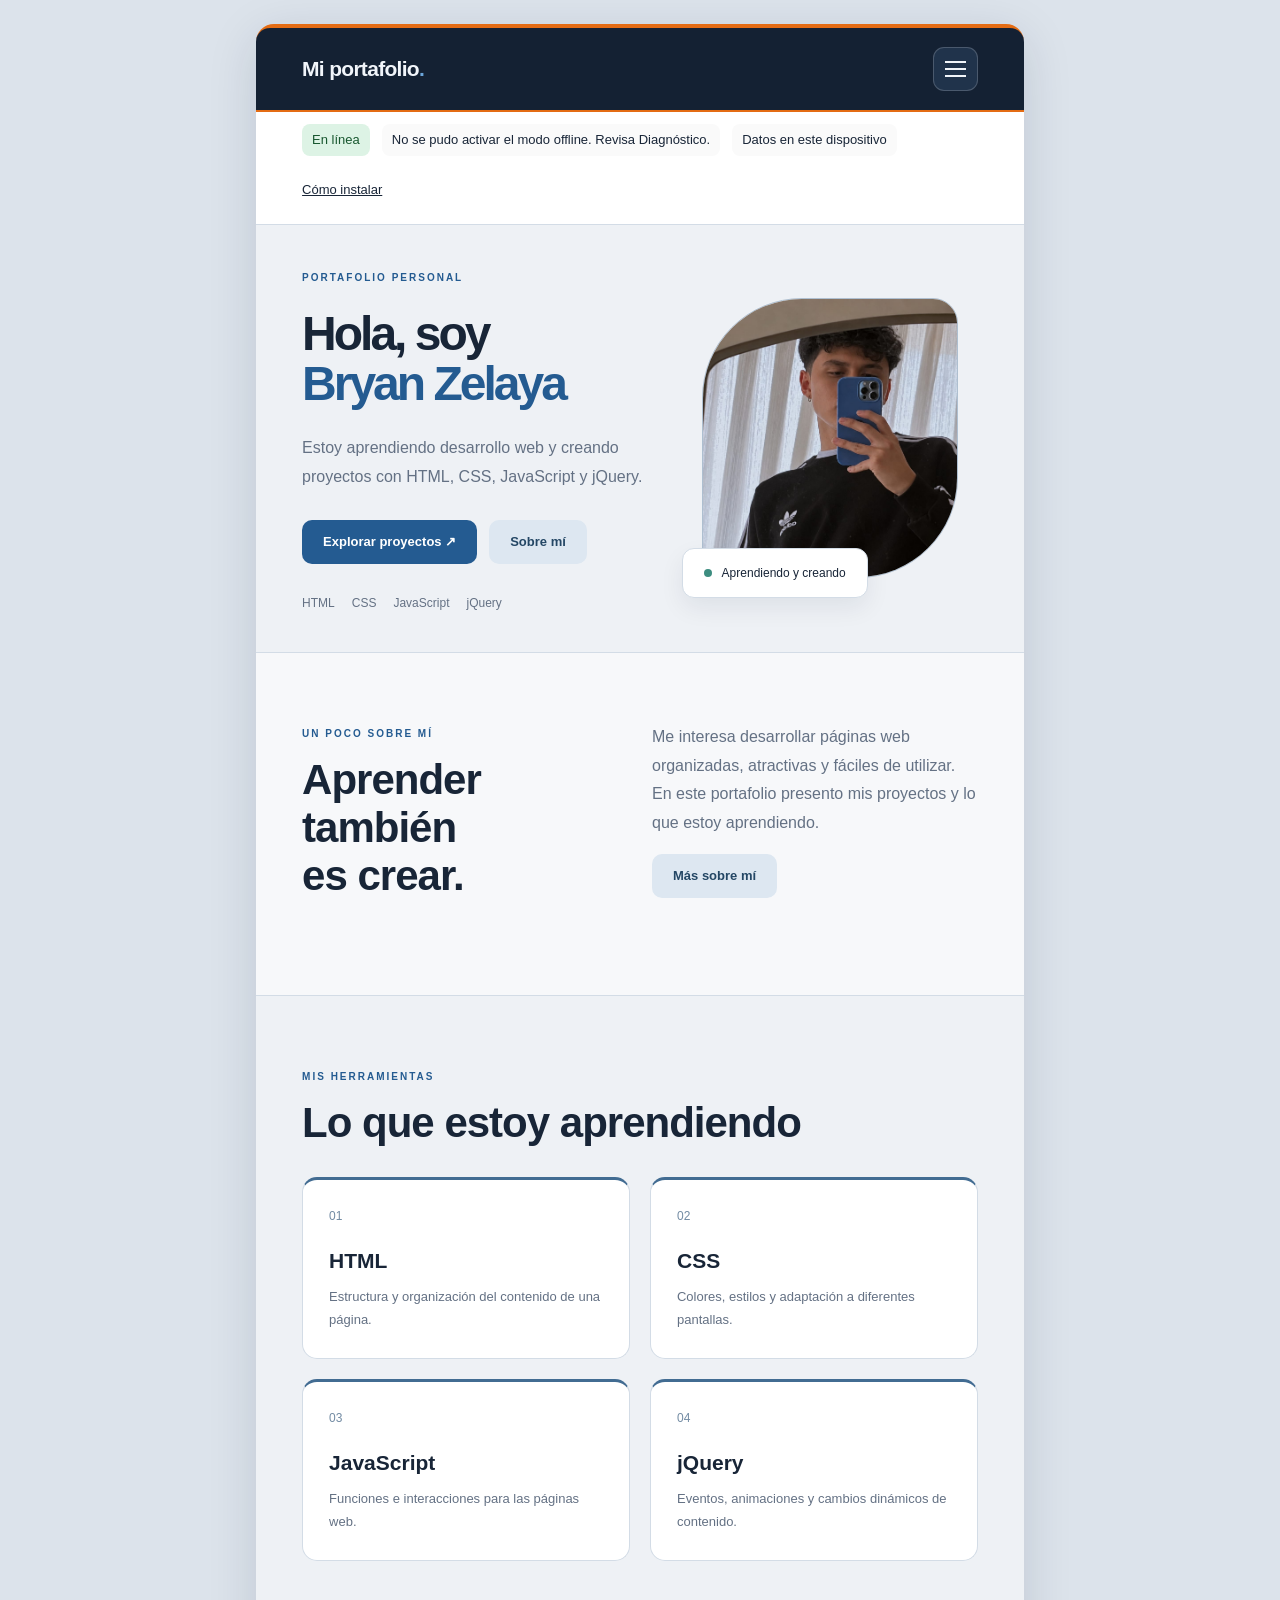
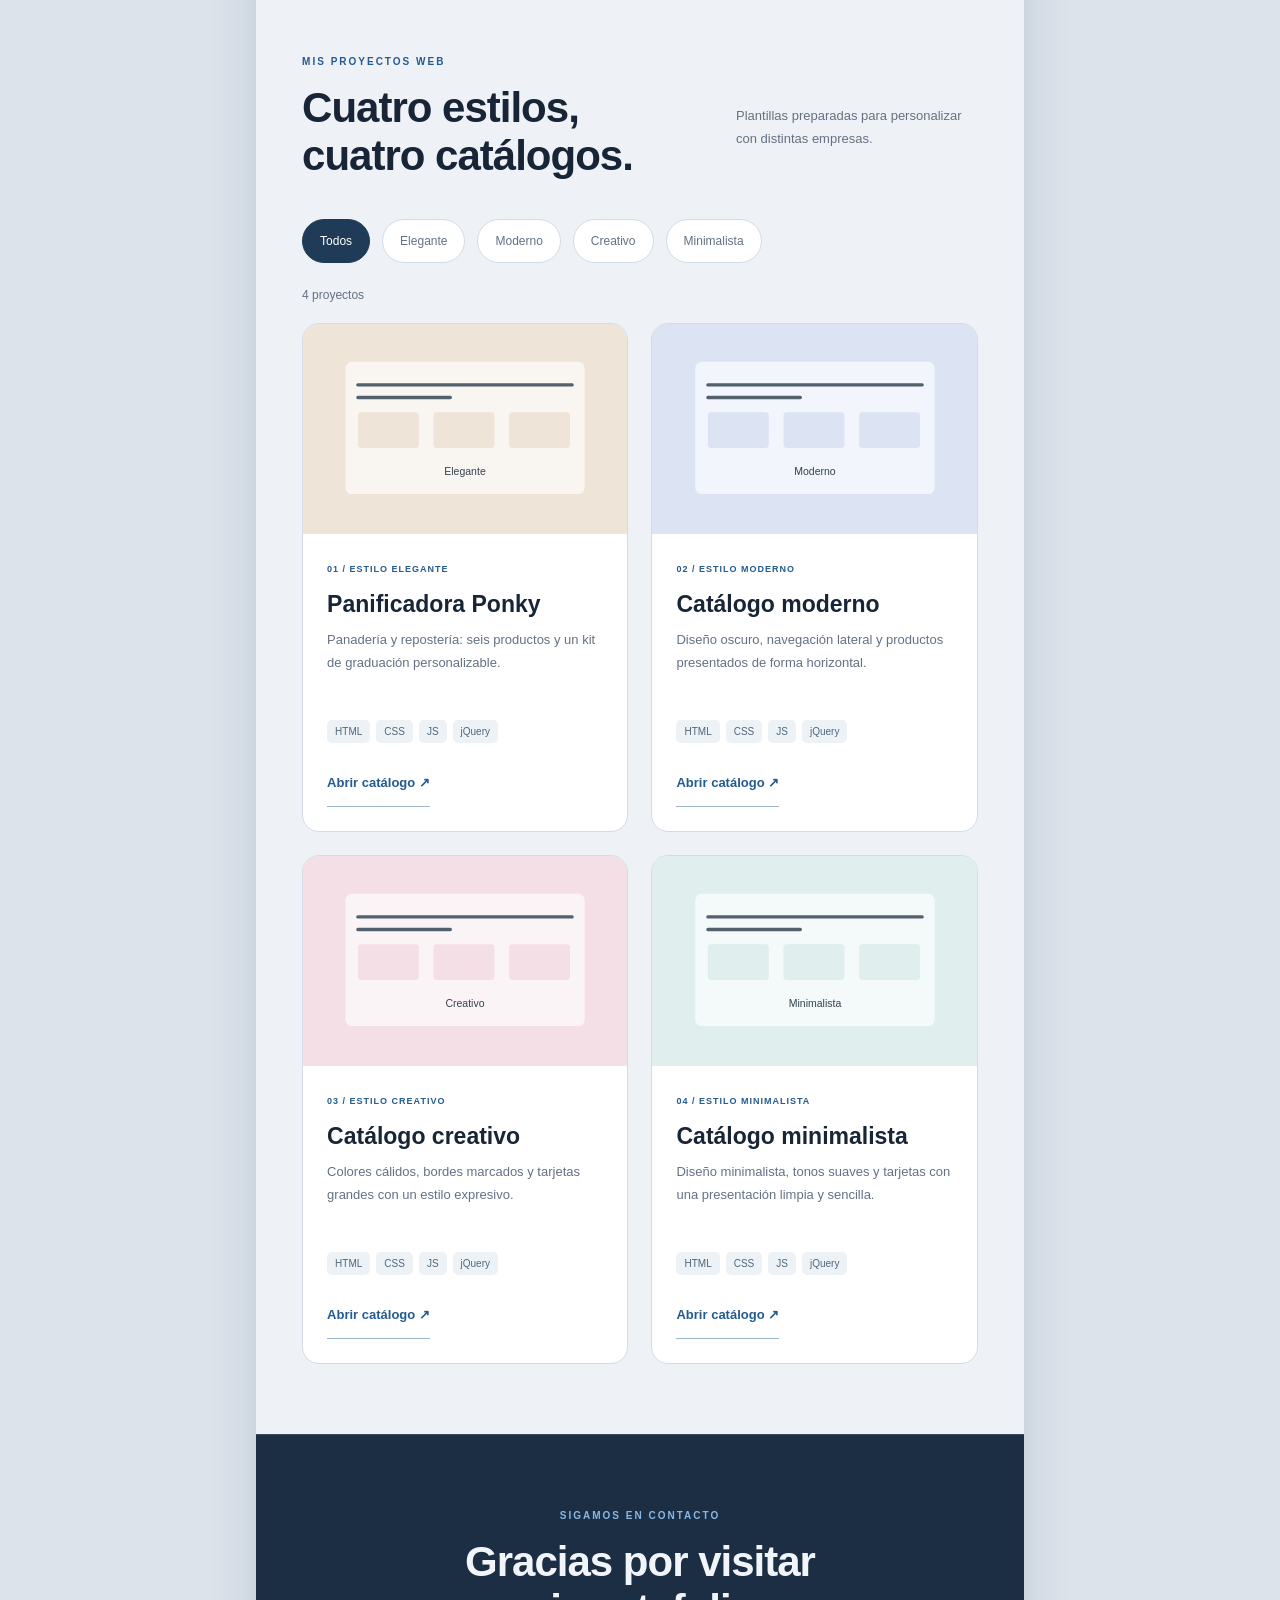
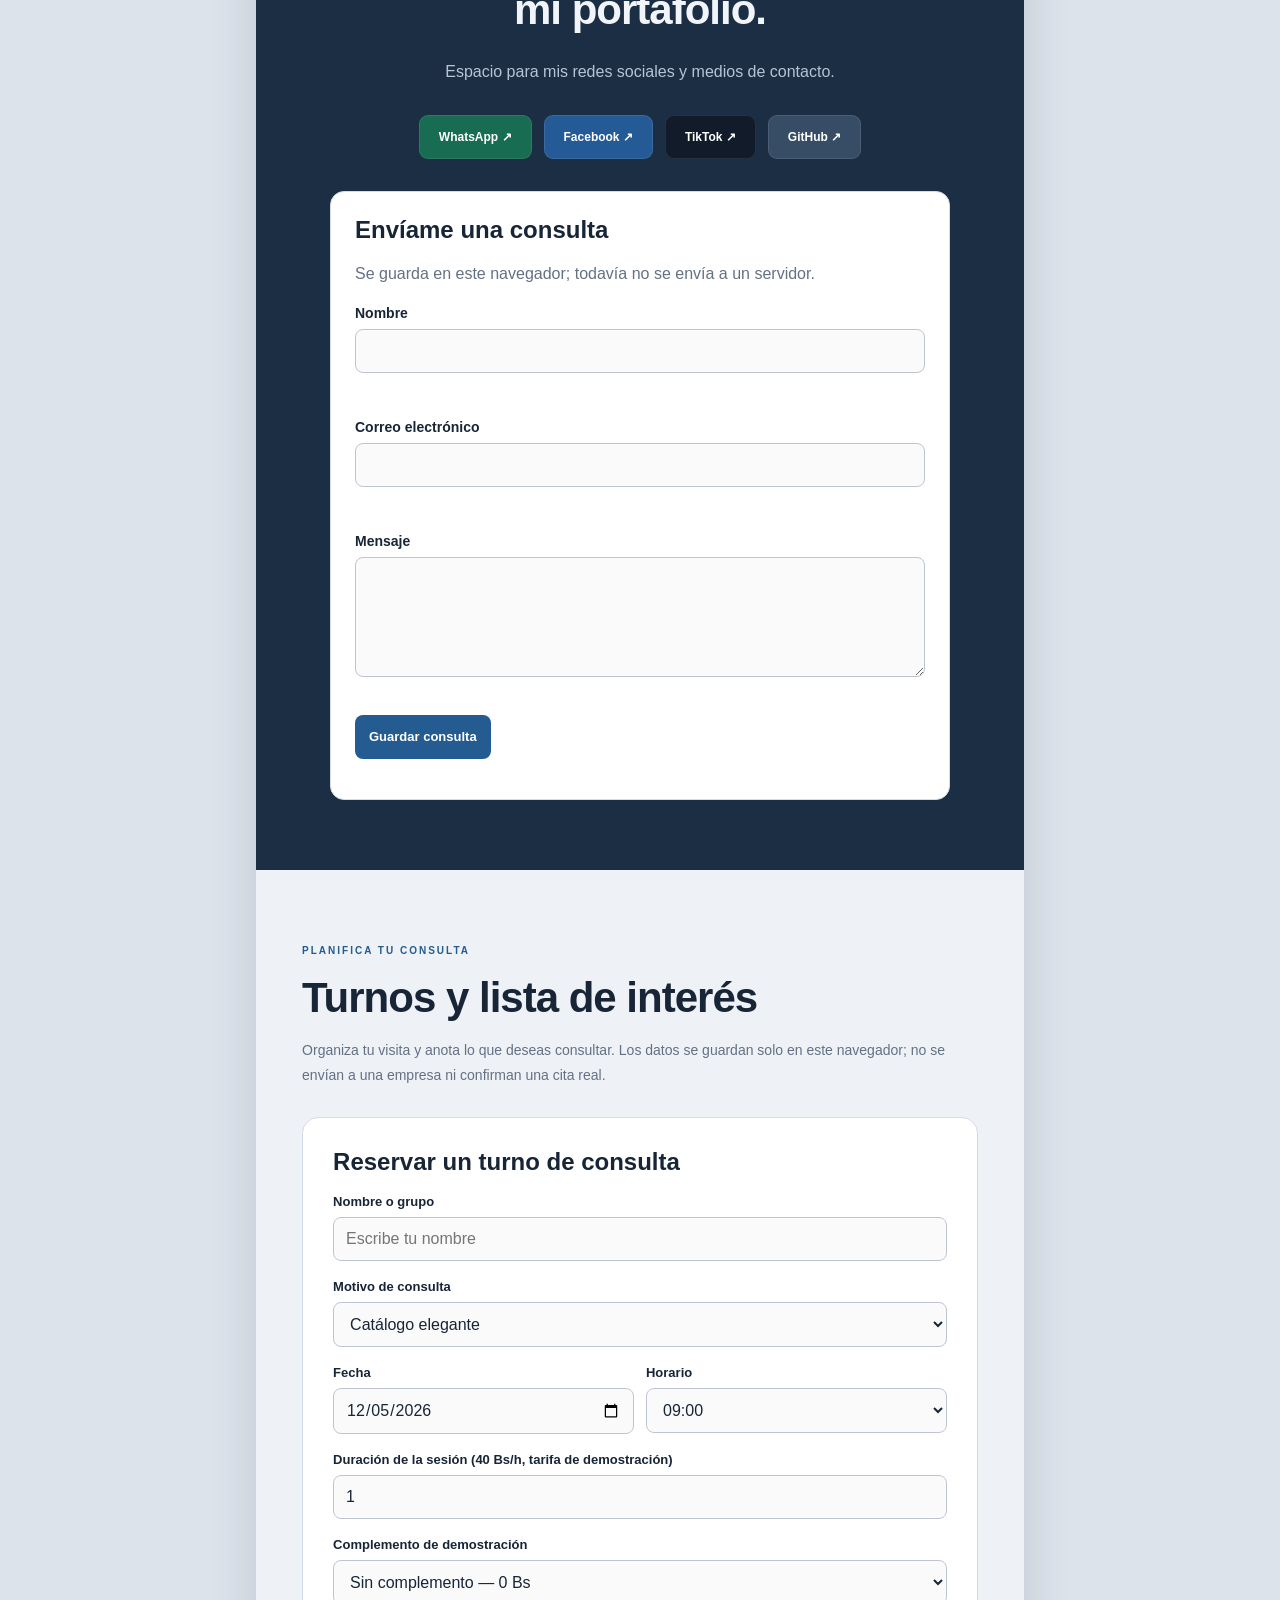
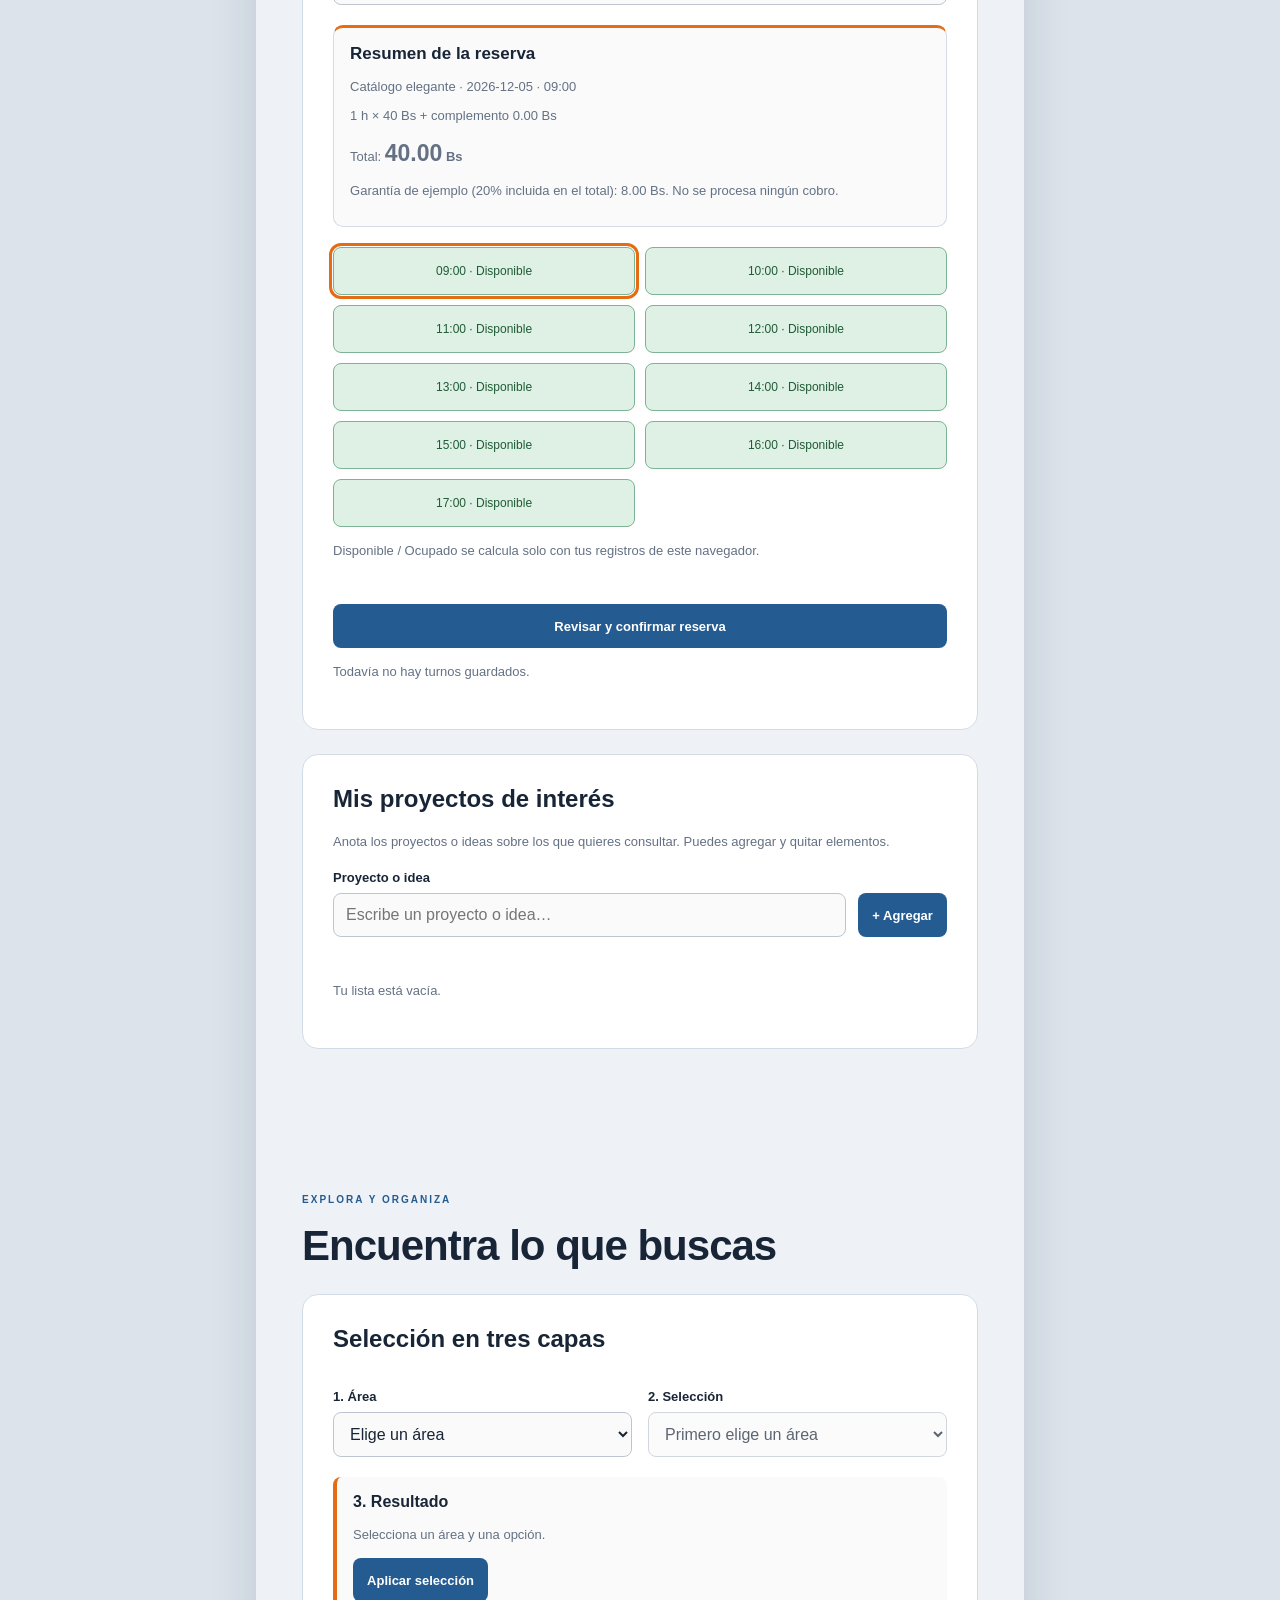
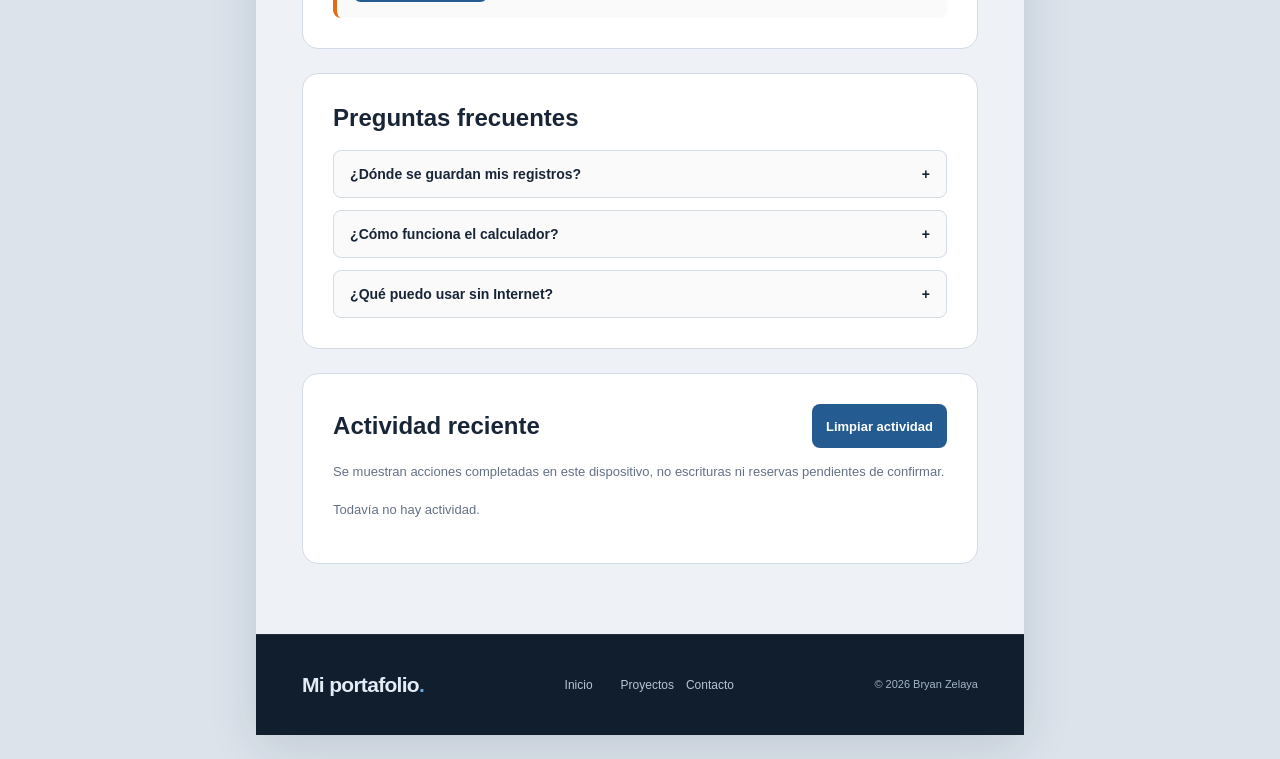
<file: index.html>
<!DOCTYPE html>
<html lang="es">
<head>
  <meta charset="UTF-8">
  <meta name="viewport" content="width=device-width, initial-scale=1.0">
  <meta name="description" content="Portafolio personal y proyectos de desarrollo web">
  <title>Mi portafolio</title>

  <link rel="stylesheet" href="style.css?v=guia2">

  <link rel="stylesheet" href="assets/responsividad.css?v=guia2">
  <script defer src="assets/vendor/jquery-3.7.1.min.js"></script>
  <script defer src="script.js?v=guia2"></script>
  <script defer src="assets/modulos.js?v=guia2"></script>
  <link rel="manifest" href="manifest.json">
  <meta name="theme-color" content="#142133">
  <meta name="apple-mobile-web-app-capable" content="yes">
  <link rel="apple-touch-icon" href="icons/icon-192.png">
  <link rel="icon" href="icons/icon-192.png" type="image/png">
  <link rel="stylesheet" href="assets/pwa.css?v=pwa1">
  <script defer src="sync-config.js"></script>
  <script defer src="assets/cola-offline.js"></script>
  <script defer src="pwa.js?v=pwa1"></script>
  <link rel="stylesheet" href="assets/ui-avanzada.css?v=ui2">
  <script defer src="assets/ui-avanzada.js?v=ui2"></script>
</head>
<body data-catalogo="portafolio" class="vista-personal">

  <header data-hidratado="false" class="cabecera">
    <a href="#inicio" class="marca">Mi portafolio<span>.</span></a>

    <button
      id="boton-menu" disabled aria-busy="true"
      class="boton-menu"
      type="button"
      aria-label="Abrir menú"
      aria-controls="menu"
      aria-expanded="false">
      <span></span>
      <span></span>
      <span></span>
    </button>

    <nav id="menu" class="menu" aria-label="Navegación principal">
      <a href="#inicio">Inicio</a>
      <a href="#sobre-mi">Sobre mí</a>
      <a href="#habilidades">Habilidades</a>
      <a href="#proyectos">Proyectos</a>
      <a href="#contacto">Contacto</a>
      <a href="#modulos-practicos">Turnos y lista</a>
      <a href="#herramientas-ui">Filtros y actividad</a>
      <a href="diagnostico.html">Diagnóstico</a>
    </nav>
  </header>
  <span id="estadoHidratacion" class="solo-lectores" role="status">Preparando interacción…</span>

  <main>

    <section id="inicio" class="contenedor portada">
      <div class="presentacion">
        <span class="etiqueta">PORTAFOLIO PERSONAL</span>

        <h1>Hola, soy<br><span>Bryan Zelaya</span></h1>

        <p>
          Estoy aprendiendo desarrollo web y creando proyectos
          con HTML, CSS, JavaScript y jQuery.
        </p>

        <div class="acciones">
          <a href="#proyectos" class="boton principal">
            Explorar proyectos ↗
          </a>
          <a href="#sobre-mi" class="boton secundario">
            Sobre mí
          </a>
        </div>

        <div class="tecnologias">
          <span>HTML</span>
          <span>CSS</span>
          <span>JavaScript</span>
          <span>jQuery</span>
        </div>
      </div>

      <div class="perfil">
        <div class="marco-foto">
          <img
            src="img/perfil.jpg"
            alt="Fotografía de presentación"
            data-respaldo="Tu fotografía">
        </div>

        <div class="nota-perfil">
          <span class="punto"></span>
          Aprendiendo y creando
        </div>
      </div>
    </section>

    <section id="sobre-mi" class="seccion franja">
      <div class="contenedor sobre-mi">
        <div>
          <span class="etiqueta">UN POCO SOBRE MÍ</span>
          <h2>Aprender también<br>es crear.</h2>
        </div>

        <div>
          <p>
            Me interesa desarrollar páginas web organizadas,
            atractivas y fáciles de utilizar. En este portafolio
            presento mis proyectos y lo que estoy aprendiendo.
          </p>

          <button
            id="boton-info"
            class="boton secundario"
            type="button"
            aria-controls="informacion-extra"
            aria-expanded="false">
            Más sobre mí
          </button>

          <div id="informacion-extra">
            <p>
              Mi objetivo es mejorar mis habilidades de programación,
              practicar con distintos diseños y aplicar mis conocimientos
              en proyectos que pueda seguir personalizando.
            </p>
          </div>
        </div>
      </div>
    </section>

    <section id="habilidades" class="contenedor seccion">
      <span class="etiqueta">MIS HERRAMIENTAS</span>
      <h2>Lo que estoy aprendiendo</h2>

      <div class="habilidades">
        <article class="habilidad">
          <span class="numero">01</span>
          <h3>HTML</h3>
          <p>Estructura y organización del contenido de una página.</p>
        </article>

        <article class="habilidad">
          <span class="numero">02</span>
          <h3>CSS</h3>
          <p>Colores, estilos y adaptación a diferentes pantallas.</p>
        </article>

        <article class="habilidad">
          <span class="numero">03</span>
          <h3>JavaScript</h3>
          <p>Funciones e interacciones para las páginas web.</p>
        </article>

        <article class="habilidad">
          <span class="numero">04</span>
          <h3>jQuery</h3>
          <p>Eventos, animaciones y cambios dinámicos de contenido.</p>
        </article>
      </div>
    </section>

    <section id="proyectos" class="contenedor seccion proyectos-seccion">
      <div class="titulo-proyectos">
        <div>
          <span class="etiqueta">MIS PROYECTOS WEB</span>
          <h2>Cuatro estilos, cuatro catálogos.</h2>
        </div>
        <p>
          Plantillas preparadas para personalizar con distintas empresas.
        </p>
      </div>

      <div class="filtros" role="group" aria-label="Filtrar proyectos">
        <button class="filtro activo" type="button"
          data-filtro="todos" aria-pressed="true">
          Todos
        </button>

        <button class="filtro" type="button"
          data-filtro="elegante" aria-pressed="false">
          Elegante
        </button>

        <button class="filtro" type="button"
          data-filtro="moderno" aria-pressed="false">
          Moderno
        </button>

        <button class="filtro" type="button"
          data-filtro="creativo" aria-pressed="false">
          Creativo
        </button>
        <button class="filtro" type="button"
          data-filtro="minimalista" aria-pressed="false">
          Minimalista
        </button>
      </div>

      <p id="contador" class="contador" aria-live="polite">
        4 proyectos
      </p>

      <div class="proyectos">

        <article class="proyecto"
          data-estilo="elegante" data-color="#eee4d7">

          <a href="catalogo1/index.html"
            class="imagen-proyecto tono-1"
            aria-label="Abrir catálogo de Panificadora Ponky">
            <img
              src="assets/img/catalogo1.svg"
              alt="Vista previa del catálogo elegante"
              data-respaldo="Catálogo 01"
              loading="lazy">
          </a>

          <div class="proyecto-info">
            <span class="estado">01 / ESTILO ELEGANTE</span>
            <h3>Panificadora Ponky</h3>

            <p>
              Panadería y repostería: seis productos y
              un kit de graduación personalizable.
            </p>

            <div class="etiquetas-proyecto">
              <span>HTML</span>
              <span>CSS</span>
              <span>JS</span>
              <span>jQuery</span>
            </div>

            <a href="catalogo1/index.html" class="enlace-proyecto">
              Abrir catálogo ↗
            </a>
          </div>
        </article>

        <article class="proyecto"
          data-estilo="moderno" data-color="#e0e6f4">

          <a href="catalogo2/index.html"
            class="imagen-proyecto tono-2"
            aria-label="Abrir catálogo 2, estilo moderno">
            <img
              src="assets/img/catalogo2.svg"
              alt="Vista previa del catálogo moderno"
              data-respaldo="Catálogo 02"
              loading="lazy">
          </a>

          <div class="proyecto-info">
            <span class="estado">02 / ESTILO MODERNO</span>
            <h3>Catálogo moderno</h3>

            <p>
              Diseño oscuro, navegación lateral y productos
              presentados de forma horizontal.
            </p>

            <div class="etiquetas-proyecto">
              <span>HTML</span>
              <span>CSS</span>
              <span>JS</span>
              <span>jQuery</span>
            </div>

            <a href="catalogo2/index.html" class="enlace-proyecto">
              Abrir catálogo ↗
            </a>
          </div>
        </article>

        <article class="proyecto"
          data-estilo="creativo" data-color="#f4dfe7">

          <a href="catalogo3/index.html"
            class="imagen-proyecto tono-3"
            aria-label="Abrir catálogo 3, estilo creativo">
            <img
              src="assets/img/catalogo3.svg"
              alt="Vista previa del catálogo creativo"
              data-respaldo="Catálogo 03"
              loading="lazy">
          </a>

          <div class="proyecto-info">
            <span class="estado">03 / ESTILO CREATIVO</span>
            <h3>Catálogo creativo</h3>

            <p>
              Colores cálidos, bordes marcados y tarjetas
              grandes con un estilo expresivo.
            </p>

            <div class="etiquetas-proyecto">
              <span>HTML</span>
              <span>CSS</span>
              <span>JS</span>
              <span>jQuery</span>
            </div>

            <a href="catalogo3/index.html" class="enlace-proyecto">
              Abrir catálogo ↗
            </a>
          </div>
        </article>


        <article class="proyecto"
          data-estilo="minimalista" data-color="#e0eeee">

          <a href="catalogo4/index.html"
            class="imagen-proyecto tono-4"
            aria-label="Abrir catálogo 1, estilo minimalista">
            <img
              src="assets/img/catalogo4.svg"
              alt="Vista previa del catálogo minimalista"
              data-respaldo="Catálogo 04"
              loading="lazy">
          </a>

          <div class="proyecto-info">
            <span class="estado">04 / ESTILO MINIMALISTA</span>
            <h3>Catálogo minimalista</h3>

            <p>
              Diseño minimalista, tonos suaves y tarjetas
              con una presentación limpia y sencilla.
            </p>

            <div class="etiquetas-proyecto">
              <span>HTML</span>
              <span>CSS</span>
              <span>JS</span>
              <span>jQuery</span>
            </div>

            <a href="catalogo4/index.html" class="enlace-proyecto">
              Abrir catálogo ↗
            </a>
          </div>
        </article>

      </div>
    </section>

    <section id="contacto" class="seccion contacto">
      <div class="contenedor">
        <span class="etiqueta">SIGAMOS EN CONTACTO</span>
        <h2>Gracias por visitar<br>mi portafolio.</h2>
        <p>Espacio para mis redes sociales y medios de contacto.</p>

        <div class="redes">
          <button class="red whatsapp" type="button" data-red="whatsapp">
            WhatsApp ↗
          </button>

          <button class="red facebook" type="button" data-red="facebook">
            Facebook ↗
          </button>

          <button class="red tiktok" type="button" data-red="tiktok">
            TikTok ↗
          </button>

          <button class="red github" type="button" data-red="github">
            GitHub ↗
          </button>
        </div>
      </div>
      <form id="pwaForm" class="contacto-personal" novalidate>
        <h3>Envíame una consulta</h3><p>Se guarda en este navegador; todavía no se envía a un servidor.</p>
        <label for="nombre">Nombre</label><input id="nombre" name="nombre" type="text" autocomplete="name" required minlength="2" maxlength="80" aria-describedby="err-nombre"><small id="err-nombre" class="error-modulo" aria-live="polite"></small>
        <label for="correo">Correo electrónico</label><input id="correo" name="correo" type="email" autocomplete="email" required maxlength="150" aria-describedby="err-correo"><small id="err-correo" class="error-modulo" aria-live="polite"></small>
        <label for="mensaje">Mensaje</label><textarea id="mensaje" name="mensaje" required minlength="10" maxlength="500" aria-describedby="err-mensaje"></textarea><small id="err-mensaje" class="error-modulo" aria-live="polite"></small>
        <button type="submit" class="btn-accion">Guardar consulta</button><p id="resultadoContacto" role="status"></p>
      </form>
    </section>

    <div id="modulos-practicos" class="contenedor seccion"></div>
  </main>

  <footer>
    <div class="contenedor footer-contenido">
      <a href="#inicio" class="marca">Mi portafolio<span>.</span></a>

      <nav class="footer-enlaces" aria-label="Navegación del pie de página">
        <a href="#inicio">Inicio</a>
        <a href="#proyectos">Proyectos</a>
        <a href="#contacto">Contacto</a>
      </nav>

      <p>© <span id="anio"></span> Bryan Zelaya</p>
    </div>
  </footer>

  <div id="aviso" class="aviso" role="status"></div>

</body>
</html>
</file>
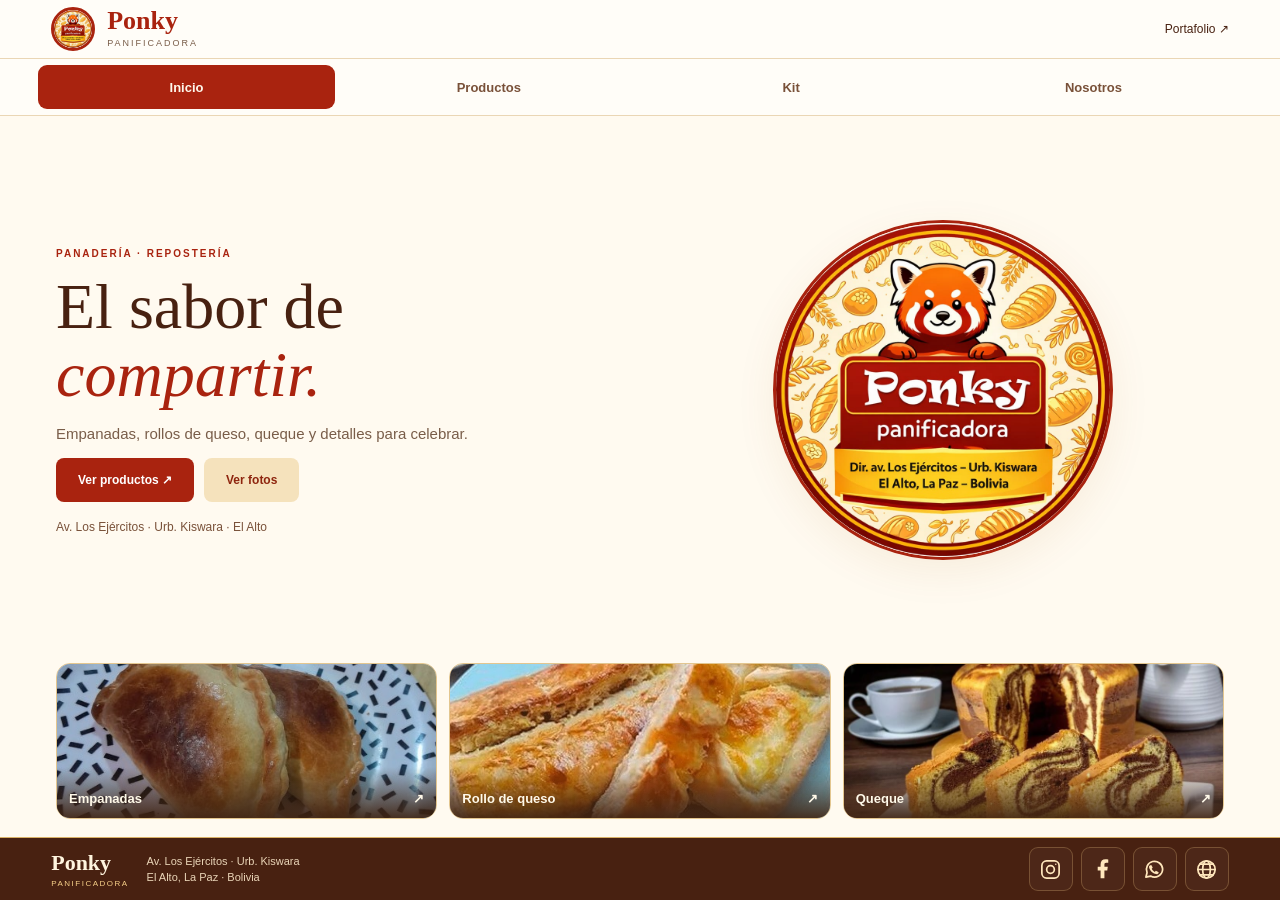
<file: catalogo1/index.html>
<!DOCTYPE html>
<html lang="es">
<head>
  <meta charset="UTF-8">
  <meta name="viewport" content="width=device-width, initial-scale=1.0">
  <title>Ponky | Panificadora y kits de graduación</title>
  <meta name="description" content="Panificadora Ponky en El Alto: empanadas, rollos de queso, queque, pucas y kits de graduación personalizados.">
  <link rel="stylesheet" href="style.css?v=guia2">
  <link rel="stylesheet" href="../assets/catalogos-extra.css?v=guia2">
  <link rel="stylesheet" href="../assets/responsividad.css?v=guia2">
  <script defer src="../assets/vendor/jquery-3.7.1.min.js"></script>
  <script defer src="ponky-datos.js?v=ponky1"></script>
  <script defer src="../assets/catalogos.js?v=ponky1"></script>
  <link rel="manifest" href="../manifest.json">
  <meta name="theme-color" content="#142133">
  <meta name="apple-mobile-web-app-capable" content="yes">
  <link rel="apple-touch-icon" href="../icons/icon-192.png">
  <link rel="icon" href="../icons/icon-192.png" type="image/png">
  <link rel="stylesheet" href="../assets/pwa.css?v=pwa1">
  <script defer src="../sync-config.js"></script>
  <script defer src="../assets/cola-offline.js"></script>
  <script defer src="../pwa.js?v=pwa1"></script>
  <link rel="stylesheet" href="ponky.css?v=footer1">
  <script defer src="ponky.js?v=solo-catalogo"></script>
  <link rel="stylesheet" href="pantallas.css?v=pestanas1">
  <script defer src="pantallas.js?v=pestanas1"></script>
</head>
<body data-catalogo="1" data-marca="ponky" class="ponky-sin-scroll">
  <header class="cabecera-pantallas" data-hidratado="false"><a href="#inicio" class="marca marca-ponky"><span class="logo-circular logo-circular-cabecera"><img src="img/logo-ponky.png" alt="Logo de Ponky" class="logo-ponky" data-imagen-ponky><span class="reemplazo-ponky" hidden>P</span></span><span class="nombre-ponky">Ponky<small>Panificadora</small></span></a><a class="volver-portafolio" href="../index.html">Portafolio ↗</a></header>
  <span id="estadoHidratacion" class="solo-lectores" role="status">Preparando interacción…</span>
  <nav class="pestanas-ponky" id="pestanasPonky" role="tablist" aria-label="Secciones de Ponky">
<button type="button" role="tab" id="tab-inicio" aria-controls="inicio" aria-selected="true" tabindex="0">Inicio</button>
<button type="button" role="tab" id="tab-catalogo" aria-controls="catalogo" aria-selected="false" tabindex="-1">Productos</button>
<button type="button" role="tab" id="tab-kitPonky" aria-controls="kitPonky" aria-selected="false" tabindex="-1">Kit</button>
<button type="button" role="tab" id="tab-nosotros" aria-controls="nosotros" aria-selected="false" tabindex="-1">Nosotros</button>
  </nav>
  <main id="pantallasPonky">
    <section id="inicio" class="vista-ponky portada-pantalla portada-con-franja" role="tabpanel" aria-labelledby="tab-inicio">
      <div class="intro-pantalla"><span class="etiqueta">PANADERÍA · REPOSTERÍA</span><h1>El sabor de<br><em>compartir.</em></h1><p>Empanadas, rollos de queso, queque y detalles para celebrar.</p><div class="acciones-inicio"><a class="boton" href="#catalogo">Ver productos ↗</a><button id="abrirCarruselPonky" type="button" class="boton boton-crema">Ver fotos</button></div><span class="direccion-inicio">Av. Los Ejércitos · Urb. Kiswara · El Alto</span></div>
      <div class="logo-presentacion"><div class="logo-circular logo-circular-portada"><img src="img/logo-ponky.png" alt="Ponky Panificadora" data-imagen-ponky><span class="reemplazo-ponky" hidden>Ponky</span></div></div>
<div class="franja-productos-inicio" aria-label="Una muestra de nuestros productos">
  <button type="button" class="foto-inicio" data-ampliar-destacada="1" aria-label="Ampliar foto de empanadas"><img src="img/empanadas.jpg" alt="Empanadas Ponky" loading="lazy" width="400" height="240" data-imagen-ponky><span class="reemplazo-ponky" hidden>Empanadas</span><span class="nombre-foto-inicio">Empanadas <span aria-hidden="true">↗</span></span></button>
  <button type="button" class="foto-inicio" data-ampliar-destacada="2" aria-label="Ampliar foto de rollo de queso"><img src="img/rollo-de-queso.jpg" alt="Rollo de queso Ponky" loading="lazy" width="400" height="240" data-imagen-ponky><span class="reemplazo-ponky" hidden>Rollo de queso</span><span class="nombre-foto-inicio">Rollo de queso <span aria-hidden="true">↗</span></span></button>
  <button type="button" class="foto-inicio" data-ampliar-destacada="3" aria-label="Ampliar foto de queque"><img src="img/queque.jpg" alt="Queque Ponky" loading="lazy" width="400" height="240" data-imagen-ponky><span class="reemplazo-ponky" hidden>Queque</span><span class="nombre-foto-inicio">Queque <span aria-hidden="true">↗</span></span></button>
</div>
    </section>
    <section id="catalogo" class="vista-ponky productos-pantalla" role="tabpanel" aria-labelledby="tab-catalogo" hidden>
      <div class="barra-catalogo"><h2>Nuestros productos</h2><button id="abrirFiltrosPonky" type="button" class="boton-filtros">Filtros y orden</button><label class="buscar-pantalla"><span class="solo-lectores">Buscar producto</span><input id="buscar" type="search" placeholder="Buscar un producto…" autocomplete="off"></label></div>
      <div id="productos" class="productos rejilla-pantalla"></div><p id="vacio" hidden>No se encontraron productos.</p>
      <div class="paginacion-productos" aria-label="Paginación de productos"><button id="paginaAnteriorPonky" type="button" aria-label="Página anterior">←</button><span id="estadoPaginaPonky" role="status"></span><button id="paginaSiguientePonky" type="button" aria-label="Página siguiente">→</button><span id="contador" class="solo-lectores" aria-live="polite"></span></div>
    </section>
    <section id="kitPonky" class="vista-ponky kit-pantalla" role="tabpanel" aria-labelledby="tab-kitPonky" hidden>
      <div class="kit-texto"><span class="etiqueta">UN LOGRO QUE SE CELEBRA</span><h2>Kit de graduación</h2><ul class="contenido-kit contenido-kit-visual">
 <li><span class="imagen-componente icono-componente"><svg viewBox="0 0 64 64" aria-hidden="true" fill="none"><path d="M21 10h22l-2 9 6 6v31H17V25l6-6-2-9Z" fill="#fff4d5" stroke="#a26119" stroke-width="2.5"/><path d="M22 10h20v8H22z" fill="#eeb748"/><path d="M18 29h28v19H18z" fill="#b54122"/><path d="M32 35c-8-5-12 8-3 11 1 .3 2-.5 3-.5s2 1 3 .5c9-3 5-16-3-11Z" fill="#f5ce63"/><path d="M32 35v-4m0 1c1-4 5-4 6-4-1 3-3 5-6 4" stroke="#5f792d" stroke-width="2"/><path d="M25 22h14" stroke="#a26119" stroke-width="2"/></svg></span><span class="detalle-componente"><strong class="cantidad-componente">1</strong><span>Jugo de manzana<small>Del Valle</small></span></span></li>
 <li><span class="imagen-componente"><img src="img/empanadas.jpg" alt="Empanadas" loading="lazy" width="120" height="120" data-imagen-ponky><span class="reemplazo-ponky" hidden>Empanadas</span></span><span class="detalle-componente"><strong class="cantidad-componente">2</strong><span>Empanadas</span></span></li>
 <li><span class="imagen-componente"><img src="img/mini-rollo-de-queso.jpg" alt="Mini rollo de queso" loading="lazy" width="120" height="120" data-imagen-ponky><span class="reemplazo-ponky" hidden>Mini rollo</span></span><span class="detalle-componente"><strong class="cantidad-componente">1</strong><span>Mini rollo de queso</span></span></li>
 <li><span class="imagen-componente"><img src="img/queque.jpg" alt="Queque" loading="lazy" width="120" height="120" data-imagen-ponky><span class="reemplazo-ponky" hidden>Queque</span></span><span class="detalle-componente"><strong class="cantidad-componente">1</strong><span>Tajada de queque</span></span></li>
 <li><span class="imagen-componente icono-componente"><svg viewBox="0 0 64 64" aria-hidden="true" fill="none"><ellipse cx="32" cy="35" rx="25" ry="23" fill="#e5ad5a" stroke="#a26119" stroke-width="2.5"/><path d="M9 30c1-22 44-23 46 1-4 2-5-3-9 0-5 5-7-5-11 0-5 5-9-5-13-1-4 4-7-3-13 0Z" fill="#f6c4ba"/><ellipse cx="32" cy="34" rx="8" ry="7" fill="#fffaf0" stroke="#a26119" stroke-width="2"/><path d="m16 24 4 2m6-8 2 4m13-1-3 3m11 3-4 2m-30 6 3 3m29-1-4 2" stroke="#9f3b29" stroke-width="2.5" stroke-linecap="round"/></svg></span><span class="detalle-componente"><strong class="cantidad-componente">6</strong><span>Mini donas</span></span></li>
</ul><p class="precio-kit">Precio por confirmar</p><button class="boton consultar-kit-pantalla" type="button" data-consultar-producto="6">Consultar por WhatsApp ↗</button></div>
      <div class="foto-kit"><img src="img/kit-de-graduacion.jpg" alt="Kit de graduación Ponky" loading="lazy" data-imagen-ponky><div class="reemplazo-ponky" hidden><span>Kit de graduación</span><small>Tu fotografía irá aquí</small></div></div>
    </section>
    <section id="nosotros" class="vista-ponky nosotros-pantalla nosotros-con-carrusel" role="tabpanel" aria-labelledby="tab-nosotros" hidden>
      <div class="texto-nosotros"><div class="identidad-nosotros"><div class="logo-circular logo-circular-nosotros"><img src="img/logo-ponky.png" alt="Logo de Ponky Panificadora" data-imagen-ponky><span class="reemplazo-ponky" hidden>Ponky</span></div><span class="etiqueta">CONOCE PONKY</span></div><h2>Un detalle para<br>cada ocasión.</h2><p>En Ponky reunimos panadería, repostería y detalles para acompañar tus momentos especiales.</p><p class="direccion-nosotros">Encuéntranos en la Av. Los Ejércitos, urbanización Kiswara, en El Alto, La Paz.</p></div>
      <div class="galeria-nosotros carrusel-productos-ponky" aria-label="Galería de productos Ponky"><h3>Un vistazo a Ponky</h3><div class="carrusel" aria-label="Carrusel de productos Ponky"><div class="slides">
          <div class="slide">
            <img src="img/empanadas.jpg" alt="Empanadas Ponky">
            <span class="nombre-slide">Empanadas</span>
          </div>
          <div class="slide" hidden>
            <img src="img/rollo-de-queso.jpg" alt="Rollo de queso Ponky" loading="lazy">
            <span class="nombre-slide">Rollo de queso</span>
          </div>
          <div class="slide" hidden>
            <img src="img/queque.jpg" alt="Queque Ponky" loading="lazy">
            <span class="nombre-slide">Queque</span>
          </div>
          <div class="slide" hidden>
            <img src="img/mini-rollo-de-queso.jpg" alt="Mini rollo de queso Ponky" loading="lazy">
            <span class="nombre-slide">Mini rollo de queso</span>
          </div>
          <div class="slide" hidden>
            <img src="img/pucas.jpg" alt="Pucas Ponky" loading="lazy">
            <span class="nombre-slide">Pucas</span>
          </div>
          <div class="slide" hidden>
            <img src="img/kit-de-graduacion.jpg" alt="Kit de graduación Ponky" loading="lazy">
            <span class="nombre-slide">Kit de graduación</span>
          </div>
        </div>
        <div class="controles">
          <button id="anterior" type="button" aria-label="Producto anterior">←</button>
          <span id="numero-slide" aria-live="off">01 / 06</span>
          <button id="siguiente" type="button" aria-label="Producto siguiente">→</button>
          <button id="pausa" type="button">Pausar</button>
        </div></div></div>
    </section>

  </main>
  <div class="credito-pantalla">Ponky · Panadería y repostería</div>
  <footer id="footerPantallasPonky" class="footer-pantallas-ponky" aria-label="Dirección y redes de Ponky"><div class="footer-ponky-marca"><strong>Ponky <span>Panificadora</span></strong><p>Av. Los Ejércitos · Urb. Kiswara<br>El Alto, La Paz · Bolivia</p></div><div class="redes-ponky" role="group" aria-label="Redes sociales y sitio web de Ponky">
          <a class="icono-red-ponky" href="https://www.instagram.com/ponky.ppr/" target="_blank" rel="noopener noreferrer" aria-label="Instagram de Ponky (abre una pestaña nueva)" title="Instagram"><svg viewBox="0 0 24 24" width="24" height="24" fill="none" stroke="currentColor" stroke-width="1.8" stroke-linecap="round" stroke-linejoin="round" aria-hidden="true"><rect x="3" y="3" width="18" height="18" rx="5"/><circle cx="12" cy="12" r="4"/><circle cx="17.5" cy="6.5" r=".8" fill="currentColor" stroke="none"/></svg><span>Instagram</span></a>
          <a class="icono-red-ponky" href="https://www.facebook.com/profile.php?id=61593413475492&amp;locale=es_LA" target="_blank" rel="noopener noreferrer" aria-label="Facebook de Ponky (abre una pestaña nueva)" title="Facebook"><svg viewBox="0 0 24 24" width="24" height="24" fill="none" stroke="currentColor" stroke-width="1.8" stroke-linecap="round" stroke-linejoin="round" aria-hidden="true"><path d="M14 21v-8h3l.5-4H14V7c0-1.2.3-2 2-2h2V1.5c-.8-.1-1.8-.3-3-.3-3.1 0-5 1.9-5 5.3V9H7v4h3v8" fill="currentColor" stroke="none"/></svg><span>Facebook</span></a>
          <a class="icono-red-ponky" href="https://wa.me/qr/QQE35HF7TADBK1" target="_blank" rel="noopener noreferrer" aria-label="WhatsApp de Ponky (abre una pestaña nueva)" title="WhatsApp"><svg viewBox="0 0 24 24" width="24" height="24" fill="none" stroke="currentColor" stroke-width="1.8" stroke-linecap="round" stroke-linejoin="round" aria-hidden="true"><path d="M20.5 11.5a8.5 8.5 0 0 1-12.6 7.4L3 20l1.2-4.7a8.5 8.5 0 1 1 16.3-3.8Z"/><path d="M8 7.5c.3-.2.7-.1.9.2l1.1 2c.1.3 0 .6-.2.8l-.7.7c.7 1.5 1.7 2.6 3.3 3.3l.7-.9c.2-.2.5-.3.8-.1l2.1 1c.3.2.4.5.3.8-.4 1.2-1.5 1.8-2.7 1.5-3.5-.8-6.6-3.8-7.3-7.2-.2-1 .4-1.8 1.7-2.1Z" fill="currentColor" stroke="none"/></svg><span>WhatsApp</span></a>
          <a class="icono-red-ponky" href="https://sites.google.com/view/ponkycombo/inicio" target="_blank" rel="noopener noreferrer" aria-label="Página web de Ponky (abre una pestaña nueva)" title="Página web"><svg viewBox="0 0 24 24" width="24" height="24" fill="none" stroke="currentColor" stroke-width="1.8" stroke-linecap="round" stroke-linejoin="round" aria-hidden="true"><circle cx="12" cy="12" r="9"/><ellipse cx="12" cy="12" rx="4" ry="9"/><path d="M3 12h18M5 6.5h14M5 17.5h14"/></svg><span>Página web</span></a>
        </div></footer>
  <dialog id="filtrosPonky" class="filtros-pantalla-dialog" aria-labelledby="tituloFiltrosPonky"><div class="dialogo-cabecera"><h2 id="tituloFiltrosPonky">Filtros y orden</h2><button type="button" data-cerrar-dialogo="filtrosPonky" aria-label="Cerrar filtros">✕</button></div><div class="filtros" role="group" aria-label="Categorías"><button class="activo" data-categoria="todos" type="button" aria-pressed="true">Todos</button><button data-categoria="1" type="button" aria-pressed="false">Panadería</button><button data-categoria="2" type="button" aria-pressed="false">Repostería</button><button data-categoria="3" type="button" aria-pressed="false">Kits personalizados</button></div><div id="herramientasFiltrosPonky"></div><button type="button" class="boton" data-cerrar-dialogo="filtrosPonky">Ver productos</button></dialog>
  
  <dialog id="detalle" aria-labelledby="detalle-titulo"><button id="cerrar" type="button" aria-label="Cerrar detalles">✕</button><span class="etiqueta">DETALLES DEL PRODUCTO</span><h2 id="detalle-titulo"></h2><p id="detalle-texto"></p><strong id="detalle-precio"></strong></dialog>
  <div id="aviso" role="status"></div>
</body>
</html>
</file>
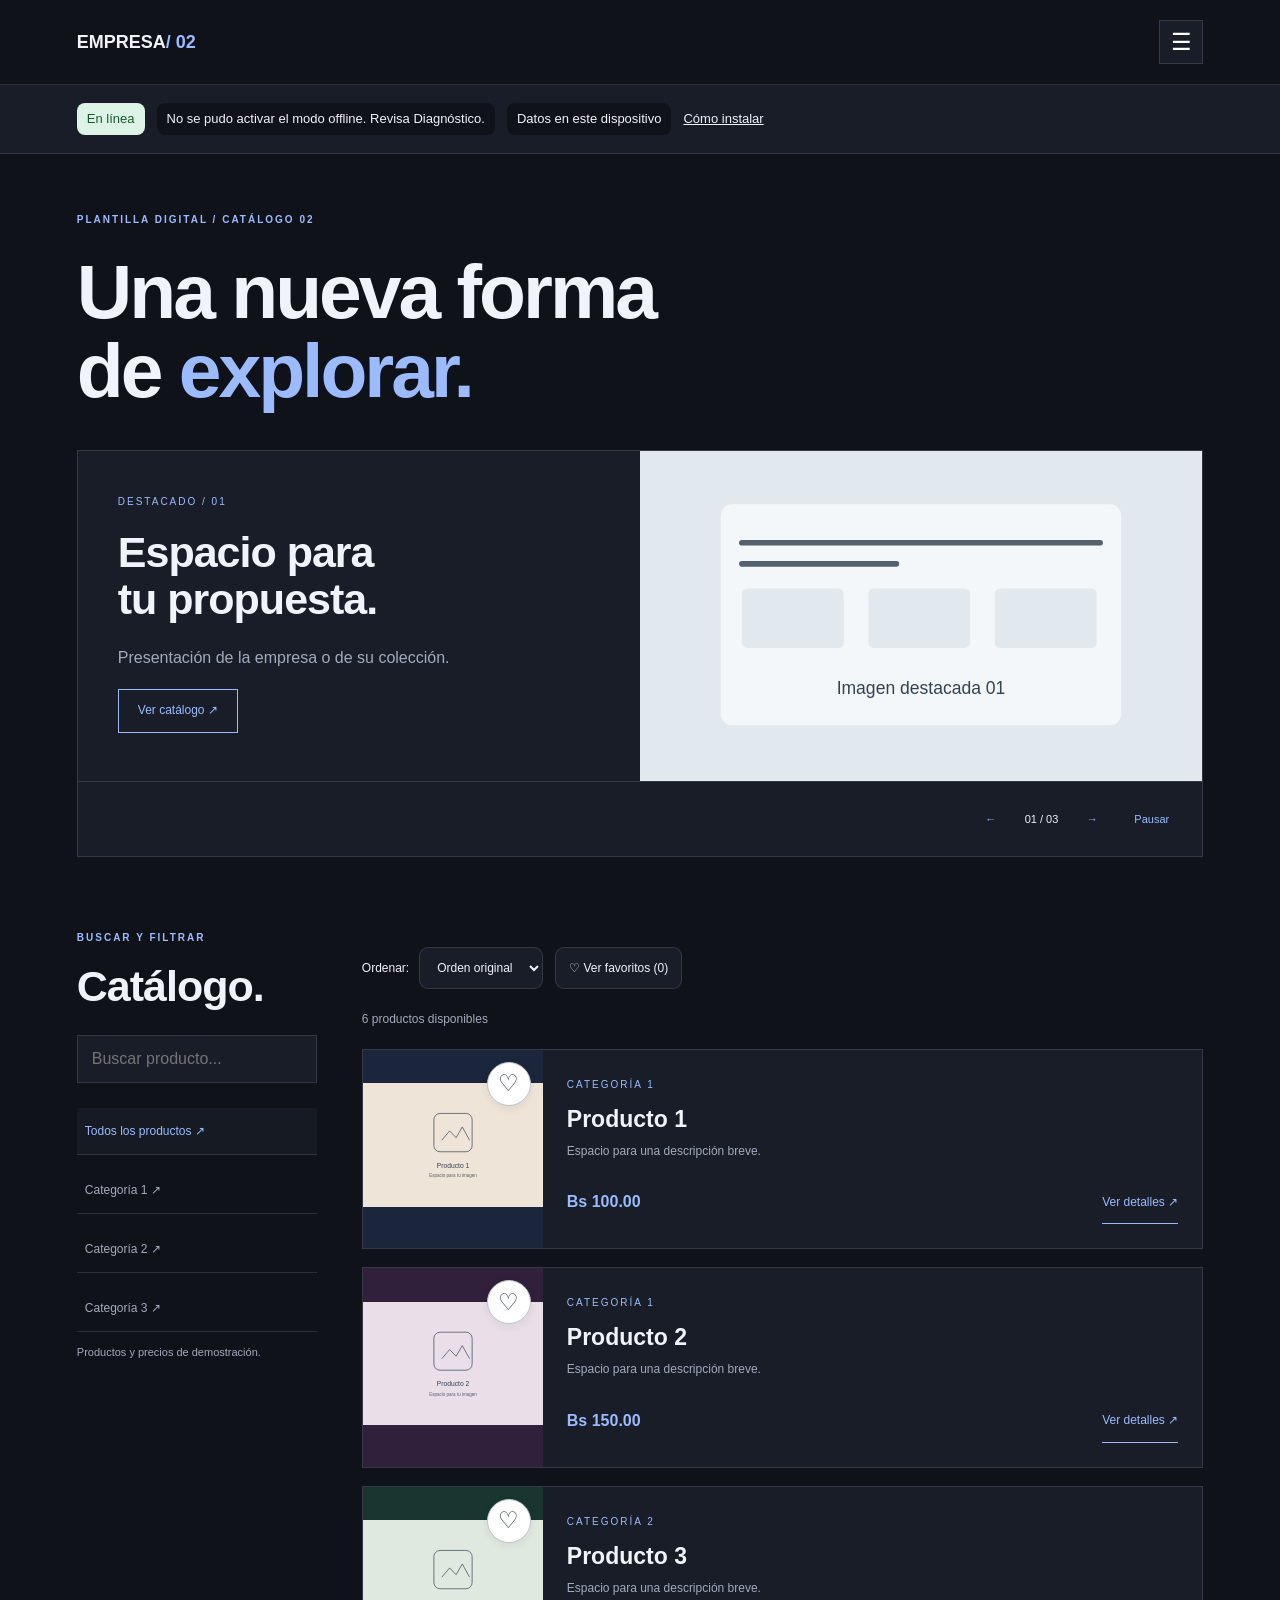
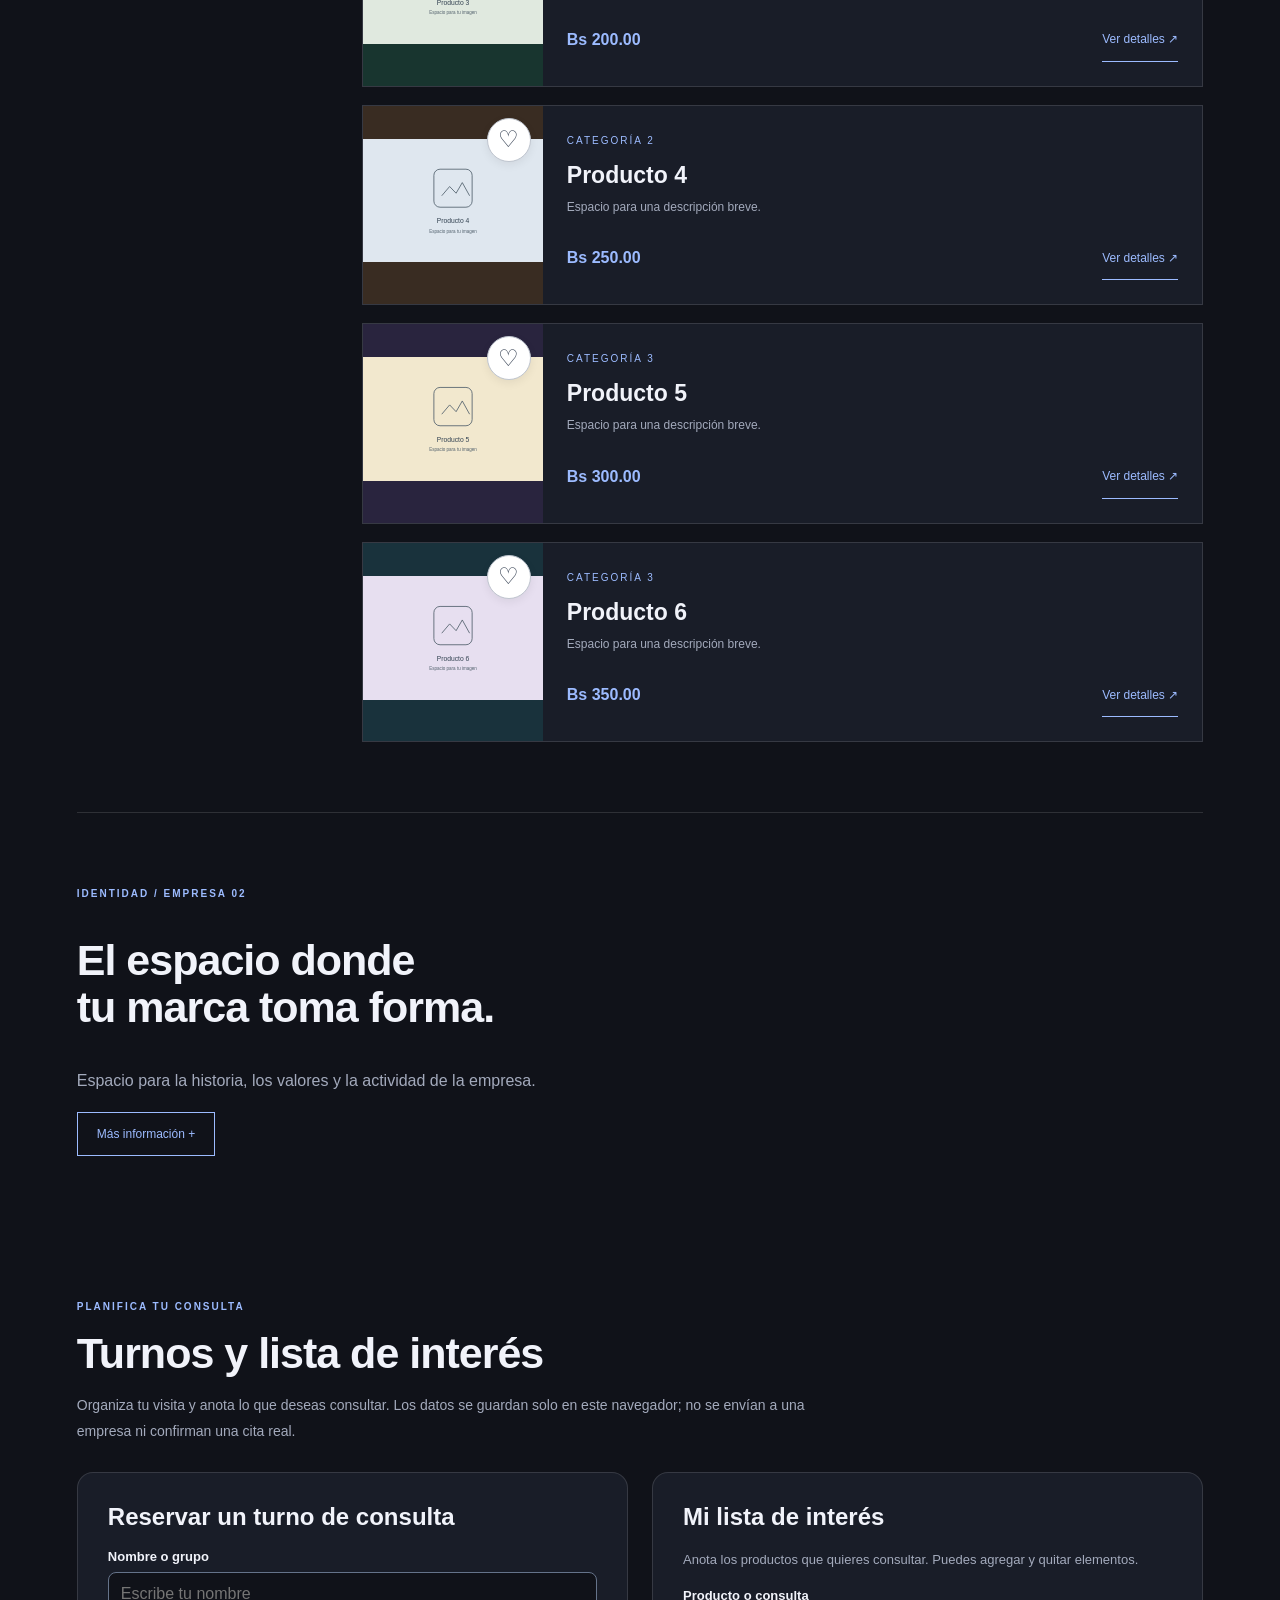
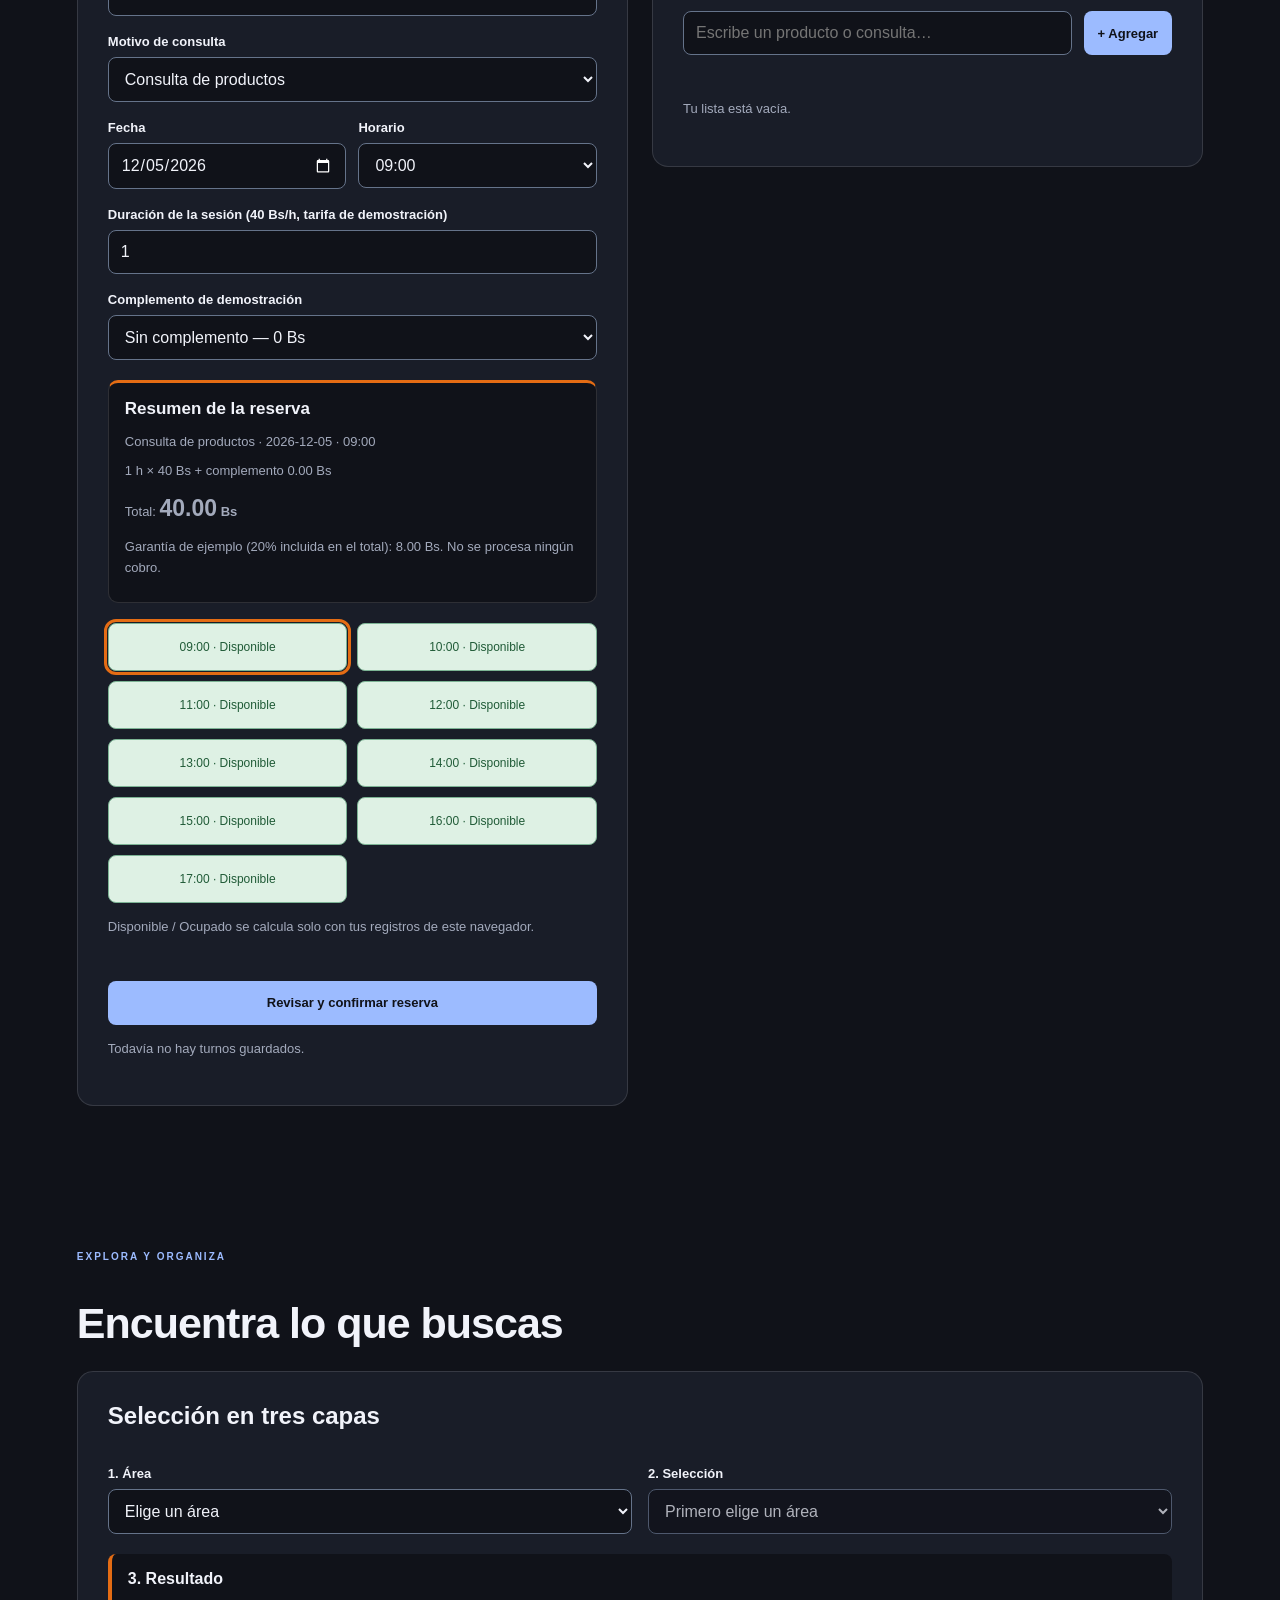
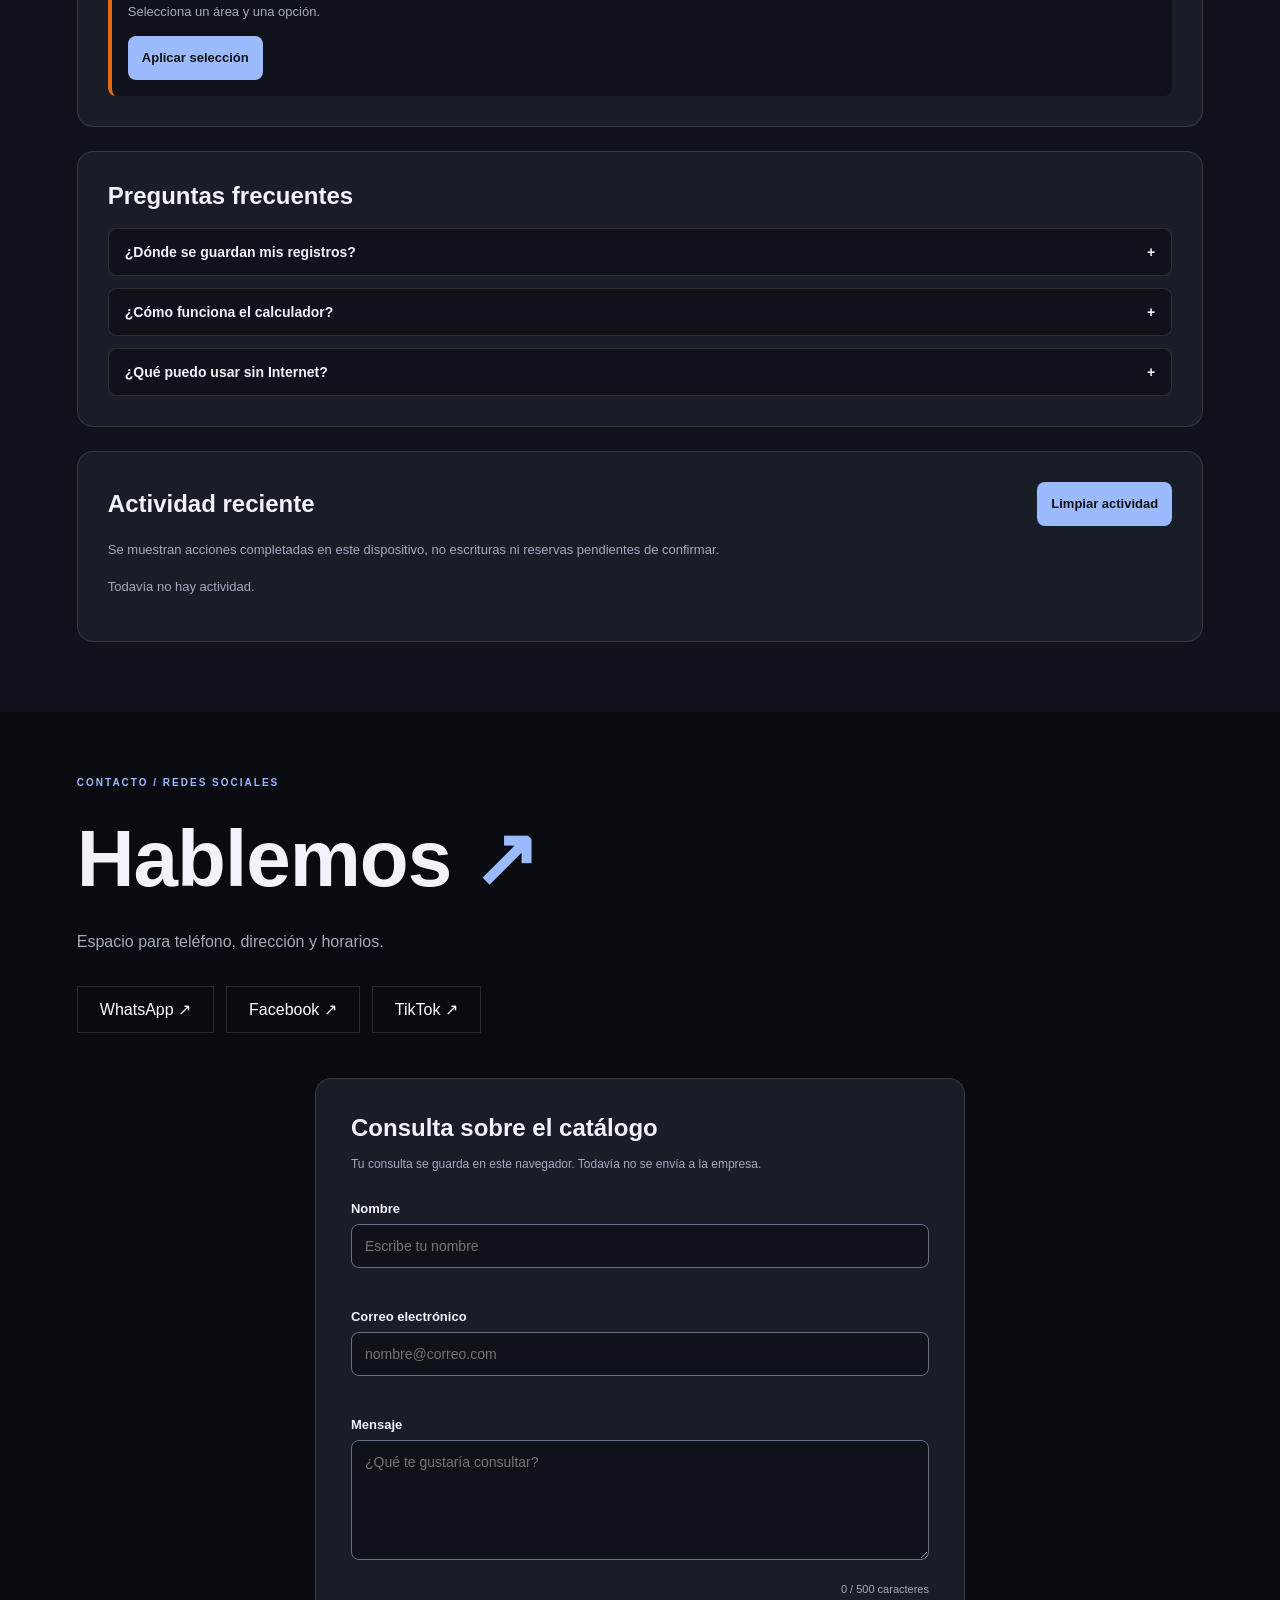
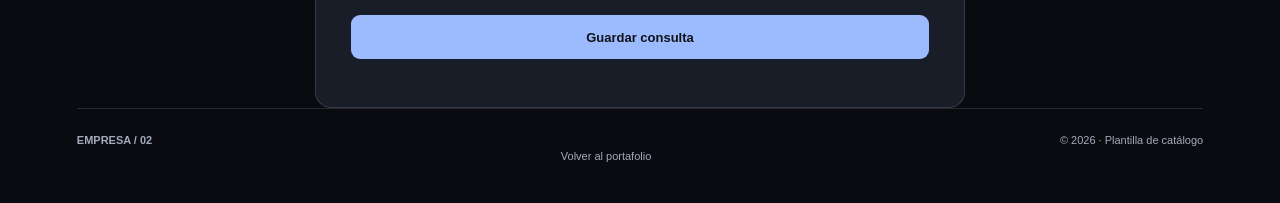
<file: catalogo2/index.html>
<!DOCTYPE html>
<html lang="es">
<head>
  <meta charset="UTF-8">
  <meta name="viewport" content="width=device-width, initial-scale=1.0">
  <title>Catálogo 2 | Plantilla moderna</title>
  <link rel="stylesheet" href="style.css?v=guia2">
  <link rel="stylesheet" href="../assets/catalogos-extra.css?v=guia2">
  <link rel="stylesheet" href="../assets/responsividad.css?v=guia2">
  <script defer src="../assets/vendor/jquery-3.7.1.min.js"></script>
  <script defer src="../assets/catalogos.js?v=guia2"></script>
  <script defer src="../assets/modulos.js?v=guia2"></script>
  <link rel="manifest" href="../manifest.json">
  <meta name="theme-color" content="#142133">
  <meta name="apple-mobile-web-app-capable" content="yes">
  <link rel="apple-touch-icon" href="../icons/icon-192.png">
  <link rel="icon" href="../icons/icon-192.png" type="image/png">
  <link rel="stylesheet" href="../assets/pwa.css?v=pwa1">
  <script defer src="../sync-config.js"></script>
  <script defer src="../assets/cola-offline.js"></script>
  <script defer src="../pwa.js?v=pwa1"></script>
  <link rel="stylesheet" href="../assets/ui-avanzada.css?v=ui2">
  <script defer src="../assets/ui-avanzada.js?v=ui2"></script>
</head>
<body data-catalogo="2">

  <header data-hidratado="false">
    <a href="#inicio" class="marca">EMPRESA<span> / 02</span></a>
    <button id="abrir-menu" disabled aria-busy="true" type="button"
      aria-label="Abrir menú" aria-expanded="false"
      aria-controls="menu">☰</button>
  </header>
  <span id="estadoHidratacion" class="solo-lectores" role="status">Preparando interacción…</span>

  <div id="fondo-menu" hidden></div>

  <nav id="menu" aria-label="Navegación principal">
    <div class="menu-cabecera">
      <strong>EXPLORAR</strong>
      <button id="cerrar-menu" type="button" aria-label="Cerrar menú">✕</button>
    </div>
    <a href="../index.html">← Portafolio</a>
    <a href="#inicio">01 / Inicio</a>
    <a href="#catalogo">02 / Catálogo</a>
    <a href="#nosotros">03 / Nosotros</a>
    <a href="#contacto">04 / Contacto</a>
  </nav>

  <main>
    <section id="inicio" class="contenedor portada">
      <span class="etiqueta">PLANTILLA DIGITAL / CATÁLOGO 02</span>
      <h1>Una nueva forma<br>de <span>explorar.</span></h1>

      <div class="carrusel" aria-label="Contenido destacado">
        <div class="slide">
          <div class="slide-texto">
            <span>DESTACADO / 01</span>
            <h2>Espacio para<br>tu propuesta.</h2>
            <p>Presentación de la empresa o de su colección.</p>
            <a href="#catalogo" class="boton">Ver catálogo ↗</a>
          </div>
          <div class="slide-imagen">
            <img src="../assets/img/banner1.svg" alt="Imagen destacada 1">
          </div>
        </div>

        <div class="slide" hidden>
          <div class="slide-texto">
            <span>DESTACADO / 02</span>
            <h2>Productos<br>con carácter.</h2>
            <p>Espacio para destacar una categoría o servicio.</p>
            <a href="#catalogo" class="boton">Explorar ↗</a>
          </div>
          <div class="slide-imagen">
            <img src="../assets/img/banner2.svg" alt="Imagen destacada 2">
          </div>
        </div>

        <div class="slide" hidden>
          <div class="slide-texto">
            <span>DESTACADO / 03</span>
            <h2>Conoce<br>la empresa.</h2>
            <p>Espacio para comunicar lo que distingue a la marca.</p>
            <a href="#nosotros" class="boton">Conocer más ↗</a>
          </div>
          <div class="slide-imagen">
            <img src="../assets/img/banner3.svg" alt="Imagen destacada 3">
          </div>
        </div>

        <div class="controles">
          <button id="anterior" type="button" aria-label="Imagen anterior">←</button>
          <span id="numero-slide">01 / 03</span>
          <button id="siguiente" type="button" aria-label="Imagen siguiente">→</button>
          <button id="pausa" type="button">Pausar</button>
        </div>
      </div>
    </section>

    <section id="catalogo" class="contenedor seccion catalogo-layout">
      <aside class="panel-filtros">
        <span class="etiqueta">BUSCAR Y FILTRAR</span>
        <h2>Catálogo.</h2>

        <label>
          <span class="sr">Buscar producto</span>
          <input id="buscar" type="search" placeholder="Buscar producto...">
        </label>

        <div class="filtros" role="group" aria-label="Categorías">
          <button class="activo" type="button" data-categoria="todos"
            aria-pressed="true">Todos los productos ↗</button>
          <button type="button" data-categoria="1" aria-pressed="false">Categoría 1 ↗</button>
          <button type="button" data-categoria="2" aria-pressed="false">Categoría 2 ↗</button>
          <button type="button" data-categoria="3" aria-pressed="false">Categoría 3 ↗</button>
        </div>

        <p>Productos y precios de demostración.</p>
      </aside>

      <div>
        <p id="contador" class="contador" aria-live="polite"></p>
        <div id="productos"></div>
        <p id="vacio" hidden>No se encontraron productos.</p>
      </div>
    </section>

    <section id="nosotros" class="contenedor seccion nosotros">
      <span class="etiqueta">IDENTIDAD / EMPRESA 02</span>
      <h2>El espacio donde<br>tu marca toma forma.</h2>
      <p>Espacio para la historia, los valores y la actividad de la empresa.</p>
      <button id="ver-mas" class="boton" type="button"
        aria-controls="extra" aria-expanded="false">Más información +</button>
      <div id="extra">
        <p>Aquí se agregarán la misión, la visión y las ventajas de la empresa.</p>
      </div>
    </section>
    <div id="modulos-practicos" class="contenedor seccion"></div>
  </main>

  <footer id="contacto">
    <div class="contenedor">
      <span class="etiqueta">CONTACTO / REDES SOCIALES</span>
      <h2>Hablemos<span> ↗</span></h2>
      <p>Espacio para teléfono, dirección y horarios.</p>

      <div class="redes">
        <button type="button" data-red="whatsapp">WhatsApp ↗</button>
        <button type="button" data-red="facebook">Facebook ↗</button>
        <button type="button" data-red="tiktok">TikTok ↗</button>
      </div>

      <div class="pie">
        <strong>EMPRESA / 02</strong>
        <a href="../index.html">Volver al portafolio</a>
        <span>© <span id="anio"></span> · Plantilla de catálogo</span>
      </div>
    </div>
  </footer>

  <dialog id="detalle" aria-labelledby="detalle-titulo">
    <button id="cerrar" type="button" aria-label="Cerrar detalles">✕</button>
    <span class="etiqueta">INFORMACIÓN DEL PRODUCTO</span>
    <h2 id="detalle-titulo"></h2>
    <p id="detalle-texto"></p>
    <strong id="detalle-precio"></strong>
  </dialog>

  <div id="aviso" role="status"></div>

</body>
</html>
</file>
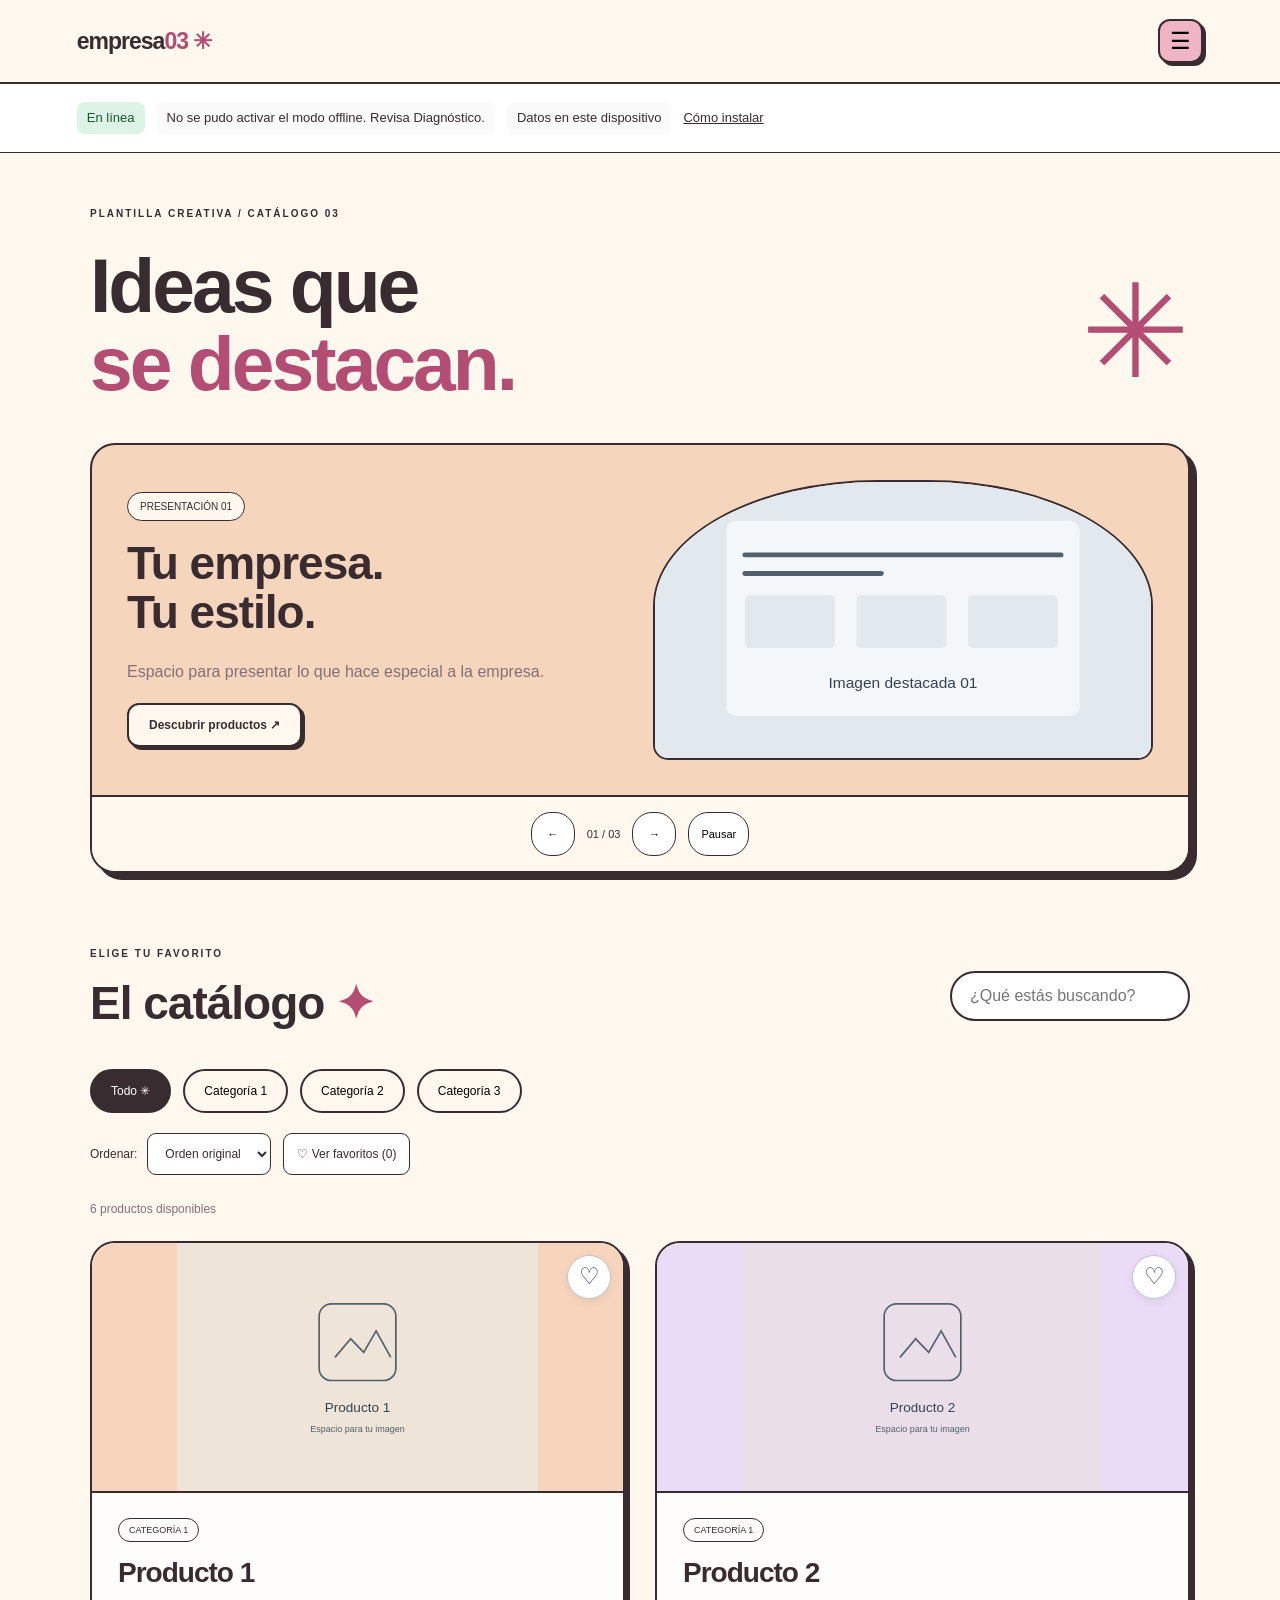
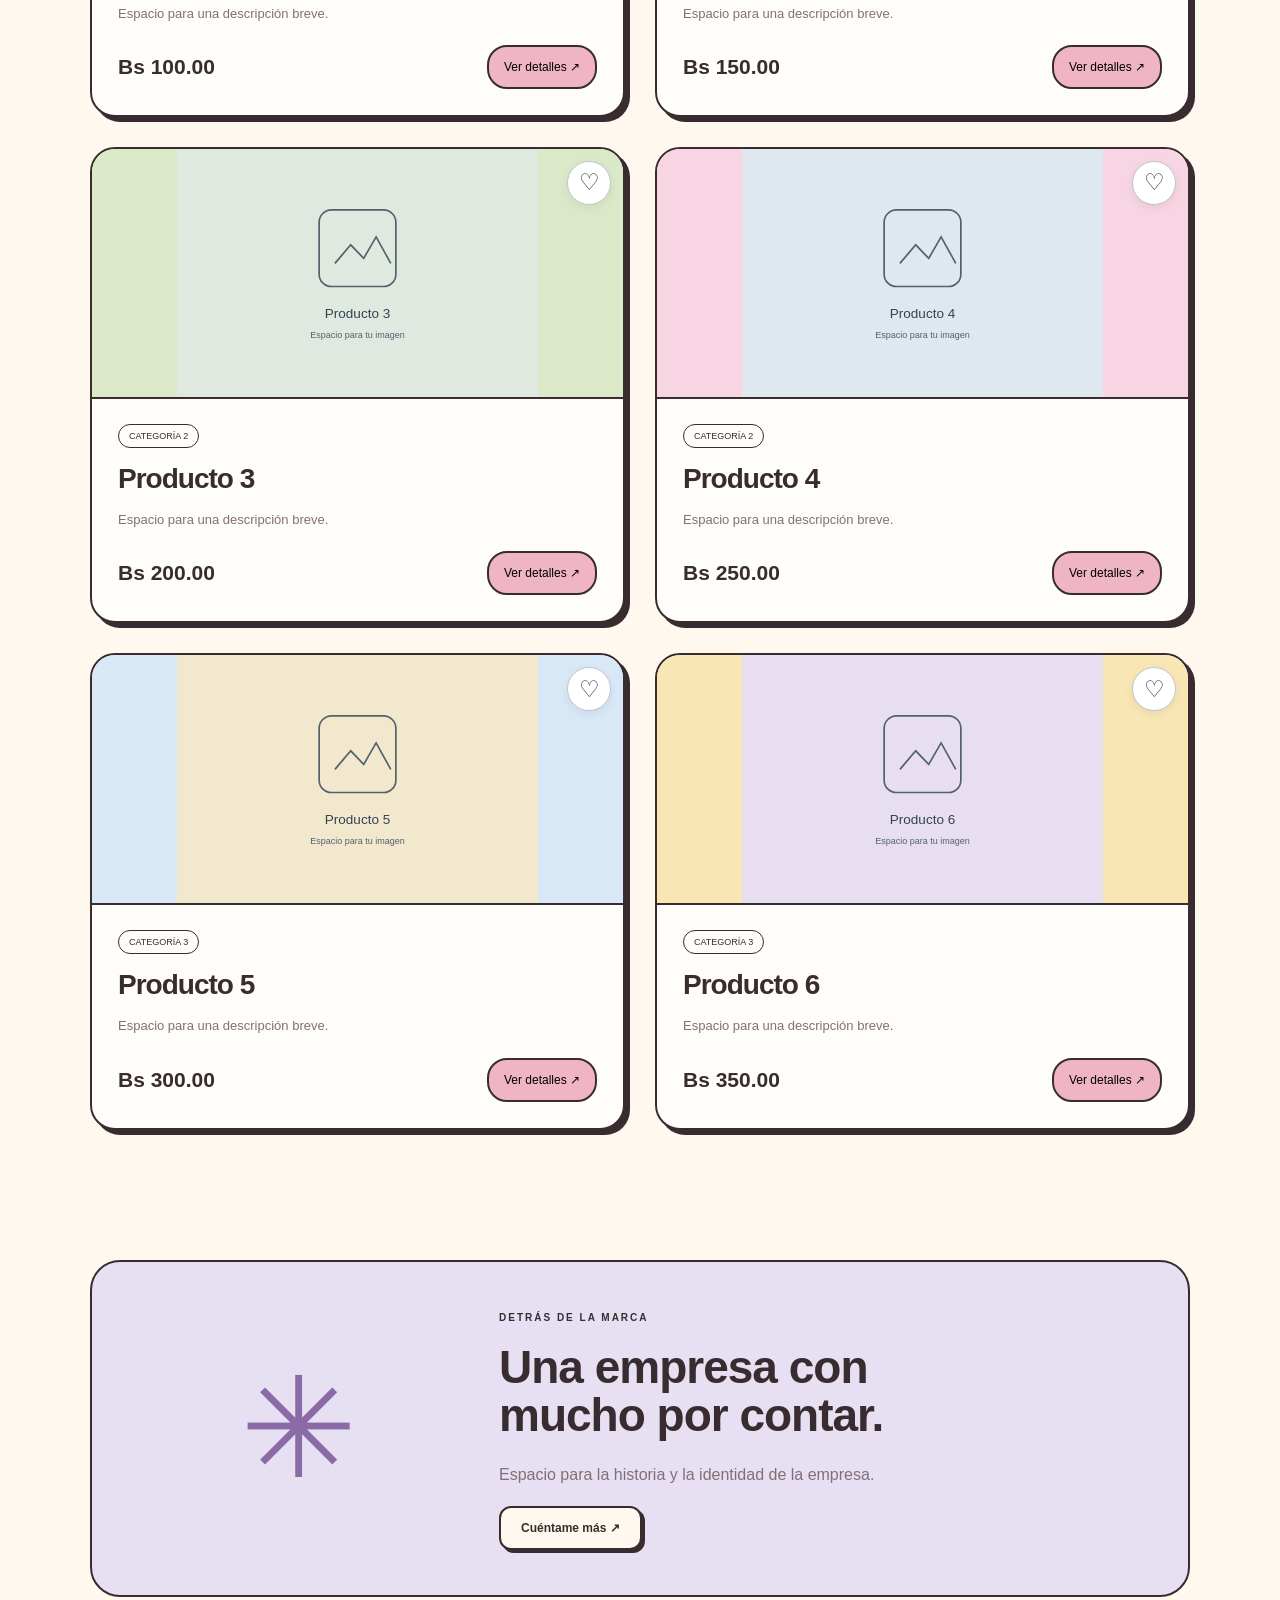
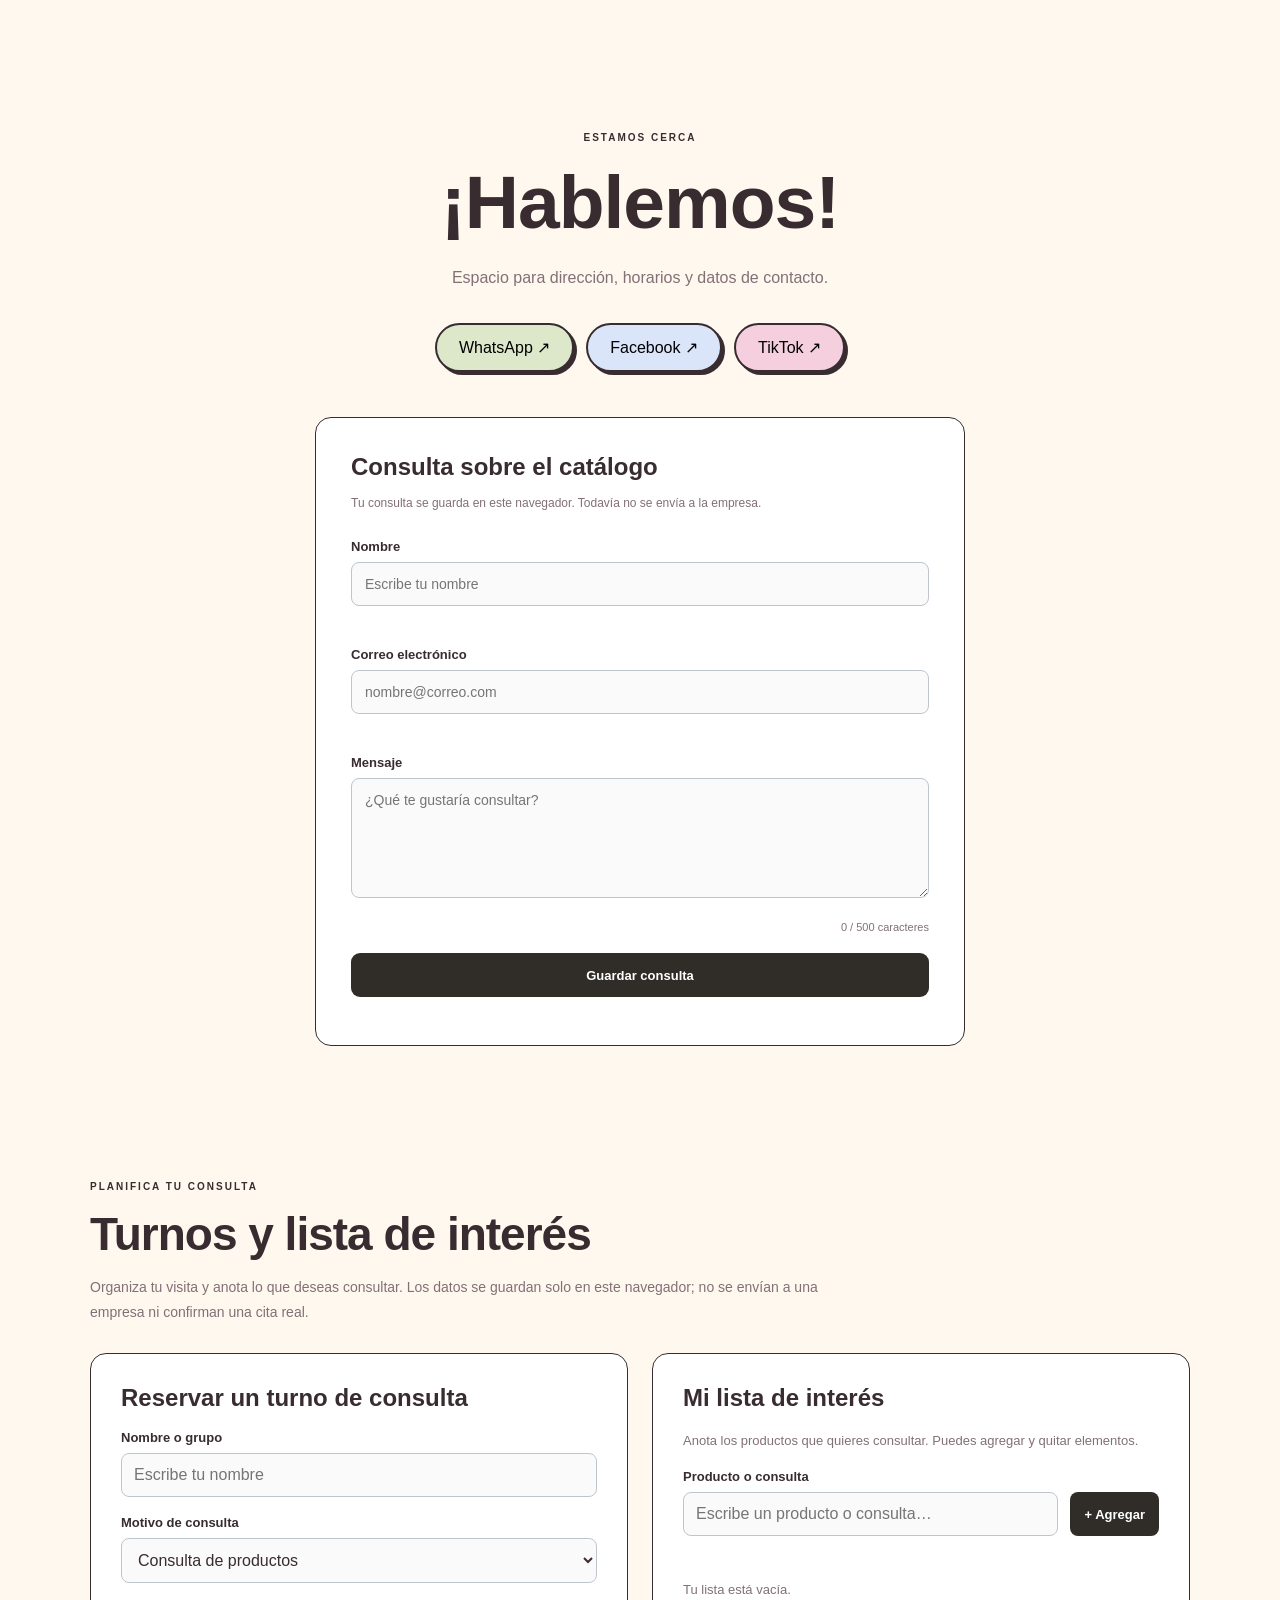
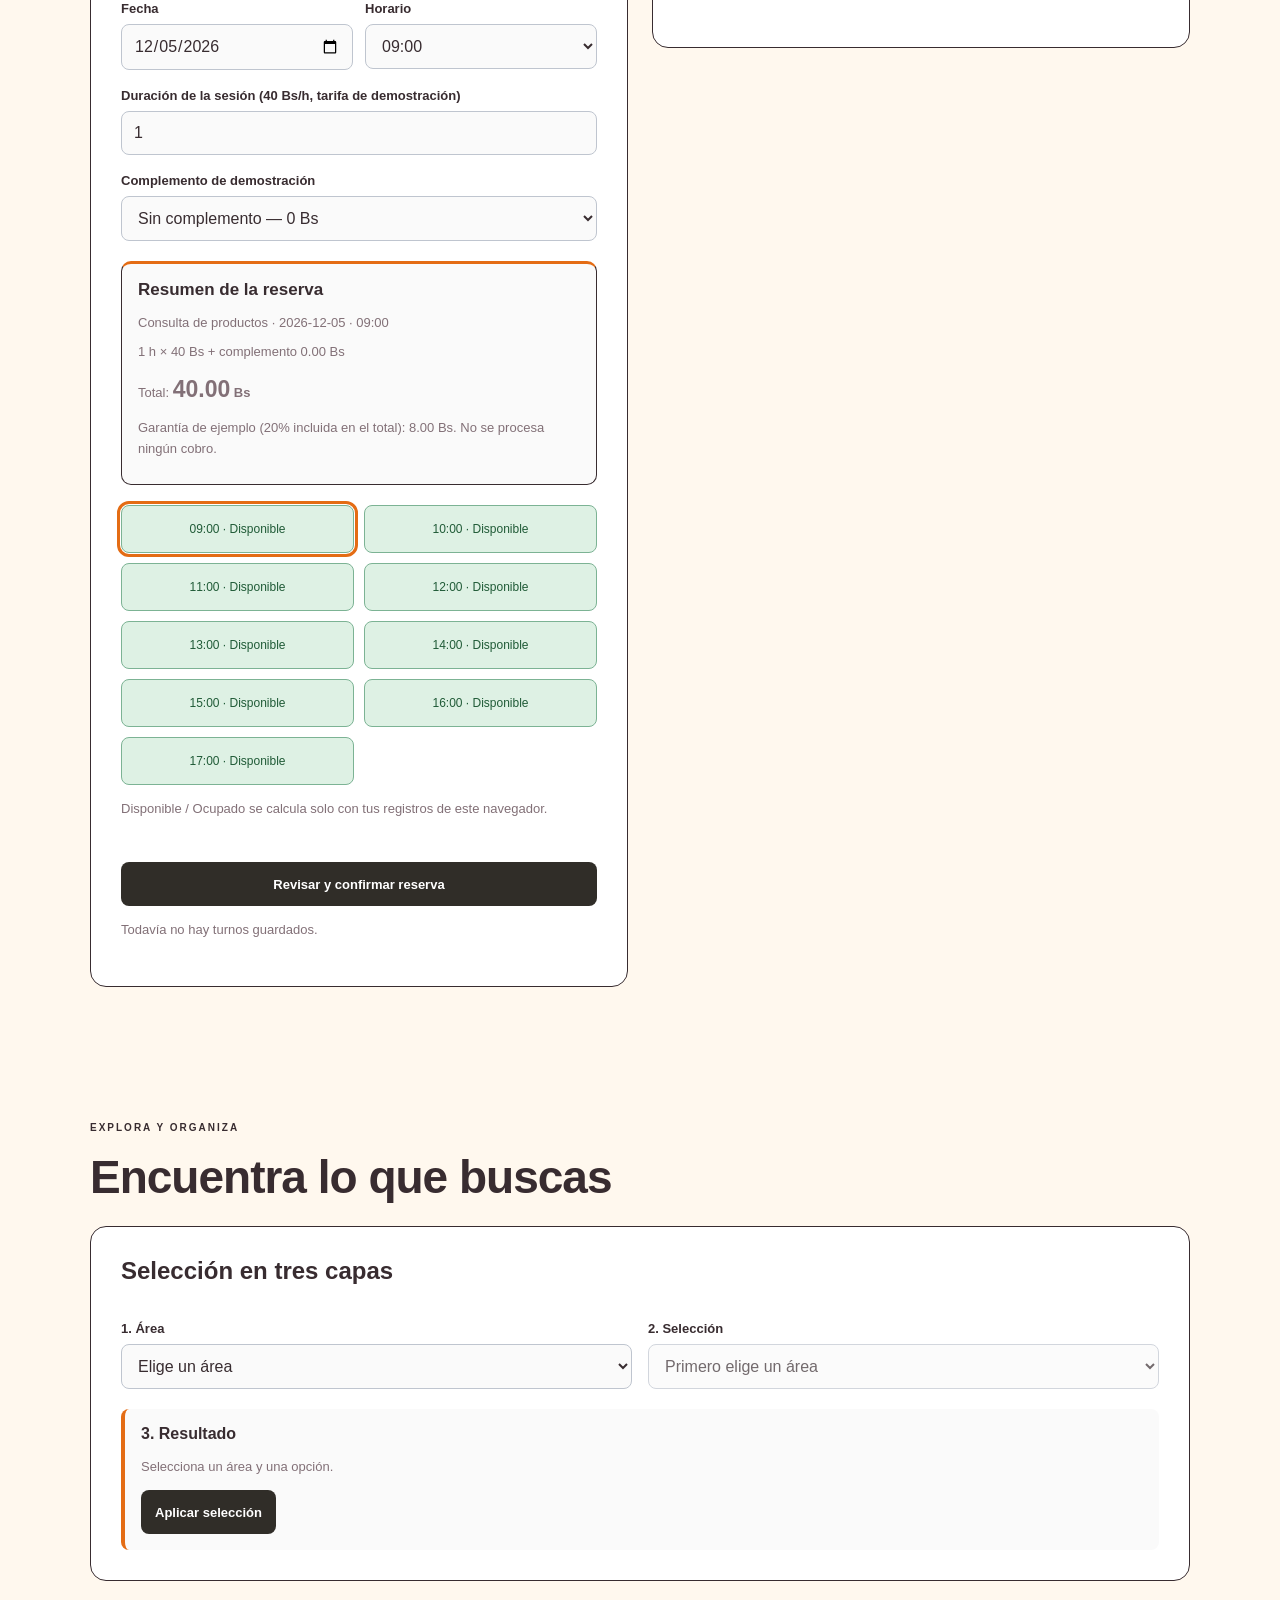
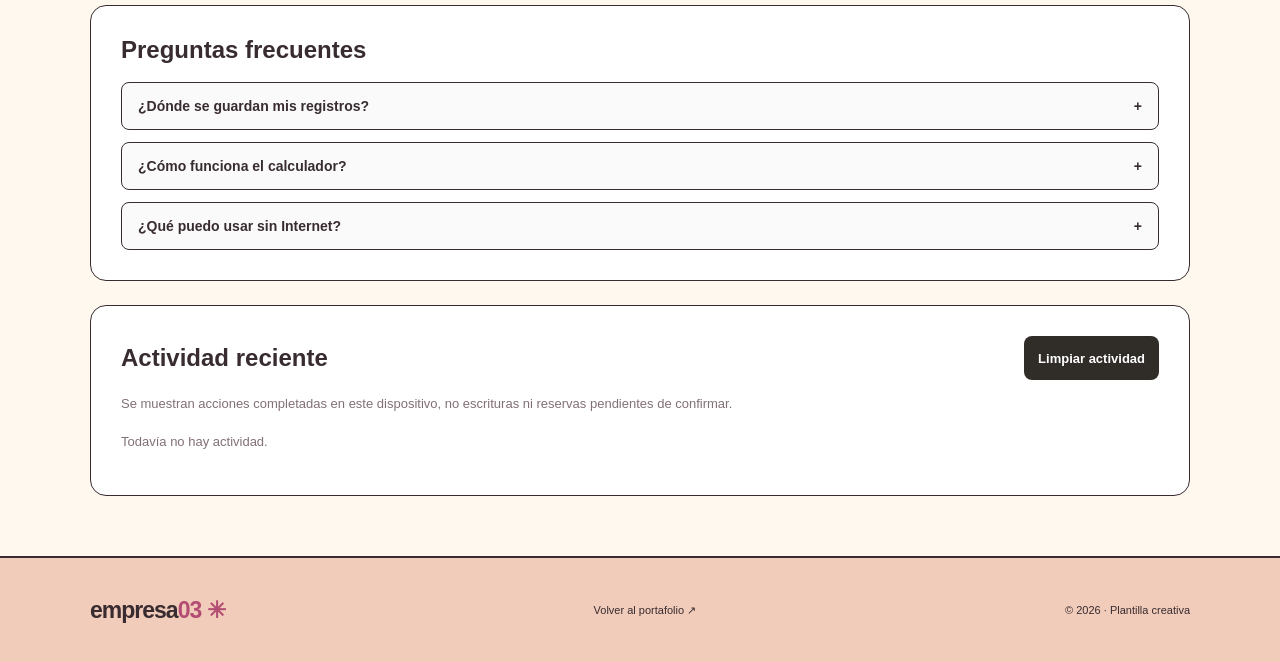
<file: catalogo3/index.html>
<!DOCTYPE html>
<html lang="es">
<head>
  <meta charset="UTF-8">
  <meta name="viewport" content="width=device-width, initial-scale=1.0">
  <title>Catálogo 3 | Plantilla creativa</title>
  <link rel="stylesheet" href="style.css?v=guia2">
  <link rel="stylesheet" href="../assets/catalogos-extra.css?v=guia2">
  <link rel="stylesheet" href="../assets/responsividad.css?v=guia2">
  <script defer src="../assets/vendor/jquery-3.7.1.min.js"></script>
  <script defer src="../assets/catalogos.js?v=guia2"></script>
  <script defer src="../assets/modulos.js?v=guia2"></script>
  <link rel="manifest" href="../manifest.json">
  <meta name="theme-color" content="#142133">
  <meta name="apple-mobile-web-app-capable" content="yes">
  <link rel="apple-touch-icon" href="../icons/icon-192.png">
  <link rel="icon" href="../icons/icon-192.png" type="image/png">
  <link rel="stylesheet" href="../assets/pwa.css?v=pwa1">
  <script defer src="../sync-config.js"></script>
  <script defer src="../assets/cola-offline.js"></script>
  <script defer src="../pwa.js?v=pwa1"></script>
  <link rel="stylesheet" href="../assets/ui-avanzada.css?v=ui2">
  <script defer src="../assets/ui-avanzada.js?v=ui2"></script>
</head>
<body data-catalogo="3">

  <header data-hidratado="false">
    <a href="#inicio" class="marca">empresa<span>03 ✳</span></a>
    <button class="hamburguesa" disabled aria-busy="true" type="button"
      aria-label="Abrir menú" aria-expanded="false"
      aria-controls="menu">☰</button>

    <nav id="menu" aria-label="Navegación principal">
      <a href="../index.html">← Portafolio</a>
      <a href="#inicio">Inicio</a>
      <a href="#catalogo">Catálogo</a>
      <a href="#nosotros">Nosotros</a>
      <a href="#contacto">Contacto</a>
      <a href="#modulos-practicos">Turnos y lista</a>
      <a href="#herramientas-ui">Filtros y actividad</a>
      <a href="../diagnostico.html">Diagnóstico</a>
    </nav>
  </header>
  <span id="estadoHidratacion" class="solo-lectores" role="status">Preparando interacción…</span>

  <main>
    <section id="inicio" class="contenedor portada">
      <span class="etiqueta">PLANTILLA CREATIVA / CATÁLOGO 03</span>

      <div class="titulo-portada">
        <h1>Ideas que<br><span>se destacan.</span></h1>
        <span class="estrella" aria-hidden="true">✳</span>
      </div>

      <div class="carrusel" aria-label="Presentación de la empresa">
        <div class="slide">
          <div class="slide-texto">
            <span class="insignia">PRESENTACIÓN 01</span>
            <h2>Tu empresa.<br>Tu estilo.</h2>
            <p>Espacio para presentar lo que hace especial a la empresa.</p>
            <a href="#catalogo" class="boton">Descubrir productos ↗</a>
          </div>
          <div class="slide-imagen">
            <img src="../assets/img/banner1.svg" alt="Imagen principal de la empresa">
          </div>
        </div>

        <div class="slide" hidden>
          <div class="slide-texto">
            <span class="insignia">PRESENTACIÓN 02</span>
            <h2>Algo nuevo<br>por descubrir.</h2>
            <p>Espacio para una colección o una categoría destacada.</p>
            <a href="#catalogo" class="boton">Explorar catálogo ↗</a>
          </div>
          <div class="slide-imagen">
            <img src="../assets/img/banner2.svg" alt="Imagen de una colección">
          </div>
        </div>

        <div class="slide" hidden>
          <div class="slide-texto">
            <span class="insignia">PRESENTACIÓN 03</span>
            <h2>Conectemos<br>contigo.</h2>
            <p>Espacio para destacar los canales de atención.</p>
            <a href="#contacto" class="boton">Ir a contacto ↗</a>
          </div>
          <div class="slide-imagen">
            <img src="../assets/img/banner3.svg" alt="Imagen de presentación adicional">
          </div>
        </div>

        <div class="controles">
          <button id="anterior" type="button" aria-label="Imagen anterior">←</button>
          <span id="numero-slide">01 / 03</span>
          <button id="siguiente" type="button" aria-label="Imagen siguiente">→</button>
          <button id="pausa" type="button">Pausar</button>
        </div>
      </div>
    </section>

    <section id="catalogo" class="contenedor seccion">
      <div class="encabezado">
        <div>
          <span class="etiqueta">ELIGE TU FAVORITO</span>
          <h2>El catálogo<span> ✦</span></h2>
        </div>
        <label>
          <span class="sr">Buscar producto</span>
          <input id="buscar" type="search" placeholder="¿Qué estás buscando?">
        </label>
      </div>

      <div class="filtros" role="group" aria-label="Categorías">
        <button class="activo" type="button" data-categoria="todos"
          aria-pressed="true">Todo ✳</button>
        <button type="button" data-categoria="1" aria-pressed="false">Categoría 1</button>
        <button type="button" data-categoria="2" aria-pressed="false">Categoría 2</button>
        <button type="button" data-categoria="3" aria-pressed="false">Categoría 3</button>
      </div>

      <p id="contador" class="contador" aria-live="polite"></p>
      <div id="productos" class="productos"></div>
      <p id="vacio" hidden>No encontramos productos con esa búsqueda.</p>
    </section>

    <section id="nosotros" class="contenedor seccion">
      <div class="nosotros">
        <span class="estrella-pequena" aria-hidden="true">✳</span>
        <div>
          <span class="etiqueta">DETRÁS DE LA MARCA</span>
          <h2>Una empresa con<br>mucho por contar.</h2>
          <p>Espacio para la historia y la identidad de la empresa.</p>
          <button id="ver-mas" class="boton" type="button"
            aria-controls="extra" aria-expanded="false">Cuéntame más ↗</button>
          <div id="extra">
            <p>Aquí se agregarán los valores, la misión y la visión.</p>
          </div>
        </div>
      </div>
    </section>

    <section id="contacto" class="contenedor seccion contacto">
      <span class="etiqueta">ESTAMOS CERCA</span>
      <h2>¡Hablemos!</h2>
      <p>Espacio para dirección, horarios y datos de contacto.</p>
      <div class="redes">
        <button data-red="whatsapp" type="button">WhatsApp ↗</button>
        <button data-red="facebook" type="button">Facebook ↗</button>
        <button data-red="tiktok" type="button">TikTok ↗</button>
      </div>
    </section>
    <div id="modulos-practicos" class="contenedor seccion"></div>
  </main>

  <footer>
    <div class="contenedor pie">
      <a href="#inicio" class="marca">empresa<span>03 ✳</span></a>
      <a href="../index.html">Volver al portafolio ↗</a>
      <span>© <span id="anio"></span> · Plantilla creativa</span>
    </div>
  </footer>

  <dialog id="detalle" aria-labelledby="detalle-titulo">
    <button id="cerrar" type="button" aria-label="Cerrar detalles">✕</button>
    <span class="etiqueta">CONOCE EL PRODUCTO</span>
    <h2 id="detalle-titulo"></h2>
    <p id="detalle-texto"></p>
    <strong id="detalle-precio"></strong>
  </dialog>

  <div id="aviso" role="status"></div>

</body>
</html>
</file>
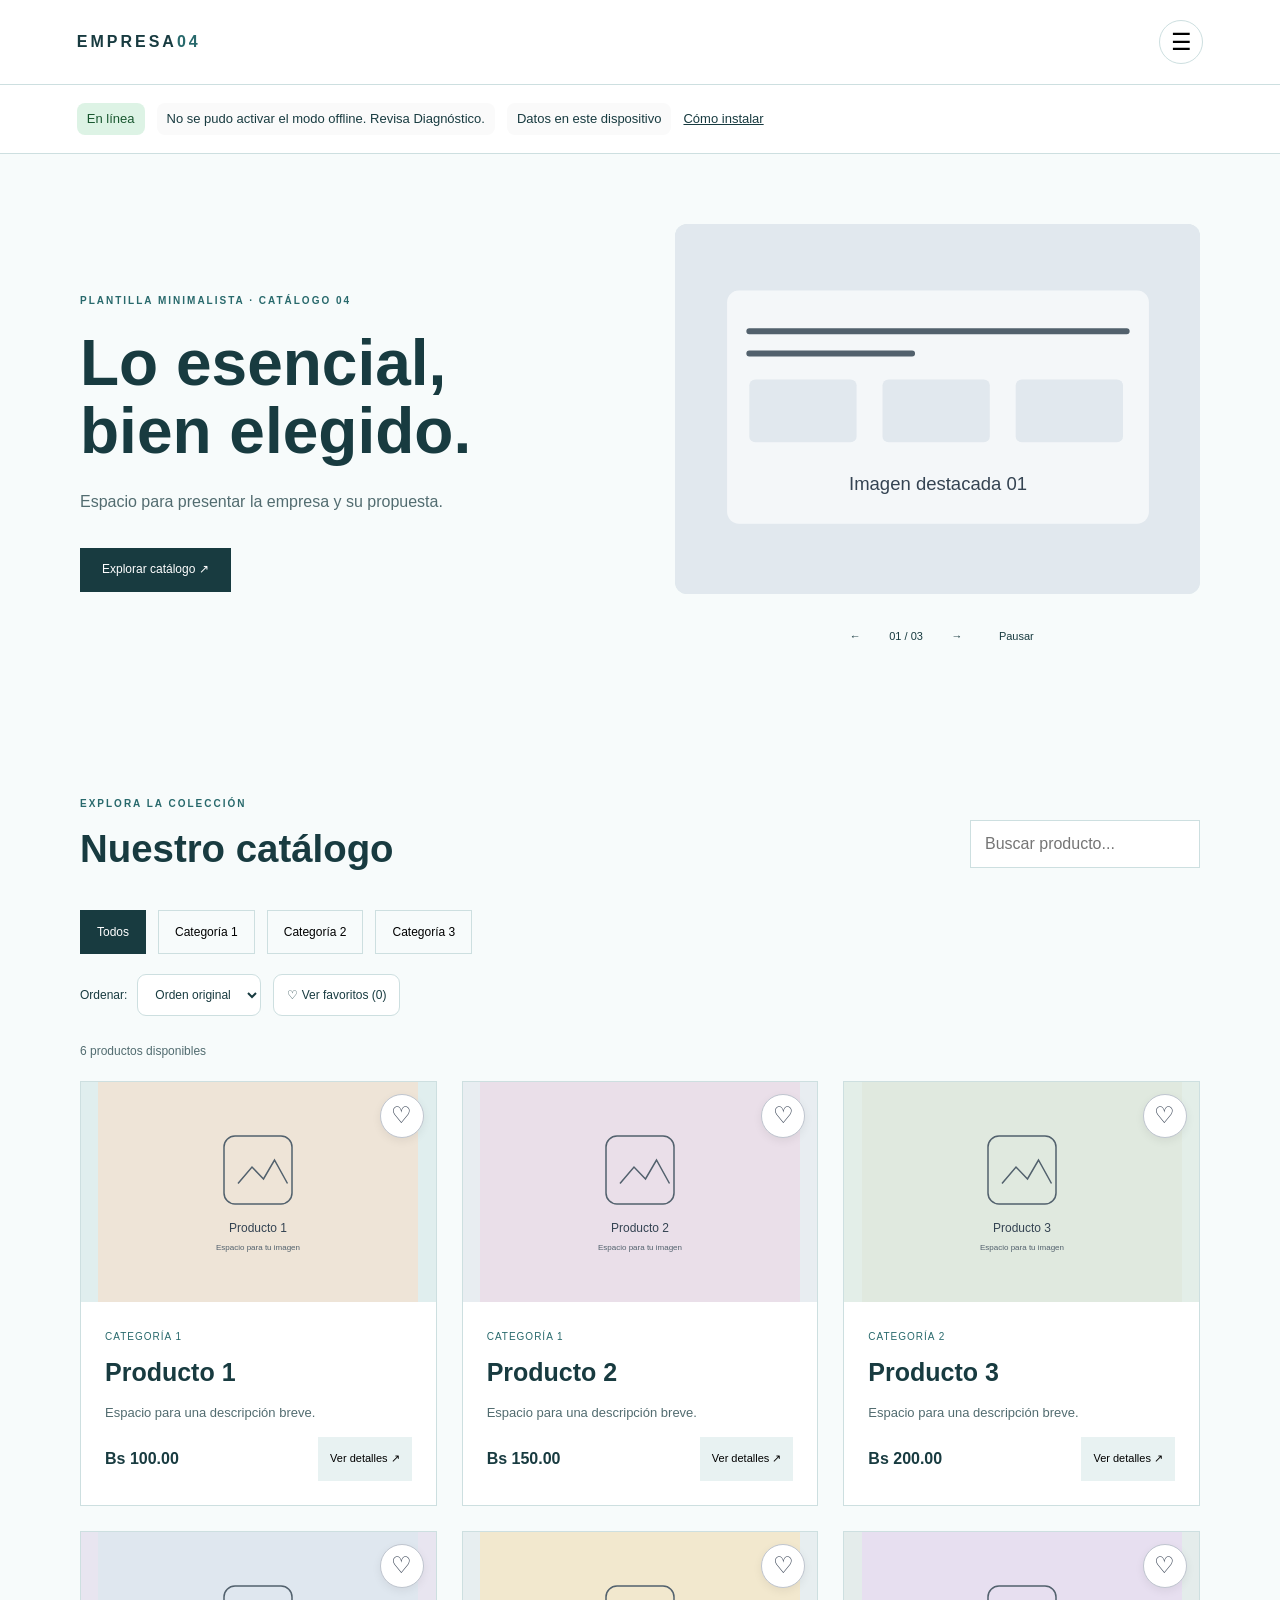
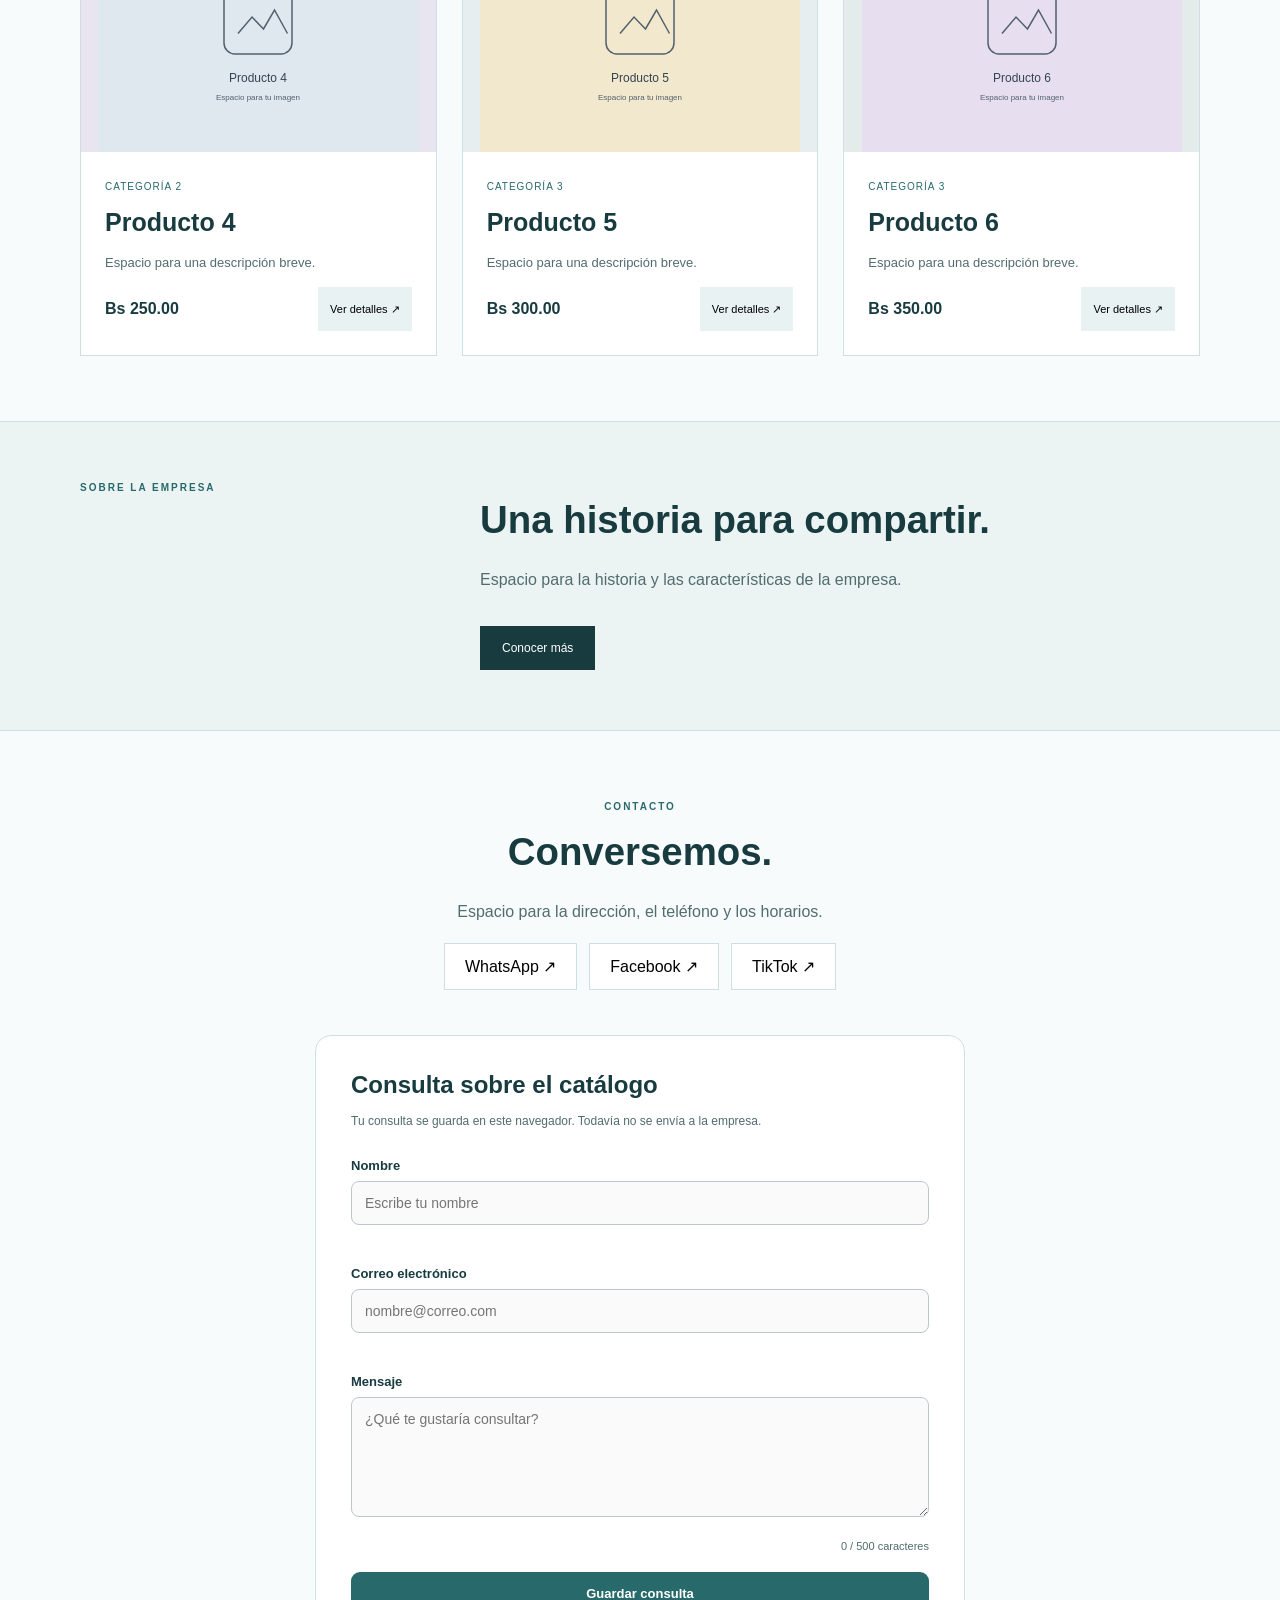
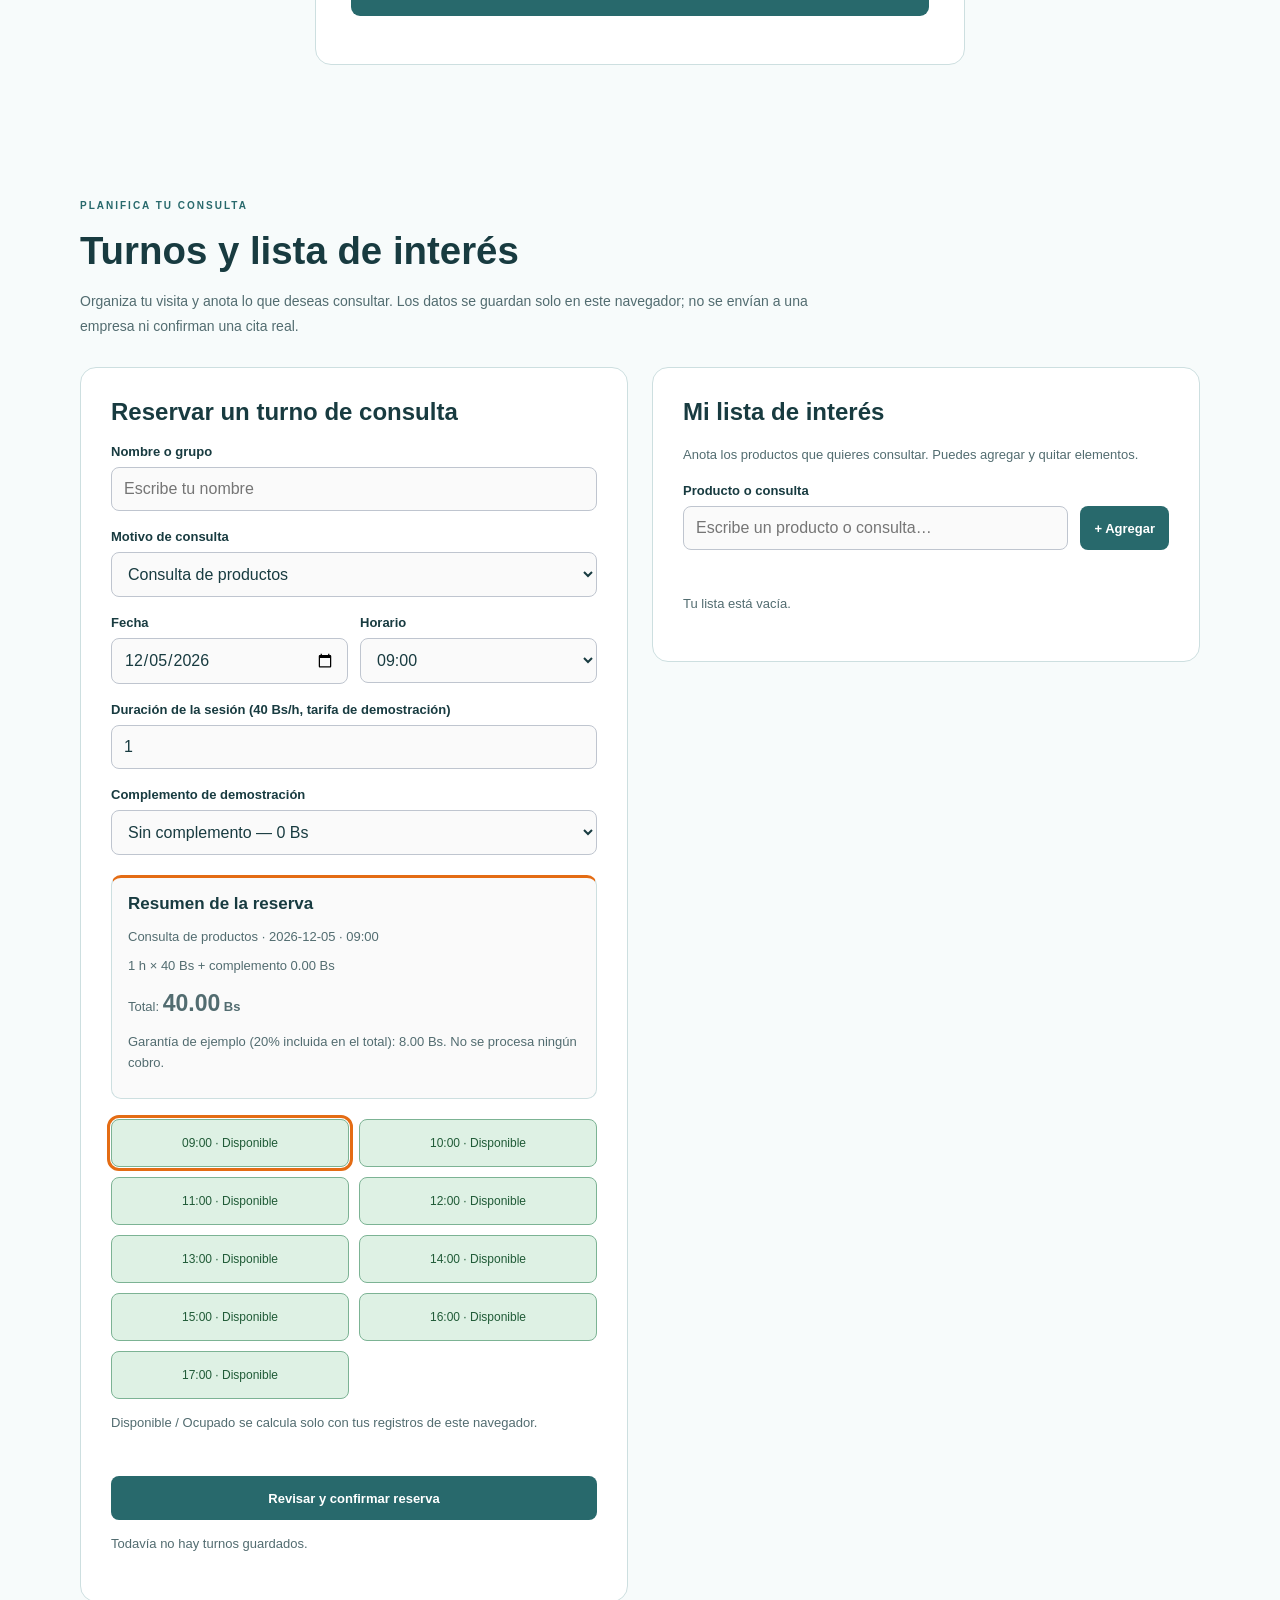
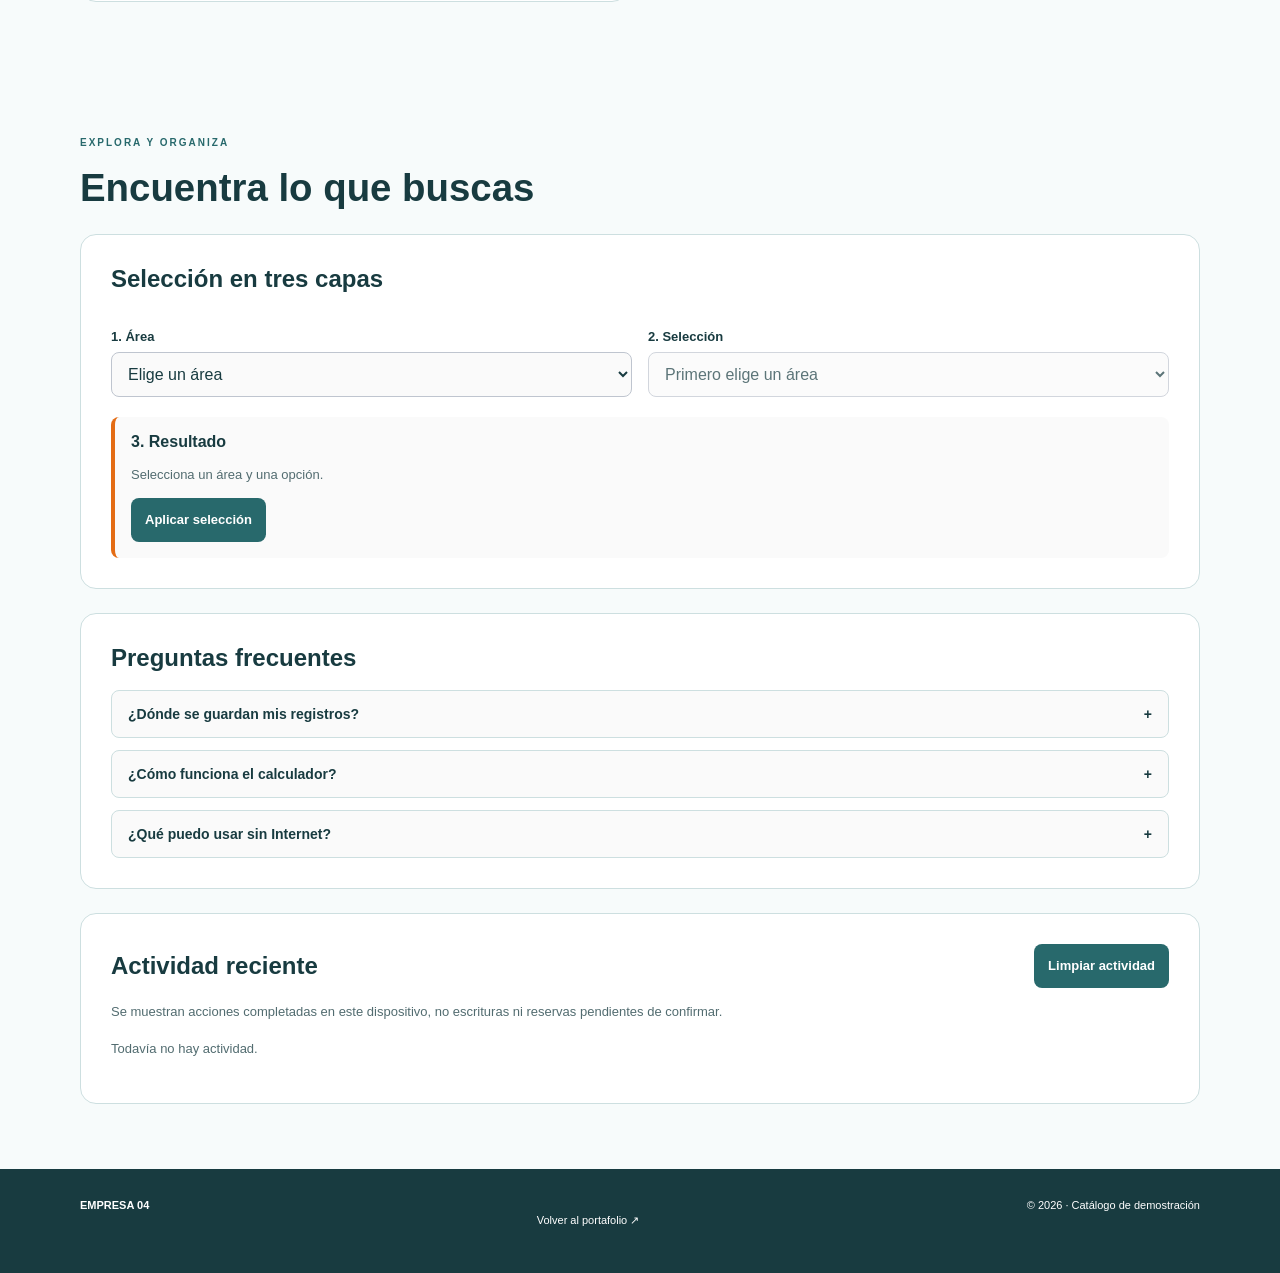
<file: catalogo4/index.html>
<!DOCTYPE html>
<html lang="es">
<head>
  <meta charset="UTF-8">
  <meta name="viewport" content="width=device-width, initial-scale=1.0">
  <title>Catálogo 4 | Plantilla minimalista</title>
  <link rel="stylesheet" href="style.css?v=guia2">
  <link rel="stylesheet" href="../assets/catalogos-extra.css?v=guia2">
  <link rel="stylesheet" href="../assets/responsividad.css?v=guia2">
  <script defer src="../assets/vendor/jquery-3.7.1.min.js"></script>
  <script defer src="../assets/catalogos.js?v=guia2"></script>
  <script defer src="../assets/modulos.js?v=guia2"></script>
  <link rel="manifest" href="../manifest.json">
  <meta name="theme-color" content="#142133">
  <meta name="apple-mobile-web-app-capable" content="yes">
  <link rel="apple-touch-icon" href="../icons/icon-192.png">
  <link rel="icon" href="../icons/icon-192.png" type="image/png">
  <link rel="stylesheet" href="../assets/pwa.css?v=pwa1">
  <script defer src="../sync-config.js"></script>
  <script defer src="../assets/cola-offline.js"></script>
  <script defer src="../pwa.js?v=pwa1"></script>
  <link rel="stylesheet" href="../assets/ui-avanzada.css?v=ui2">
  <script defer src="../assets/ui-avanzada.js?v=ui2"></script>
</head>
<body data-catalogo="4">

  <header data-hidratado="false">
    <a href="#inicio" class="marca">EMPRESA <span>04</span></a>

    <button class="hamburguesa" disabled aria-busy="true" type="button"
      aria-label="Abrir menú" aria-expanded="false"
      aria-controls="menu">☰</button>

    <nav id="menu" aria-label="Navegación principal">
      <a href="../index.html">← Portafolio</a>
      <a href="#inicio">Inicio</a>
      <a href="#catalogo">Catálogo</a>
      <a href="#nosotros">Nosotros</a>
      <a href="#contacto">Contacto</a>
      <a href="#modulos-practicos">Turnos y lista</a>
      <a href="#herramientas-ui">Filtros y actividad</a>
      <a href="../diagnostico.html">Diagnóstico</a>
    </nav>
  </header>
  <span id="estadoHidratacion" class="solo-lectores" role="status">Preparando interacción…</span>

  <main>
    <section id="inicio" class="portada contenedor">
      <div>
        <span class="etiqueta">PLANTILLA MINIMALISTA · CATÁLOGO 04</span>
        <h1>Lo esencial,<br>bien elegido.</h1>
        <p>Espacio para presentar la empresa y su propuesta.</p>
        <a href="#catalogo" class="boton">Explorar catálogo ↗</a>
      </div>

      <div class="carrusel" aria-label="Imágenes destacadas">
        <div class="slides">
          <div class="slide">
            <img src="../assets/img/banner1.svg" alt="Primera imagen destacada">
          </div>
          <div class="slide" hidden>
            <img src="../assets/img/banner2.svg" alt="Segunda imagen destacada">
          </div>
          <div class="slide" hidden>
            <img src="../assets/img/banner3.svg" alt="Tercera imagen destacada">
          </div>
        </div>

        <div class="controles">
          <button id="anterior" type="button" aria-label="Imagen anterior">←</button>
          <span id="numero-slide" aria-live="off">01 / 03</span>
          <button id="siguiente" type="button" aria-label="Imagen siguiente">→</button>
          <button id="pausa" type="button">Pausar</button>
        </div>
      </div>
    </section>

    <section id="catalogo" class="contenedor seccion">
      <div class="encabezado">
        <div>
          <span class="etiqueta">EXPLORA LA COLECCIÓN</span>
          <h2>Nuestro catálogo</h2>
        </div>
        <label>
          <span class="sr">Buscar producto</span>
          <input id="buscar" type="search" placeholder="Buscar producto...">
        </label>
      </div>

      <div class="filtros" role="group" aria-label="Categorías">
        <button class="activo" data-categoria="todos" type="button"
          aria-pressed="true">Todos</button>
        <button data-categoria="1" type="button" aria-pressed="false">Categoría 1</button>
        <button data-categoria="2" type="button" aria-pressed="false">Categoría 2</button>
        <button data-categoria="3" type="button" aria-pressed="false">Categoría 3</button>
      </div>

      <p id="contador" class="contador" aria-live="polite"></p>
      <div id="productos" class="productos"></div>
      <p id="vacio" hidden>No se encontraron productos.</p>
    </section>

    <section id="nosotros" class="nosotros">
      <div class="contenedor nosotros-grid">
        <span class="etiqueta">SOBRE LA EMPRESA</span>
        <div>
          <h2>Una historia para compartir.</h2>
          <p>Espacio para la historia y las características de la empresa.</p>
          <button id="ver-mas" class="boton" type="button"
            aria-expanded="false" aria-controls="extra">Conocer más</button>
          <div id="extra">
            <p>Aquí podrás agregar la misión, la visión y los valores.</p>
          </div>
        </div>
      </div>
    </section>

    <section id="contacto" class="contenedor seccion contacto">
      <span class="etiqueta">CONTACTO</span>
      <h2>Conversemos.</h2>
      <p>Espacio para la dirección, el teléfono y los horarios.</p>
      <div class="redes">
        <button data-red="whatsapp" type="button">WhatsApp ↗</button>
        <button data-red="facebook" type="button">Facebook ↗</button>
        <button data-red="tiktok" type="button">TikTok ↗</button>
      </div>
    </section>
    <div id="modulos-practicos" class="contenedor seccion"></div>
  </main>

  <footer>
    <div class="contenedor pie">
      <strong>EMPRESA 04</strong>
      <a href="../index.html">Volver al portafolio ↗</a>
      <span>© <span id="anio"></span> · Catálogo de demostración</span>
    </div>
  </footer>

  <dialog id="detalle" aria-labelledby="detalle-titulo">
    <button id="cerrar" type="button" aria-label="Cerrar detalles">✕</button>
    <span class="etiqueta">DETALLES DEL PRODUCTO</span>
    <h2 id="detalle-titulo"></h2>
    <p id="detalle-texto"></p>
    <strong id="detalle-precio"></strong>
  </dialog>

  <div id="aviso" role="status"></div>

</body>
</html>
</file>
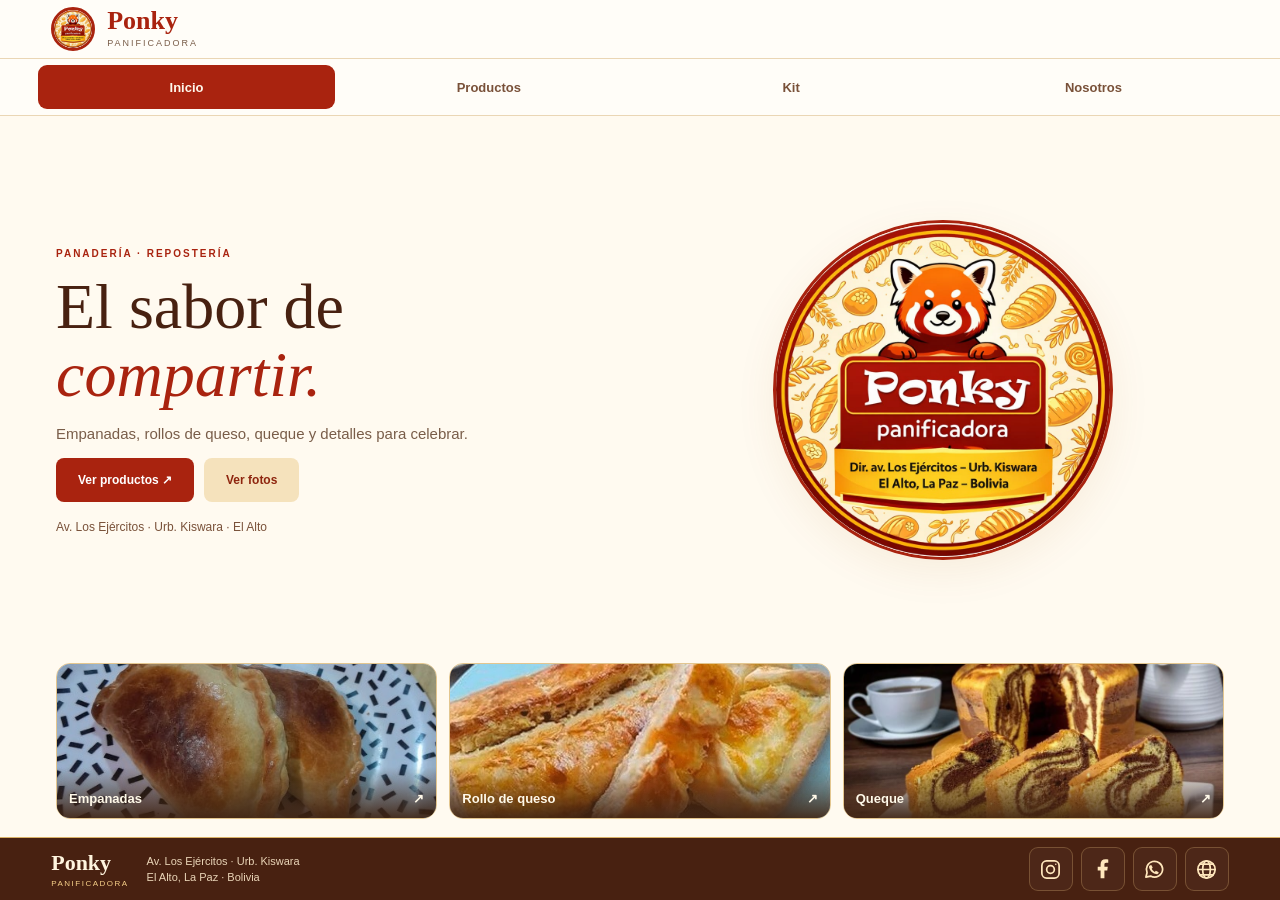
<file: fase-ui-pwa/index.html>
<!DOCTYPE html>
<html lang="es">
<head>
  <meta charset="UTF-8">
  <meta name="viewport" content="width=device-width, initial-scale=1.0">
  <title>Ponky · Fase UI PWA | Panificadora y kits de graduación</title>
  <meta name="description" content="Panificadora Ponky en El Alto: empanadas, rollos de queso, queque, pucas y kits de graduación personalizados.">
  <link rel="stylesheet" href="style.css?v=guia2">
  <link rel="stylesheet" href="componentes.css?v=c3a1">
  <link rel="stylesheet" href="responsividad.css?v=c3a1">
  <script defer src="vendor/jquery-3.7.1.min.js"></script>
  <script defer src="ponky-datos.js?v=ponky1"></script>
  <script defer src="catalogo.js?v=c3a1"></script>
  <link rel="manifest" href="manifest.json">
  <meta name="theme-color" content="#a9230f">
  <meta name="apple-mobile-web-app-capable" content="yes">
  <link rel="apple-touch-icon" href="icons/icon-192.png">
  <link rel="icon" href="icons/icon-192.png" type="image/png">
  <link rel="stylesheet" href="pwa.css?v=c3a1">
  <script defer src="sync-config.js"></script>
  <script defer src="cola-offline.js"></script>
  <script defer src="pwa.js?v=c3a1"></script>
  <link rel="stylesheet" href="ponky.css?v=c3a1">
  <script defer src="ponky.js?v=solo-catalogo"></script>
  <link rel="stylesheet" href="c3-ui.css?v=c3a1">
  <link rel="stylesheet" href="pantallas.css?v=pestanas1">
  <script defer src="pantallas.js?v=pestanas1"></script>
</head>
<body data-catalogo="1" data-marca="ponky" class="ponky-sin-scroll">
  <header class="cabecera-pantallas" data-hidratado="false"><a href="#inicio" class="marca marca-ponky"><span class="logo-circular logo-circular-cabecera"><img src="img/logo-ponky.png" alt="Logo de Ponky" class="logo-ponky" data-imagen-ponky><span class="reemplazo-ponky" hidden>P</span></span><span class="nombre-ponky">Ponky<small>Panificadora</small></span></a></header>
  <span id="estadoHidratacion" class="solo-lectores" role="status">Preparando interacción…</span>
  <nav class="pestanas-ponky" id="pestanasPonky" role="tablist" aria-label="Secciones de Ponky">
<button type="button" role="tab" id="tab-inicio" aria-controls="inicio" aria-selected="true" tabindex="0">Inicio</button>
<button type="button" role="tab" id="tab-catalogo" aria-controls="catalogo" aria-selected="false" tabindex="-1">Productos</button>
<button type="button" role="tab" id="tab-kitPonky" aria-controls="kitPonky" aria-selected="false" tabindex="-1">Kit</button>
<button type="button" role="tab" id="tab-nosotros" aria-controls="nosotros" aria-selected="false" tabindex="-1">Nosotros</button>
  </nav>
  <main id="pantallasPonky">
    <section id="inicio" class="vista-ponky portada-pantalla portada-con-franja" role="tabpanel" aria-labelledby="tab-inicio">
      <div class="intro-pantalla"><span class="etiqueta">PANADERÍA · REPOSTERÍA</span><h1>El sabor de<br><em>compartir.</em></h1><p>Empanadas, rollos de queso, queque y detalles para celebrar.</p><div class="acciones-inicio"><a class="boton" href="#catalogo">Ver productos ↗</a><button id="abrirCarruselPonky" type="button" class="boton boton-crema">Ver fotos</button></div><span class="direccion-inicio">Av. Los Ejércitos · Urb. Kiswara · El Alto</span></div>
      <div class="logo-presentacion"><div class="logo-circular logo-circular-portada"><img src="img/logo-ponky.png" alt="Ponky Panificadora" data-imagen-ponky><span class="reemplazo-ponky" hidden>Ponky</span></div></div>
<div class="franja-productos-inicio" aria-label="Una muestra de nuestros productos">
  <button type="button" class="foto-inicio" data-ampliar-destacada="1" aria-label="Ampliar foto de empanadas"><img src="img/empanadas.jpg" alt="Empanadas Ponky" loading="lazy" width="400" height="240" data-imagen-ponky><span class="reemplazo-ponky" hidden>Empanadas</span><span class="nombre-foto-inicio">Empanadas <span aria-hidden="true">↗</span></span></button>
  <button type="button" class="foto-inicio" data-ampliar-destacada="2" aria-label="Ampliar foto de rollo de queso"><img src="img/rollo-de-queso.jpg" alt="Rollo de queso Ponky" loading="lazy" width="400" height="240" data-imagen-ponky><span class="reemplazo-ponky" hidden>Rollo de queso</span><span class="nombre-foto-inicio">Rollo de queso <span aria-hidden="true">↗</span></span></button>
  <button type="button" class="foto-inicio" data-ampliar-destacada="3" aria-label="Ampliar foto de queque"><img src="img/queque.jpg" alt="Queque Ponky" loading="lazy" width="400" height="240" data-imagen-ponky><span class="reemplazo-ponky" hidden>Queque</span><span class="nombre-foto-inicio">Queque <span aria-hidden="true">↗</span></span></button>
</div>
    </section>
    <section id="catalogo" class="vista-ponky productos-pantalla" role="tabpanel" aria-labelledby="tab-catalogo" hidden>
      <div class="barra-catalogo"><h2>Nuestros productos</h2><button id="abrirFiltrosPonky" type="button" class="boton-filtros">Filtros y orden</button><label class="buscar-pantalla"><span class="solo-lectores">Buscar producto</span><input id="buscar" type="search" placeholder="Buscar un producto…" autocomplete="off"></label></div>
      <div id="productos" class="productos rejilla-pantalla"></div><p id="vacio" hidden>No se encontraron productos.</p>
      <div class="paginacion-productos" aria-label="Paginación de productos"><button id="paginaAnteriorPonky" type="button" aria-label="Página anterior">←</button><span id="estadoPaginaPonky" role="status"></span><button id="paginaSiguientePonky" type="button" aria-label="Página siguiente">→</button><span id="contador" class="solo-lectores" aria-live="polite"></span></div>
    </section>
    <section id="kitPonky" class="vista-ponky kit-pantalla" role="tabpanel" aria-labelledby="tab-kitPonky" hidden>
      <div class="kit-texto"><span class="etiqueta">UN LOGRO QUE SE CELEBRA</span><h2>Kit de graduación</h2><ul class="contenido-kit contenido-kit-visual">
 <li><span class="imagen-componente icono-componente"><svg viewBox="0 0 64 64" aria-hidden="true" fill="none"><path d="M21 10h22l-2 9 6 6v31H17V25l6-6-2-9Z" fill="#fff4d5" stroke="#a26119" stroke-width="2.5"/><path d="M22 10h20v8H22z" fill="#eeb748"/><path d="M18 29h28v19H18z" fill="#b54122"/><path d="M32 35c-8-5-12 8-3 11 1 .3 2-.5 3-.5s2 1 3 .5c9-3 5-16-3-11Z" fill="#f5ce63"/><path d="M32 35v-4m0 1c1-4 5-4 6-4-1 3-3 5-6 4" stroke="#5f792d" stroke-width="2"/><path d="M25 22h14" stroke="#a26119" stroke-width="2"/></svg></span><span class="detalle-componente"><strong class="cantidad-componente">1</strong><span>Jugo de manzana<small>Del Valle</small></span></span></li>
 <li><span class="imagen-componente"><img src="img/empanadas.jpg" alt="Empanadas" loading="lazy" width="120" height="120" data-imagen-ponky><span class="reemplazo-ponky" hidden>Empanadas</span></span><span class="detalle-componente"><strong class="cantidad-componente">2</strong><span>Empanadas</span></span></li>
 <li><span class="imagen-componente"><img src="img/mini-rollo-de-queso.jpg" alt="Mini rollo de queso" loading="lazy" width="120" height="120" data-imagen-ponky><span class="reemplazo-ponky" hidden>Mini rollo</span></span><span class="detalle-componente"><strong class="cantidad-componente">1</strong><span>Mini rollo de queso</span></span></li>
 <li><span class="imagen-componente"><img src="img/queque.jpg" alt="Queque" loading="lazy" width="120" height="120" data-imagen-ponky><span class="reemplazo-ponky" hidden>Queque</span></span><span class="detalle-componente"><strong class="cantidad-componente">1</strong><span>Tajada de queque</span></span></li>
 <li><span class="imagen-componente icono-componente"><svg viewBox="0 0 64 64" aria-hidden="true" fill="none"><ellipse cx="32" cy="35" rx="25" ry="23" fill="#e5ad5a" stroke="#a26119" stroke-width="2.5"/><path d="M9 30c1-22 44-23 46 1-4 2-5-3-9 0-5 5-7-5-11 0-5 5-9-5-13-1-4 4-7-3-13 0Z" fill="#f6c4ba"/><ellipse cx="32" cy="34" rx="8" ry="7" fill="#fffaf0" stroke="#a26119" stroke-width="2"/><path d="m16 24 4 2m6-8 2 4m13-1-3 3m11 3-4 2m-30 6 3 3m29-1-4 2" stroke="#9f3b29" stroke-width="2.5" stroke-linecap="round"/></svg></span><span class="detalle-componente"><strong class="cantidad-componente">6</strong><span>Mini donas</span></span></li>
</ul><p class="precio-kit">Precio por confirmar</p><button class="boton consultar-kit-pantalla" type="button" data-consultar-producto="6">Consultar por WhatsApp ↗</button></div>
      <div class="foto-kit"><img src="img/kit-de-graduacion.jpg" alt="Kit de graduación Ponky" loading="lazy" data-imagen-ponky><div class="reemplazo-ponky" hidden><span>Kit de graduación</span><small>Tu fotografía irá aquí</small></div></div>
    </section>
    <section id="nosotros" class="vista-ponky nosotros-pantalla nosotros-con-carrusel" role="tabpanel" aria-labelledby="tab-nosotros" hidden>
      <div class="texto-nosotros"><div class="identidad-nosotros"><div class="logo-circular logo-circular-nosotros"><img src="img/logo-ponky.png" alt="Logo de Ponky Panificadora" data-imagen-ponky><span class="reemplazo-ponky" hidden>Ponky</span></div><span class="etiqueta">CONOCE PONKY</span></div><h2>Un detalle para<br>cada ocasión.</h2><p>En Ponky reunimos panadería, repostería y detalles para acompañar tus momentos especiales.</p><p class="direccion-nosotros">Encuéntranos en la Av. Los Ejércitos, urbanización Kiswara, en El Alto, La Paz.</p></div>
      <div class="galeria-nosotros carrusel-productos-ponky" aria-label="Galería de productos Ponky"><h3>Un vistazo a Ponky</h3><div class="carrusel" aria-label="Carrusel de productos Ponky"><div class="slides">
          <div class="slide">
            <img src="img/empanadas.jpg" alt="Empanadas Ponky" loading="lazy" width="640" height="640">
            <span class="nombre-slide">Empanadas</span>
          </div>
          <div class="slide" hidden>
            <img src="img/rollo-de-queso.jpg" alt="Rollo de queso Ponky" loading="lazy">
            <span class="nombre-slide">Rollo de queso</span>
          </div>
          <div class="slide" hidden>
            <img src="img/queque.jpg" alt="Queque Ponky" loading="lazy">
            <span class="nombre-slide">Queque</span>
          </div>
          <div class="slide" hidden>
            <img src="img/mini-rollo-de-queso.jpg" alt="Mini rollo de queso Ponky" loading="lazy">
            <span class="nombre-slide">Mini rollo de queso</span>
          </div>
          <div class="slide" hidden>
            <img src="img/pucas.jpg" alt="Pucas Ponky" loading="lazy">
            <span class="nombre-slide">Pucas</span>
          </div>
          <div class="slide" hidden>
            <img src="img/kit-de-graduacion.jpg" alt="Kit de graduación Ponky" loading="lazy">
            <span class="nombre-slide">Kit de graduación</span>
          </div>
        </div>
        <div class="controles">
          <button id="anterior" type="button" aria-label="Producto anterior">←</button>
          <span id="numero-slide" aria-live="off">01 / 06</span>
          <button id="siguiente" type="button" aria-label="Producto siguiente">→</button>
          <button id="pausa" type="button">Pausar</button>
        </div></div></div>
    </section>

  </main>
  <div class="credito-pantalla">Ponky · Panadería y repostería</div>
  <footer id="footerPantallasPonky" class="footer-pantallas-ponky" aria-label="Dirección y redes de Ponky"><div class="footer-ponky-marca"><strong>Ponky <span>Panificadora</span></strong><p>Av. Los Ejércitos · Urb. Kiswara<br>El Alto, La Paz · Bolivia</p></div><div class="redes-ponky" role="group" aria-label="Redes sociales y sitio web de Ponky">
          <a class="icono-red-ponky" href="https://www.instagram.com/ponky.ppr/" target="_blank" rel="noopener noreferrer" aria-label="Instagram de Ponky (abre una pestaña nueva)" title="Instagram"><svg viewBox="0 0 24 24" width="24" height="24" fill="none" stroke="currentColor" stroke-width="1.8" stroke-linecap="round" stroke-linejoin="round" aria-hidden="true"><rect x="3" y="3" width="18" height="18" rx="5"/><circle cx="12" cy="12" r="4"/><circle cx="17.5" cy="6.5" r=".8" fill="currentColor" stroke="none"/></svg><span>Instagram</span></a>
          <a class="icono-red-ponky" href="https://www.facebook.com/profile.php?id=61593413475492&amp;locale=es_LA" target="_blank" rel="noopener noreferrer" aria-label="Facebook de Ponky (abre una pestaña nueva)" title="Facebook"><svg viewBox="0 0 24 24" width="24" height="24" fill="none" stroke="currentColor" stroke-width="1.8" stroke-linecap="round" stroke-linejoin="round" aria-hidden="true"><path d="M14 21v-8h3l.5-4H14V7c0-1.2.3-2 2-2h2V1.5c-.8-.1-1.8-.3-3-.3-3.1 0-5 1.9-5 5.3V9H7v4h3v8" fill="currentColor" stroke="none"/></svg><span>Facebook</span></a>
          <a class="icono-red-ponky" href="https://wa.me/qr/QQE35HF7TADBK1" target="_blank" rel="noopener noreferrer" aria-label="WhatsApp de Ponky (abre una pestaña nueva)" title="WhatsApp"><svg viewBox="0 0 24 24" width="24" height="24" fill="none" stroke="currentColor" stroke-width="1.8" stroke-linecap="round" stroke-linejoin="round" aria-hidden="true"><path d="M20.5 11.5a8.5 8.5 0 0 1-12.6 7.4L3 20l1.2-4.7a8.5 8.5 0 1 1 16.3-3.8Z"/><path d="M8 7.5c.3-.2.7-.1.9.2l1.1 2c.1.3 0 .6-.2.8l-.7.7c.7 1.5 1.7 2.6 3.3 3.3l.7-.9c.2-.2.5-.3.8-.1l2.1 1c.3.2.4.5.3.8-.4 1.2-1.5 1.8-2.7 1.5-3.5-.8-6.6-3.8-7.3-7.2-.2-1 .4-1.8 1.7-2.1Z" fill="currentColor" stroke="none"/></svg><span>WhatsApp</span></a>
          <a class="icono-red-ponky" href="https://sites.google.com/view/ponkycombo/inicio" target="_blank" rel="noopener noreferrer" aria-label="Página web de Ponky (abre una pestaña nueva)" title="Página web"><svg viewBox="0 0 24 24" width="24" height="24" fill="none" stroke="currentColor" stroke-width="1.8" stroke-linecap="round" stroke-linejoin="round" aria-hidden="true"><circle cx="12" cy="12" r="9"/><ellipse cx="12" cy="12" rx="4" ry="9"/><path d="M3 12h18M5 6.5h14M5 17.5h14"/></svg><span>Página web</span></a>
        </div></footer>
  <dialog id="filtrosPonky" class="filtros-pantalla-dialog" aria-labelledby="tituloFiltrosPonky"><div class="dialogo-cabecera"><h2 id="tituloFiltrosPonky">Filtros y orden</h2><button type="button" data-cerrar-dialogo="filtrosPonky" aria-label="Cerrar filtros">✕</button></div><div class="filtros" role="group" aria-label="Categorías"><button class="activo" data-categoria="todos" type="button" aria-pressed="true">Todos</button><button data-categoria="1" type="button" aria-pressed="false">Panadería</button><button data-categoria="2" type="button" aria-pressed="false">Repostería</button><button data-categoria="3" type="button" aria-pressed="false">Kits personalizados</button></div><div id="herramientasFiltrosPonky"></div><button type="button" class="boton" data-cerrar-dialogo="filtrosPonky">Ver productos</button></dialog>
  
  <dialog id="detalle" aria-labelledby="detalle-titulo"><button id="cerrar" type="button" aria-label="Cerrar detalles">✕</button><span class="etiqueta">DETALLES DEL PRODUCTO</span><h2 id="detalle-titulo"></h2><p id="detalle-texto"></p><strong id="detalle-precio"></strong></dialog>
  <div id="aviso" role="status"></div>
</body>
</html>
</file>
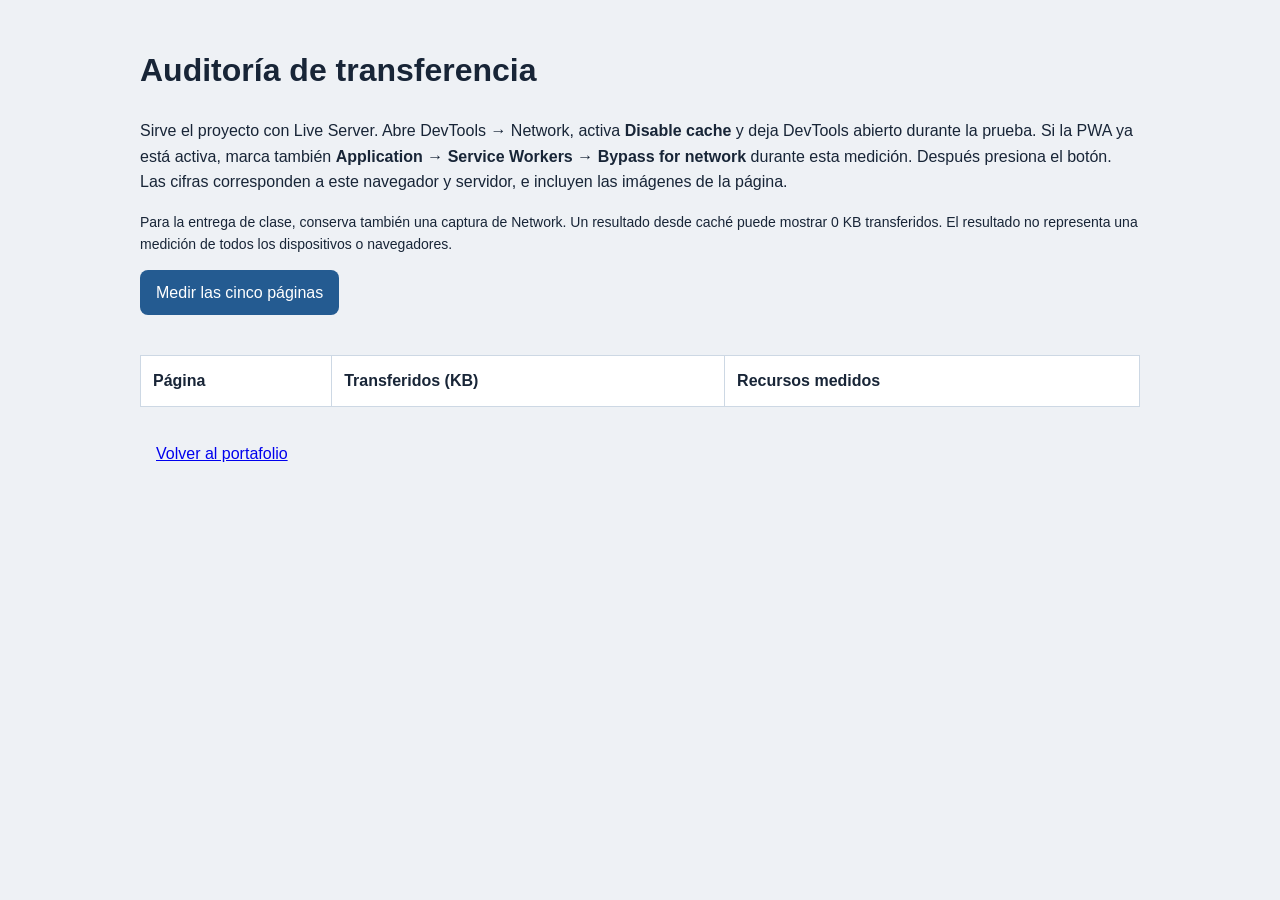
<file: auditoria.html>
<!DOCTYPE html>
<html lang="es"><head><meta charset="utf-8"><meta name="viewport" content="width=device-width, initial-scale=1"><title>Auditoría de transferencia</title>
<style>
*{box-sizing:border-box}body{font:16px/1.6 Arial,sans-serif;background:#eef1f5;color:#182537;margin:0;padding:24px;min-height:100dvh}main{max-width:1000px;margin:auto}button,a{min-height:44px;min-width:44px;display:inline-flex;align-items:center;padding:10px 16px}button{background:#245b91;color:white;border:0;border-radius:8px;font:inherit;cursor:pointer}table{border-collapse:collapse;width:100%;background:white;margin:24px 0}td,th{padding:12px;border:1px solid #cdd8e4;text-align:left} .tabla{overflow:auto}iframe{position:absolute;left:-10000px;top:0;width:390px;height:844px;border:0}.nota{font-size:14px}button:disabled{opacity:.6}
</style></head><body><main>
<h1>Auditoría de transferencia</h1>
<p>Sirve el proyecto con Live Server. Abre DevTools → Network, activa <strong>Disable cache</strong> y deja DevTools abierto durante la prueba. Si la PWA ya está activa, marca también <strong>Application → Service Workers → Bypass for network</strong> durante esta medición. Después presiona el botón. Las cifras corresponden a este navegador y servidor, e incluyen las imágenes de la página.</p>
<p class="nota">Para la entrega de clase, conserva también una captura de Network. Un resultado desde caché puede mostrar 0 KB transferidos. El resultado no representa una medición de todos los dispositivos o navegadores.</p>
<button id="medir" type="button">Medir las cinco páginas</button>
<p id="estado" role="status"></p>
<div class="tabla"><table><thead><tr><th>Página</th><th>Transferidos (KB)</th><th>Recursos medidos</th></tr></thead><tbody id="resultados"></tbody></table></div>
<a href="index.html">Volver al portafolio</a>
</main><script>
'use strict';
const paginas=['index.html','catalogo1/index.html','catalogo2/index.html','catalogo3/index.html','catalogo4/index.html'];
const boton=document.getElementById('medir'),estado=document.getElementById('estado'),tabla=document.getElementById('resultados');
function celda(texto){const td=document.createElement('td');td.textContent=texto;return td;}
function medir(url){return new Promise((resolve,reject)=>{
 const frame=document.createElement('iframe');frame.title='Medición de '+url;
 const timeout=setTimeout(()=>{frame.remove();reject(new Error('La página no terminó de cargar.'));},15000);
 frame.onload=async()=>{
  try{
   const doc=frame.contentDocument;
   const imgs=[...doc.images];
   await Promise.all(imgs.map(img=>new Promise(r=>{if(img.complete){r();return;}img.onload=r;img.onerror=r;img.loading='eager';})));
   await new Promise(r=>setTimeout(r,150));
   const entradas=[...frame.contentWindow.performance.getEntriesByType('navigation'),...frame.contentWindow.performance.getEntriesByType('resource')];
   resolve({bytes:entradas.reduce((sum,e)=>sum+(e.transferSize||0),0),recursos:entradas.length});
  }catch(e){reject(e);}finally{clearTimeout(timeout);frame.remove();}
 };
 frame.src=url+'?auditoria='+Date.now();document.body.append(frame);
});}
boton.addEventListener('click',async()=>{
 boton.disabled=true;tabla.replaceChildren();
 try{
  for(const url of paginas){estado.textContent='Midiendo '+url+'…';const dato=await medir(url);const tr=document.createElement('tr');tr.append(celda(url),celda((dato.bytes/1024).toFixed(2)),celda(String(dato.recursos)));tabla.append(tr);}
  estado.textContent='Prueba finalizada. Anota los KB y toma la captura de Network con caché deshabilitada.';
 }catch(e){estado.textContent='No se pudo completar la medición. Abre esta página desde Live Server y repite la prueba.';}finally{boton.disabled=false;}
});
</script></body></html>
</file>
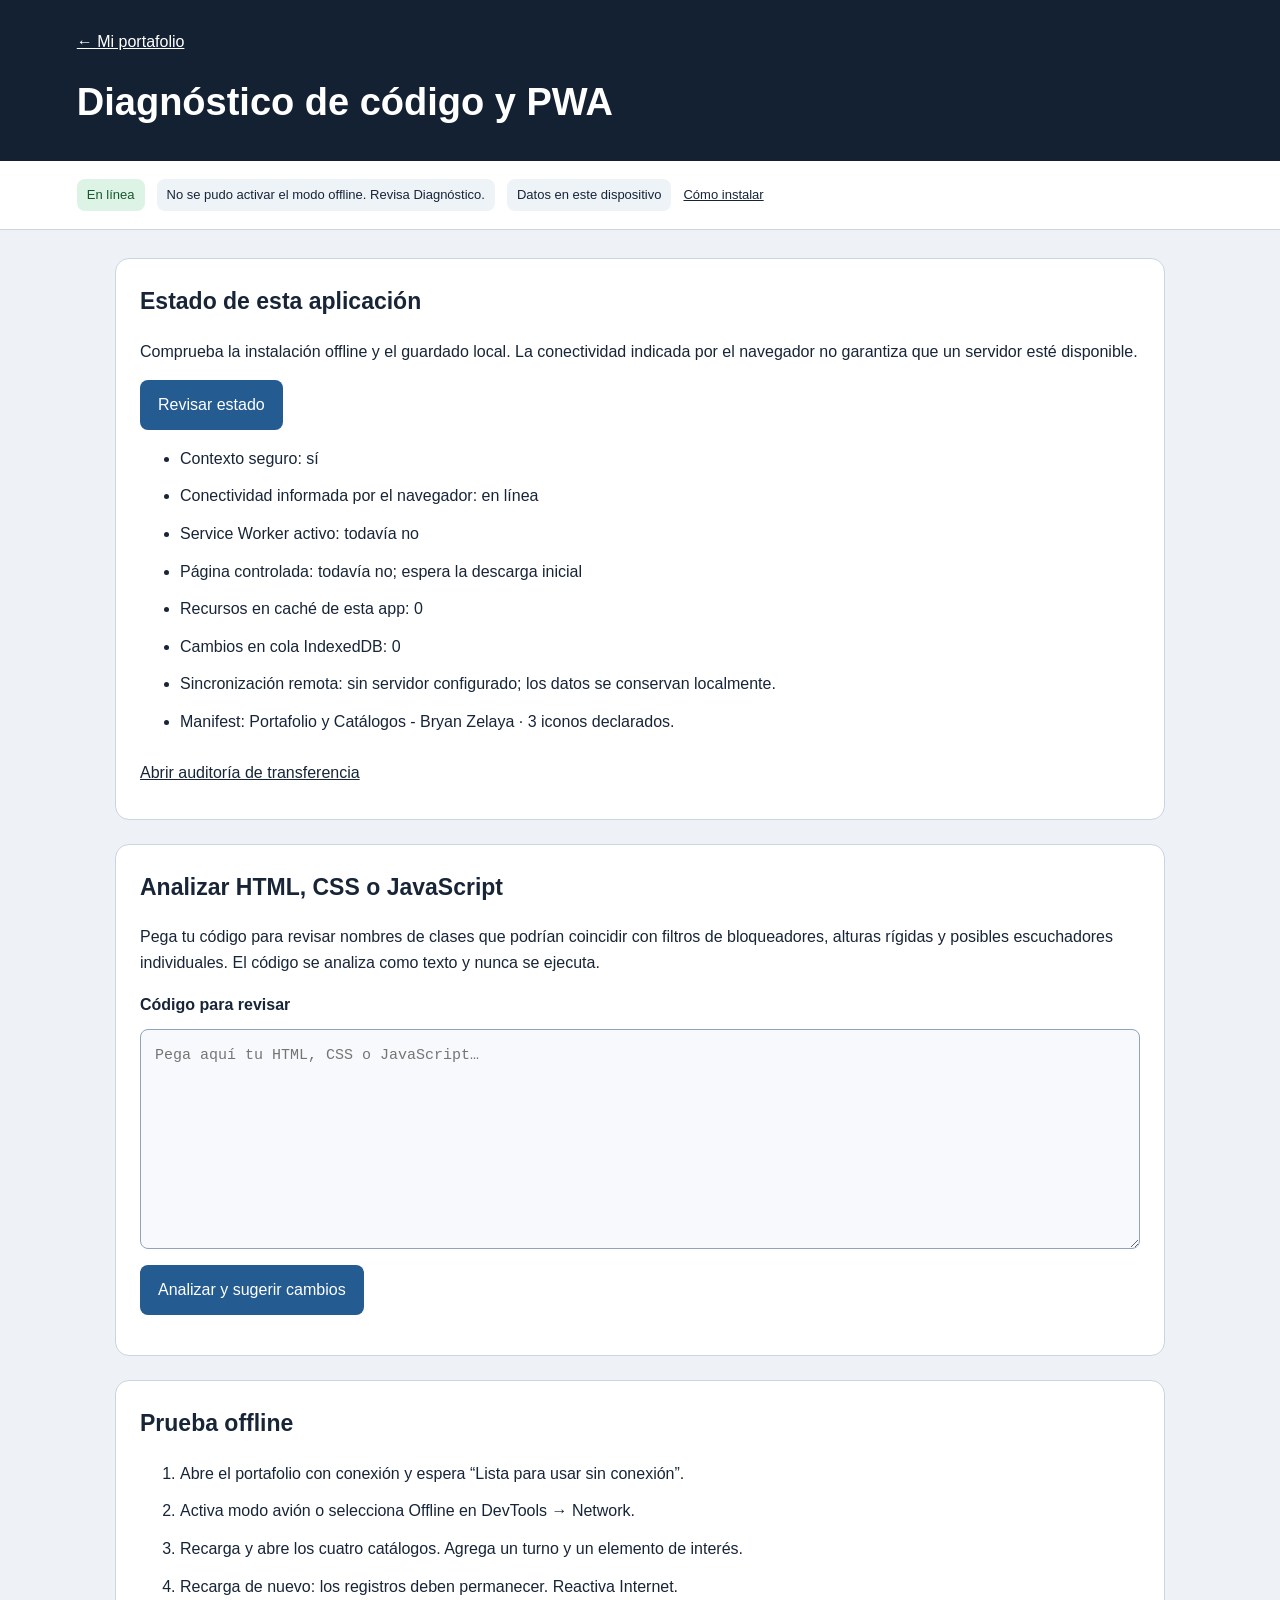
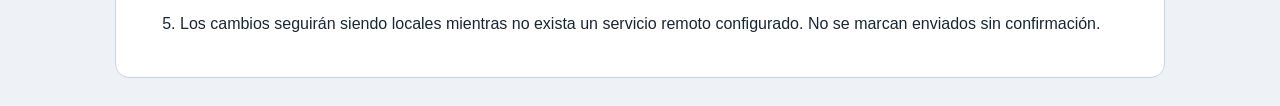
<file: diagnostico.html>
<!DOCTYPE html>
<html lang="es"><head><meta charset="UTF-8"><meta name="viewport" content="width=device-width, initial-scale=1"><title>Diagnóstico PWA y código</title>
<link rel="manifest" href="manifest.json"><meta name="theme-color" content="#142133"><link rel="icon" href="icons/icon-192.png"><link rel="stylesheet" href="assets/diagnostico.css">
<script defer src="sync-config.js"></script><script defer src="assets/cola-offline.js"></script><script defer src="pwa.js"></script><script defer src="assets/diagnostico.js"></script>
</head><body><header><a href="index.html">← Mi portafolio</a><h1>Diagnóstico de código y PWA</h1></header><main>
<section class="panel"><h2>Estado de esta aplicación</h2><p>Comprueba la instalación offline y el guardado local. La conectividad indicada por el navegador no garantiza que un servidor esté disponible.</p><button id="revisarPwa" type="button">Revisar estado</button><ul id="estadoTecnico" aria-live="polite"></ul><a href="auditoria.html">Abrir auditoría de transferencia</a></section>
<section class="panel"><h2>Analizar HTML, CSS o JavaScript</h2><p>Pega tu código para revisar nombres de clases que podrían coincidir con filtros de bloqueadores, alturas rígidas y posibles escuchadores individuales. El código se analiza como texto y nunca se ejecuta.</p>
<label for="codigoInput">Código para revisar</label><textarea id="codigoInput" spellcheck="false" placeholder="Pega aquí tu HTML, CSS o JavaScript…"></textarea>
<button id="btnAnalizar" type="button">Analizar y sugerir cambios</button><p id="errorAnalisis" role="alert"></p>
</section><section id="panelResultado" class="panel" hidden><h2>Informe de diagnóstico</h2><p id="dictamen" role="status"></p><ul id="detallesReporte"></ul><label for="codigoSugerido">Código sugerido</label><textarea id="codigoSugerido" spellcheck="false" readonly></textarea><p>Las sugerencias son heurísticas: revísalas antes de aplicarlas. Si renombras una clase, actualiza sus referencias en todos tus HTML, CSS y scripts. El resultado no sustituye una revisión completa de seguridad, rendimiento o compatibilidad.</p></section>
<section class="panel"><h2>Prueba offline</h2><ol><li>Abre el portafolio con conexión y espera “Lista para usar sin conexión”.</li><li>Activa modo avión o selecciona Offline en DevTools → Network.</li><li>Recarga y abre los cuatro catálogos. Agrega un turno y un elemento de interés.</li><li>Recarga de nuevo: los registros deben permanecer. Reactiva Internet.</li><li>Los cambios seguirán siendo locales mientras no exista un servicio remoto configurado. No se marcan enviados sin confirmación.</li></ol></section>
</main></body></html>
</file>
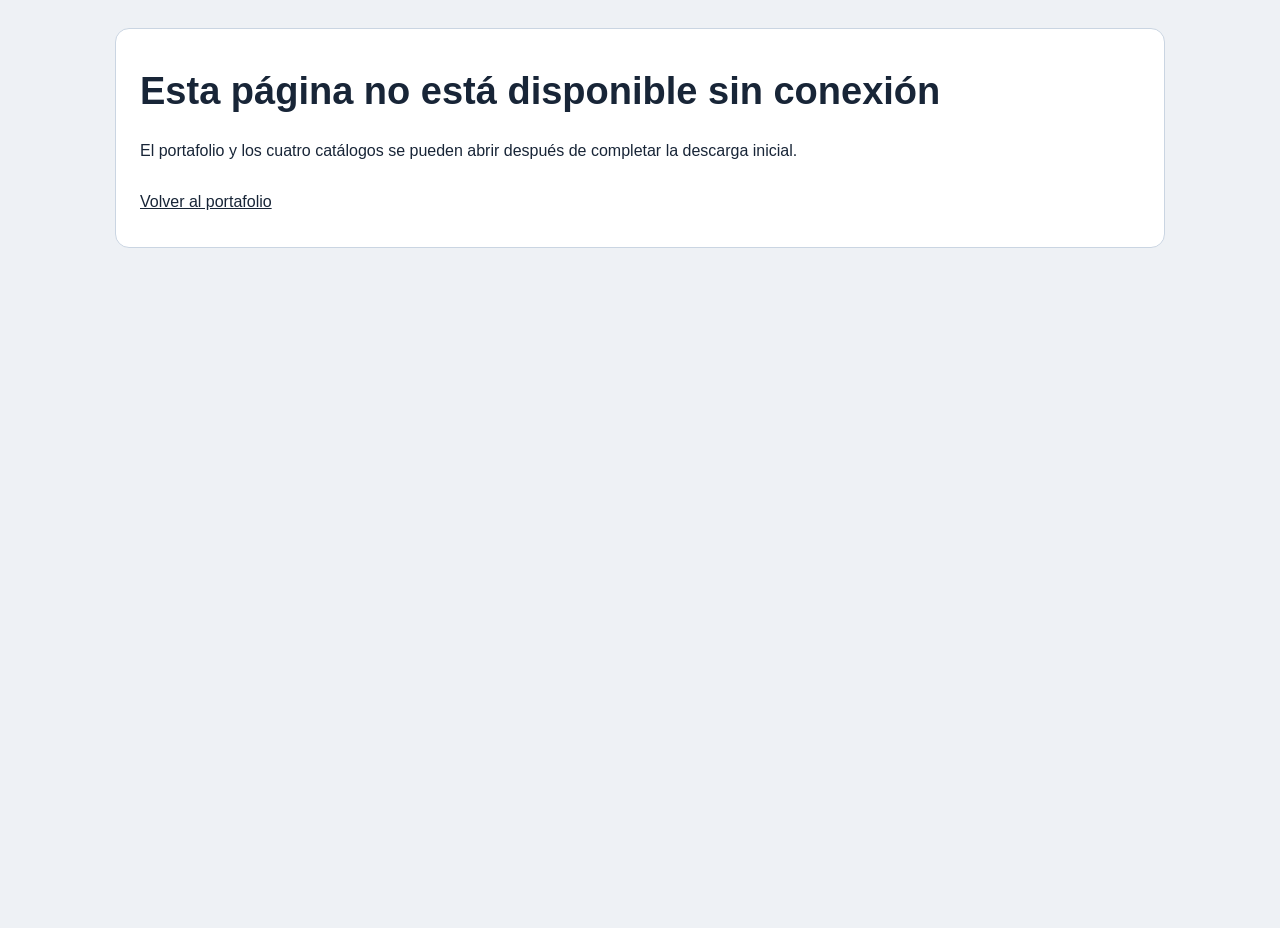
<file: offline.html>
<!DOCTYPE html><html lang="es"><head><meta charset="utf-8"><meta name="viewport" content="width=device-width, initial-scale=1"><title>Página no disponible offline</title><link rel="stylesheet" href="assets/diagnostico.css"><meta name="theme-color" content="#142133"></head><body><main><section class="panel"><h1>Esta página no está disponible sin conexión</h1><p>El portafolio y los cuatro catálogos se pueden abrir después de completar la descarga inicial.</p><a href="index.html">Volver al portafolio</a></section></main></body></html>
</file>
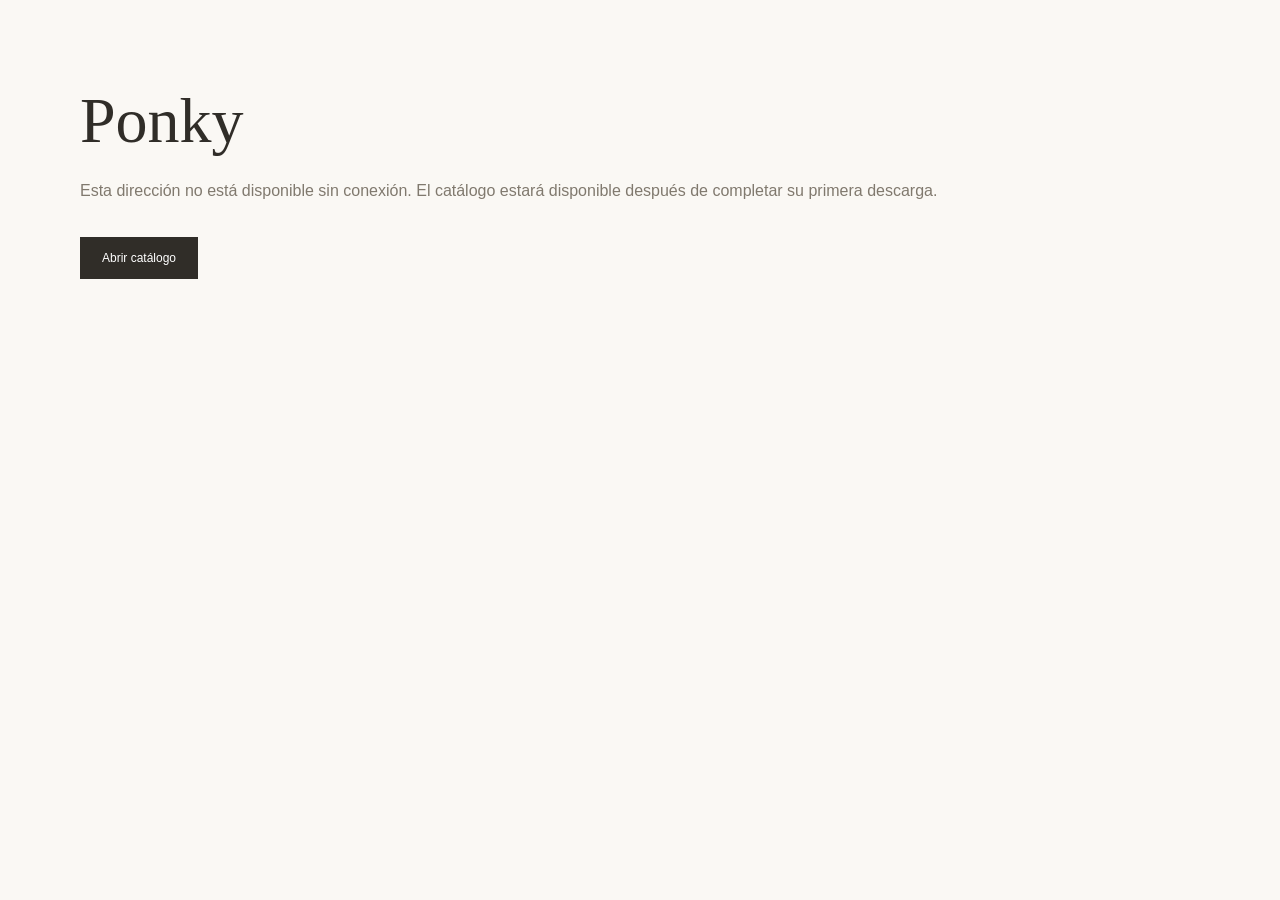
<file: fase-ui-pwa/offline.html>
<!DOCTYPE html><html lang="es"><head><meta charset="utf-8"><meta name="viewport" content="width=device-width,initial-scale=1"><title>Ponky · Sin conexión</title><link rel="stylesheet" href="style.css"></head><body><main class="contenedor seccion"><h1>Ponky</h1><p>Esta dirección no está disponible sin conexión. El catálogo estará disponible después de completar su primera descarga.</p><a class="boton" href="index.html">Abrir catálogo</a></main></body></html>
</file>
<file: style.css>
:root {
  --fondo: #eef1f5;
  --texto: #182537;
  --suave: #647184;
  --principal: #245b91;
  --acento: #dde7f1;
  --borde: #d3dce6;
}

* {
  box-sizing: border-box;
}

[hidden] {
  display: none !important;
}

html {
  scroll-behavior: smooth;
  scroll-padding-top: 100px;
}

body {
  margin: 0;
  background-color: var(--fondo);
  color: var(--texto);
  font-family: Arial, Helvetica, sans-serif;
  transition: background-color 0.45s;
}

a {
  color: inherit;
  text-decoration: none;
}

button {
  font: inherit;
  cursor: pointer;
}

a:focus-visible,
button:focus-visible {
  outline: 3px solid #5c94c9;
  outline-offset: 5px;
}

.contenedor {
  width: min(1120px, 88%);
  margin: auto;
}

/* CABECERA */

.cabecera {
  position: sticky;
  top: 0;
  z-index: 20;
  display: flex;
  align-items: center;
  justify-content: space-between;
  padding: 19px 6%;
  border-bottom: 1px solid #ffffff18;
  background: #142133;
  color: #f1f5fa;
}

.marca {
  font-size: 21px;
  font-weight: 800;
  letter-spacing: -0.7px;
}

.marca span {
  color: #6ba6db;
}

.boton-menu {
  display: flex;
  flex-direction: column;
  justify-content: center;
  gap: 5px;
  width: 45px;
  height: 43px;
  padding: 11px;
  border: 1px solid #ffffff30;
  border-radius: 11px;
  background: #20334b;
}

.boton-menu span {
  width: 100%;
  height: 2px;
  background: #f1f5fa;
  transition: transform 0.2s, opacity 0.2s;
}

.boton-menu.abierto span:nth-child(1) {
  transform: translateY(7px) rotate(45deg);
}

.boton-menu.abierto span:nth-child(2) {
  opacity: 0;
}

.boton-menu.abierto span:nth-child(3) {
  transform: translateY(-7px) rotate(-45deg);
}

.menu {
  position: absolute;
  top: calc(100% + 8px);
  right: 6%;
  display: none;
  width: min(280px, 88vw);
  padding: 12px;
  border: 1px solid #34475e;
  border-radius: 15px;
  background: #192b41;
  box-shadow: 0 15px 35px #10203330;
}

.menu a {
  display: block;
  padding: 13px 15px;
  border-radius: 8px;
  color: #e4edf7;
  font-size: 14px;
}

.menu a:hover {
  background: #2a435f;
}

/* PRESENTACIÓN */

.portada {
  display: grid;
  grid-template-columns: 1.2fr 1fr;
  align-items: center;
  gap: 65px;
  min-height: 590px;
  padding-top: 70px;
  padding-bottom: 70px;
}

.etiqueta {
  color: var(--principal);
  font-size: 10px;
  font-weight: bold;
  letter-spacing: 2px;
}

h1 {
  margin: 24px 0;
  font-size: clamp(46px, 6vw, 78px);
  line-height: 1.06;
  letter-spacing: -3px;
}

h1 span {
  color: var(--principal);
}

h2 {
  margin: 15px 0 24px;
  font-size: clamp(29px, 3.5vw, 42px);
  line-height: 1.15;
  letter-spacing: -1px;
}

p {
  color: var(--suave);
  line-height: 1.8;
}

.presentacion > p {
  max-width: 440px;
  margin-bottom: 28px;
}

.acciones {
  display: flex;
  flex-wrap: wrap;
  gap: 12px;
}

.boton {
  display: inline-flex;
  justify-content: center;
  padding: 14px 21px;
  border: 0;
  border-radius: 10px;
  font-size: 13px;
  font-weight: bold;
  transition: transform 0.2s, background-color 0.2s;
}

.boton:hover {
  transform: translateY(-3px);
}

.principal {
  background: var(--principal);
  color: white;
}

.principal:hover {
  background: #194976;
}

.secundario {
  background: var(--acento);
  color: #244765;
}

.secundario:hover {
  background: #ccdbea;
}

.tecnologias {
  display: flex;
  flex-wrap: wrap;
  gap: 17px;
  margin-top: 32px;
  color: var(--suave);
  font-size: 12px;
}

.perfil {
  position: relative;
  padding: 20px;
}

.marco-foto {
  height: 365px;
  overflow: hidden;
  border: 1px solid #aebfd0;
  border-radius: 100px 25px 100px 25px;
  background: linear-gradient(145deg, #233b56, #426b8d);
}

.marco-foto > img {
  display: block;
  width: 100%;
  height: 100%;
  object-fit: cover;
}

.reemplazo-imagen {
  display: flex;
  flex-direction: column;
  align-items: center;
  justify-content: center;
  gap: 12px;
  width: 100%;
  height: 100%;
  padding: 25px;
  color: #335571;
  text-align: center;
}

.marco-foto .reemplazo-imagen {
  color: #e5eff9;
}

.reemplazo-imagen > span {
  font-size: 60px;
}

.reemplazo-imagen small {
  font-size: 11px;
  line-height: 1.6;
}

.nota-perfil {
  position: absolute;
  bottom: 0;
  left: 0;
  display: flex;
  align-items: center;
  gap: 10px;
  padding: 17px 21px;
  border: 1px solid var(--borde);
  border-radius: 12px;
  background: white;
  box-shadow: 0 10px 25px #14213312;
  font-size: 12px;
}

.punto {
  width: 8px;
  height: 8px;
  border-radius: 50%;
  background: #3d8d80;
}

/* SOBRE MÍ */

.seccion {
  padding-top: 70px;
  padding-bottom: 70px;
}

.franja {
  border-top: 1px solid var(--borde);
  border-bottom: 1px solid var(--borde);
  background: #ffffff90;
}

.sobre-mi {
  display: grid;
  grid-template-columns: 1fr 1fr;
  gap: 70px;
}

.sobre-mi p {
  margin-top: 0;
}

#informacion-extra {
  display: none;
}

/* HABILIDADES */

.habilidades {
  display: grid;
  grid-template-columns: repeat(4, minmax(0, 1fr));
  gap: 20px;
  margin-top: 30px;
}

.habilidad {
  padding: 26px;
  border: 1px solid var(--borde);
  border-top: 3px solid #426c92;
  border-radius: 15px;
  background: white;
}

.numero {
  color: #728ba3;
  font-size: 12px;
}

.habilidad h3 {
  margin: 25px 0 12px;
  font-size: 21px;
}

.habilidad p {
  margin: 0;
  font-size: 13px;
}

/* PROYECTOS */

.proyectos-seccion {
  padding-top: 20px;
}

.titulo-proyectos {
  display: flex;
  align-items: center;
  justify-content: space-between;
  gap: 25px;
}

.titulo-proyectos > p {
  max-width: 300px;
  font-size: 13px;
}

.filtros {
  display: flex;
  flex-wrap: wrap;
  gap: 10px;
  margin-top: 15px;
}

.filtro {
  padding: 10px 17px;
  border: 1px solid var(--borde);
  border-radius: 25px;
  background: white;
  color: var(--suave);
  font-size: 12px;
}

.filtro.activo {
  border-color: #203b57;
  background: #203b57;
  color: white;
}

.contador {
  margin: 22px 0 16px;
  font-size: 12px;
}

.proyectos {
  display: grid;
  grid-template-columns: repeat(3, minmax(0, 1fr));
  gap: 23px;
}

.proyecto {
  overflow: hidden;
  border: 1px solid var(--borde);
  border-radius: 17px;
  background: white;
  transition: transform 0.25s, box-shadow 0.25s;
}

.proyecto:hover,
.proyecto:focus-within {
  transform: translateY(-6px);
  box-shadow: 0 15px 30px #14213318;
}

.imagen-proyecto {
  display: block;
  height: 210px;
  overflow: hidden;
}

.imagen-proyecto > img {
  display: block;
  width: 100%;
  height: 100%;
  object-fit: cover;
  transition: transform 0.3s;
}

.imagen-proyecto:hover > img {
  transform: scale(1.04);
}

.tono-1 {
  background: #dce5ed;
}

.tono-2 {
  background: #c8d6e6;
}

.tono-3 {
  background: #d5e3e5;
}

.proyecto-info {
  padding: 24px;
}

.estado {
  color: var(--principal);
  font-size: 9px;
  font-weight: bold;
  letter-spacing: 1px;
}

.proyecto h3 {
  margin: 15px 0 10px;
  font-size: 23px;
}

.proyecto-info > p {
  min-height: 72px;
  margin: 0;
  font-size: 13px;
}

.etiquetas-proyecto {
  display: flex;
  flex-wrap: wrap;
  gap: 6px;
  margin: 20px 0;
}

.etiquetas-proyecto span {
  padding: 6px 8px;
  border-radius: 5px;
  background: #edf2f7;
  color: #50677d;
  font-size: 10px;
}

.enlace-proyecto {
  display: inline-block;
  padding-bottom: 4px;
  border-bottom: 1px solid #9cb7cf;
  color: var(--principal);
  font-size: 13px;
  font-weight: bold;
}

/* CONTACTO */

.contacto {
  border-top: 1px solid #34485f;
  background: #1b2e44;
  color: #f1f5fa;
  text-align: center;
}

.contacto .etiqueta {
  color: #8ab8e3;
}

.contacto p {
  color: #b6c5d5;
}

.redes {
  display: flex;
  flex-wrap: wrap;
  justify-content: center;
  gap: 12px;
  margin-top: 28px;
}

.red {
  padding: 13px 19px;
  border: 1px solid #ffffff18;
  border-radius: 9px;
  color: white;
  font-size: 12px;
  font-weight: bold;
  transition: transform 0.2s, filter 0.2s;
}

.red:hover {
  transform: translateY(-3px);
  filter: brightness(1.15);
}

.whatsapp {
  background: #176c52;
}

.facebook {
  background: #245a96;
}

.tiktok {
  background: #111b29;
}

.github {
  background: #374d65;
}

/* FOOTER */

footer {
  padding: 28px 0;
  border-top: 1px solid #ffffff12;
  background: #111e2e;
  color: #e3ecf6;
}

.footer-contenido {
  display: flex;
  align-items: center;
  justify-content: space-between;
  gap: 25px;
}

.footer-enlaces {
  display: flex;
  flex-wrap: wrap;
  gap: 20px;
  color: #b6c5d5;
  font-size: 12px;
}

footer p {
  margin: 0;
  color: #a4b5c8;
  font-size: 11px;
}

/* AVISOS */

.aviso {
  position: fixed;
  bottom: 25px;
  left: 50%;
  z-index: 40;
  display: none;
  width: max-content;
  max-width: 90%;
  padding: 16px 22px;
  border: 1px solid #49647f;
  border-radius: 12px;
  background: #192e45;
  color: white;
  font-size: 13px;
  text-align: center;
  transform: translateX(-50%);
}

/* ADAPTACIÓN A PANTALLAS */

@media (max-width: 900px) {
  .portada {
    gap: 25px;
  }

  .habilidades,
  .proyectos {
    grid-template-columns: repeat(2, minmax(0, 1fr));
  }

  .sobre-mi {
    gap: 35px;
  }

  .footer-contenido {
    flex-wrap: wrap;
  }
}

@media (max-width: 600px) {
  .portada,
  .sobre-mi,
  .proyectos {
    grid-template-columns: 1fr;
  }

  .portada {
    padding-top: 45px;
    padding-bottom: 45px;
    gap: 35px;
  }

  h1 {
    letter-spacing: -2px;
  }

  .perfil {
    width: 100%;
    max-width: 400px;
    margin: auto;
  }

  .marco-foto {
    height: 320px;
  }

  .seccion {
    padding-top: 45px;
    padding-bottom: 45px;
  }

  .titulo-proyectos {
    display: block;
  }

  .habilidades {
    gap: 12px;
  }

  .habilidad {
    padding: 20px;
  }

  .footer-contenido {
    flex-direction: column;
    text-align: center;
  }
}

@media (prefers-reduced-motion: reduce) {
  html {
    scroll-behavior: auto;
  }

  * {
    transition: none !important;
  }
}
/* Vista previa del cuarto catálogo */
.tono-4 { background: #e0eeee; }
</file>
<file: assets/responsividad.css>
/* Reglas comunes de la Parte 2. Se cargan después del CSS de cada estilo. */
:root {
  --form-panel: #ffffff;
  --form-input: #fafafa;
  --form-acento: #302d28;
  --form-contraste: #ffffff;
  --form-borde: #bfc5cf;
  --form-error: #ad3151;
  --form-exito: #26734f;
}
body[data-catalogo="portafolio"] { --form-acento: #245b91; }
body[data-catalogo="2"] {
  --form-panel: #191d28;
  --form-input: #101219;
  --form-acento: #9cbbff;
  --form-contraste: #101219;
  --form-borde: #65738a;
  --form-error: #ffadba;
  --form-exito: #83d6af;
}
body[data-catalogo="4"] { --form-acento: #28696c; }
html { scroll-padding-top: 110px; }
body { min-height: 100vh; min-height: 100dvh; }
main { min-width: 0; }
main > *, .contenedor > *, .proyectos > *, .productos > *, .producto > *, .producto-pie > *, .catalogo-layout > *, .encabezado > *, .sobre-mi > *, .nosotros > *, .slide > *, .footer-contenido > * { min-width: 0; }
p, h1, h2, h3, strong, label { overflow-wrap: anywhere; }
button, select, input:not([type="checkbox"]):not([type="radio"]) { min-width: 44px; min-height: 44px; }
button { flex-shrink: 0; touch-action: manipulation; }
a { min-width: 44px; min-height: 44px; }
.marca, .enlace-proyecto, .footer-enlaces a, .footer-contenido > a, .pie a, footer .marca { display: inline-flex; align-items: center; }
.menu, #menu { max-width: calc(100vw - 24px); max-height: calc(100dvh - 110px); overflow-y: auto; }
.menu a, #menu a { min-height: 44px; margin-block: 8px; }
#menu button { margin-bottom: 8px; }
.acciones, .filtros, .redes, .footer-enlaces, .controles, .producto-pie, .herramientas-extra { gap: 12px; }
.footer-enlaces, .producto-pie { flex-wrap: wrap; }
.habilidades { min-width: 0; }
.favorito { width: 44px; height: 44px; }
.titulo-truncado, .info-producto h3, .proyecto-info h3 {
  display: block; min-width: 0; overflow: hidden; white-space: nowrap; text-overflow: ellipsis;
}
.titulo-truncado { flex: 1; }
select, textarea, input { max-width: 100%; font-size: 16px; }
button:focus-visible, a:focus-visible, input:focus-visible, select:focus-visible, textarea:focus-visible {
  outline: 3px solid var(--form-acento); outline-offset: 4px;
}
dialog { max-height: 85vh; max-height: 85dvh; overflow-y: auto; }
/* Los avisos superiores no cubren un input enfocado por el teclado virtual. */
#aviso { top: 110px; bottom: auto; pointer-events: none; }
.titulo-modulos { max-width: 760px; margin-bottom: 28px; }
.titulo-modulos h2 { margin: 16px 0; }
.titulo-modulos p { font-size: 14px; }
.bloques-practicos { display: grid; grid-template-columns: repeat(2, minmax(0, 1fr)); align-items: start; gap: 24px; }
.bloque-practico { min-width: 0; padding: clamp(20px, 3vw, 30px); border: 1px solid var(--borde); border-radius: 16px; background: var(--form-panel); color: var(--texto); }
.bloque-practico h3 { margin: 0 0 18px; font-size: 24px; }
.bloque-practico p { font-size: 13px; line-height: 1.65; }
.bloque-practico label { display: block; margin: 18px 0 8px; font-size: 13px; font-weight: bold; }
.bloque-practico input, .bloque-practico select { width: 100%; padding: 12px; border: 1px solid var(--form-borde); border-radius: 8px; color: var(--texto); background: var(--form-input); font-family: inherit; }
.bloque-practico [aria-invalid="true"] { border: 2px solid var(--form-error); }
.campos-turno { display: grid; grid-template-columns: minmax(0, 1fr) minmax(0, 1fr); gap: 12px; }
.campos-turno > * { min-width: 0; }
.btn-accion, .btn-tactil { min-width: 44px; min-height: 44px; padding: 10px 14px; border: 0; border-radius: 8px; color: var(--form-contraste); background: var(--form-acento); font: inherit; font-size: 13px; font-weight: bold; cursor: pointer; }
#formReserva .btn-accion { width: 100%; }
.error-modulo { color: var(--form-error); min-height: 22px; margin: 8px 0; }
.estado-modulo { color: var(--form-exito); }
.vacio-modulo { color: var(--suave); }
.lista-segura { list-style: none; margin: 16px 0 0; padding: 0; }
.fila-interes, .item-reserva { display: flex; align-items: center; justify-content: space-between; gap: 12px; padding: 12px 0; border-bottom: 1px solid var(--borde); }
.texto-reserva { flex: 1; min-width: 0; }
.detalle-reserva { display: block; font-size: 12px; margin-top: 8px; line-height: 1.6; overflow-wrap: anywhere; }
.entrada-interes { display: flex; gap: 12px; align-items: stretch; }
.entrada-interes input { flex: 1; min-width: 0; }
.fila-interes .titulo-truncado, .item-reserva .titulo-truncado { font-size: 14px; }
.bloque-practico { scroll-margin-top: 110px; }
@media (max-width: 850px) { .bloques-practicos { grid-template-columns: minmax(0, 1fr); } }
@media (max-width: 600px) {
  .contenedor { width: 90%; }
  .campos-turno { grid-template-columns: minmax(0, 1fr); }
  .entrada-interes { flex-wrap: wrap; }
  .entrada-interes input { flex-basis: 100%; }
  .entrada-interes button { width: 100%; }
  .formulario-catalogo input, .formulario-catalogo textarea, .herramientas-extra select, #buscar { font-size: 16px; }
}
@media (orientation: landscape) and (max-height: 500px) {
  html { scroll-padding-top: 78px; }
  header, .cabecera { padding: 6px 5%; }
  .portada { padding-top: 24px; padding-bottom: 24px; min-height: auto; }
  .portada h1 { font-size: clamp(32px, 5vw, 48px); }
  .seccion, .bloque-practico { padding-top: 20px; padding-bottom: 20px; }
  .modulo-reservas, .cola-intereses { padding: 16px; }
  #menu, .menu { max-height: calc(100dvh - 80px); }
  #aviso { top: 74px; }
}
@media (prefers-reduced-motion: reduce) { html { scroll-behavior: auto; } * { animation: none !important; transition: none !important; } }
</file>
<file: assets/pwa.css>
.pwa-herramientas { display:flex;flex-wrap:wrap;align-items:center;gap:12px;padding:12px 6%;border-bottom:1px solid var(--borde,#cdd8e4);background:var(--form-panel,#fff);color:var(--texto,#182537);font:13px/1.5 Arial,sans-serif; }
.pwa-herramientas > span {padding:6px 10px;border-radius:8px;background:var(--form-input,#f0f4f8);overflow-wrap:anywhere;}
#estadoRed[data-online="false"] {background:#fff1d6;color:#794508;}
#estadoRed[data-online="true"], #estadoOffline[data-ready="true"] {background:#ddf3e5;color:#18572f;}
.pwa-herramientas button {min-width:44px;min-height:44px;padding:10px 14px;border:0;border-radius:8px;background:var(--form-acento,#245b91);color:var(--form-contraste,#fff);font:inherit;font-weight:bold;cursor:pointer;}
.pwa-herramientas details {max-width:100%;}
.pwa-herramientas summary {min-height:44px;min-width:44px;display:flex;align-items:center;text-decoration:underline;cursor:pointer;}
.pwa-herramientas details p {max-width:620px;font-size:13px;}
.pwa-herramientas [hidden] {display:none!important;}
@media (orientation:landscape) and (max-height:500px) {.pwa-herramientas{padding:6px 5%;gap:8px;font-size:12px;}}
</file>
<file: assets/ui-avanzada.css>
/* Componentes de las guías UI: se conservan los cuatro temas originales. */
:root {--acento-ui:#e46c14;}
.solo-lectores{position:absolute;width:1px;height:1px;padding:0;margin:-1px;overflow:hidden;clip-path:inset(50%);white-space:nowrap;border:0;}
header[data-hidratado="false"] button:disabled{opacity:.6;cursor:wait;}
input:focus,select:focus,textarea:focus{outline:2px solid var(--acento-ui);outline-offset:2px;border-color:var(--acento-ui)!important;box-shadow:0 0 0 3px #f9731625;}
.extras-ui{display:grid;gap:24px;}
.extras-ui h2{margin-bottom:0;}
.capas-ui{display:grid;grid-template-columns:repeat(2,minmax(0,1fr));gap:16px;}
.capas-ui>*{min-width:0;}
.resultado-capa{padding:16px;margin-top:20px;border-left:4px solid var(--acento-ui);background:var(--form-input);border-radius:8px;}
.resultado-capa h4{margin:0 0 8px;}
.acordeones h4{margin:12px 0 0;}
.abrir-acordeon{display:flex;justify-content:space-between;align-items:center;gap:12px;width:100%;min-height:48px;text-align:left;border:1px solid var(--borde);border-radius:8px;background:var(--form-input);color:var(--texto);padding:12px 16px;font:inherit;font-size:14px;}
.panel-acordeon{display:none;padding:8px 16px;}
.resumen-pedido{margin:20px 0;padding:16px;border:1px solid var(--borde);border-top:3px solid var(--acento-ui);border-radius:10px;background:var(--form-input);}
.resumen-pedido h4{margin:0 0 12px;font-size:17px;}
.resumen-pedido p{margin:8px 0;}
#total{font-size:23px;}
.grilla-horarios{display:grid;grid-template-columns:repeat(2,minmax(0,1fr));gap:10px;}
.horario-turno{min-width:44px;min-height:48px;padding:10px;border:1px solid #7cb394;background:#def1e4;color:#205b37;border-radius:8px;font:inherit;font-size:12px;}
.horario-turno.ocupado{background:#f9e1e4;color:#7d2637;border-color:#d39aa5;cursor:not-allowed;}
.horario-turno.seleccionado{outline:3px solid var(--acento-ui);outline-offset:1px;}
.modal-confirmacion{width:min(560px,92vw);max-height:85dvh;overflow-y:auto;padding:36px 24px 24px;border:1px solid var(--borde);border-top:5px solid var(--acento-ui);border-radius:16px;color:var(--texto);background:var(--form-panel);box-shadow:0 18px 70px #0004;}
.modal-confirmacion::backdrop{background:#0d1728a8;backdrop-filter:blur(3px);}
.modal-confirmacion h2{font-size:28px;margin-top:12px;}
#cerrarConfirmacion{position:absolute;top:8px;right:8px;background:transparent;color:var(--texto);border:0;min-width:44px;min-height:44px;font-size:20px;}
#detalleConfirmacion{display:grid;grid-template-columns:minmax(0,.8fr) minmax(0,1.2fr);gap:10px 16px;font-size:14px;}
#detalleConfirmacion dt{font-weight:bold;}
#detalleConfirmacion dd{margin:0;overflow-wrap:anywhere;min-width:0;}
.reloj-confirmacion{padding:12px;background:var(--form-input);border-radius:8px;}
#tiempoReserva{font-variant-numeric:tabular-nums;font-size:22px;}
.acciones-modal{display:flex;flex-wrap:wrap;justify-content:flex-end;gap:12px;}
.toast-reserva{display:none;position:fixed;right:16px;top:100px;z-index:100;max-width:min(380px,calc(100vw - 32px));padding:16px 20px;border-radius:10px;background:#183c2b;color:#fff;box-shadow:0 8px 32px #0003;font:14px/1.5 Arial,sans-serif;overflow-wrap:anywhere;pointer-events:none;}
.cabecera-bitacora{display:flex;flex-wrap:wrap;align-items:center;justify-content:space-between;gap:12px;}
.cabecera-bitacora h3{margin:0;}
#listaBitacora{margin:16px 0 0;padding:0;list-style:none;}
#listaBitacora li{display:grid;gap:4px;padding:12px 0;border-bottom:1px solid var(--borde);font-size:13px;overflow-wrap:anywhere;}
#listaBitacora time{font-size:11px;color:var(--suave);}
.contacto-personal{max-width:620px;width:90%;margin:32px auto 0;padding:24px;text-align:left;border:1px solid var(--borde);border-radius:14px;background:var(--form-panel);color:var(--texto);}
.contacto-personal label{display:block;margin:16px 0 8px;font-size:14px;font-weight:bold;}
.contacto-personal input,.contacto-personal textarea{display:block;width:100%;padding:12px;border:1px solid var(--form-borde);border-radius:8px;font:16px Arial,sans-serif;background:var(--form-input);color:var(--texto);}
.contacto-personal textarea{min-height:120px;resize:vertical;}
.contacto-personal small{display:block;min-height:22px;}
.contacto-personal [aria-invalid="true"]{border:2px solid var(--form-error);}
.contacto-personal h3{margin:0;font-size:24px;}
@media(min-width:1025px){
 html:has(.vista-personal){background:#dce3eb;}
 body.vista-personal{max-width:768px;margin:24px auto;min-height:calc(100dvh - 48px);border-radius:18px;border-top:4px solid var(--acento-ui);box-shadow:0 12px 50px #10213922;}
 .vista-personal .cabecera{border-radius:14px 14px 0 0;border-bottom:2px solid var(--acento-ui);}
 .vista-personal .portada{gap:24px;min-height:0;padding-top:42px;padding-bottom:42px;}
 .vista-personal .portada h1{font-size:48px;}
 .vista-personal .marco-foto{height:280px;}
 .vista-personal .proyectos,.vista-personal .habilidades{grid-template-columns:repeat(2,minmax(0,1fr));}
 .vista-personal .bloques-practicos{grid-template-columns:minmax(0,1fr);}
 .vista-personal .sobre-mi{gap:24px;}
 .vista-personal .footer-contenido{flex-wrap:wrap;gap:16px;}
}
@media(max-width:600px){.capas-ui{grid-template-columns:minmax(0,1fr)}.contacto-personal{padding:18px;width:90%}.acciones-modal button{flex:1}.modal-confirmacion{padding-inline:18px}#detalleConfirmacion{grid-template-columns:minmax(0,1fr)}#detalleConfirmacion dd{margin-bottom:6px}.grilla-horarios{grid-template-columns:repeat(2,minmax(0,1fr));}}
@media(orientation:landscape) and (max-height:500px){.modal-confirmacion{max-height:90dvh;padding-top:24px}.modal-confirmacion h2{font-size:24px}.toast-reserva{top:70px}body.vista-personal{margin-block:0;}}
.contacto .contacto-personal p{color:var(--suave);}
.contacto .contacto-personal #resultadoContacto{color:var(--form-exito);}
</file>
<file: catalogo1/style.css>
:root {
  --fondo: #faf8f4;
  --texto: #302d28;
  --suave: #80796e;
  --borde: #e3ddd3;
  --acento: #8a6a42;
}

* { box-sizing: border-box; }
[hidden] { display: none !important; }

html {
  scroll-behavior: smooth;
  scroll-padding-top: 95px;
}

body {
  margin: 0;
  background: var(--fondo);
  color: var(--texto);
  font-family: Arial, sans-serif;
  transition: background-color .45s;
}

a { color: inherit; text-decoration: none; }
button, input { font: inherit; }
button { cursor: pointer; }

a:focus-visible, button:focus-visible, input:focus-visible {
  outline: 3px solid #b5905f;
  outline-offset: 4px;
}

.contenedor { width: min(1120px, 88%); margin: auto; }

header {
  position: sticky;
  top: 0;
  z-index: 20;
  display: flex;
  justify-content: space-between;
  align-items: center;
  padding: 20px 6%;
  background: #fff;
  border-bottom: 1px solid var(--borde);
}

.marca { font-weight: bold; letter-spacing: 3px; }
.marca span { color: var(--acento); }

.hamburguesa {
  border: 1px solid var(--borde);
  background: white;
  border-radius: 50%;
  width: 44px;
  height: 44px;
  font-size: 23px;
}

nav {
  display: none;
  position: absolute;
  top: 100%;
  right: 6%;
  width: 260px;
  padding: 15px;
  background: white;
  border: 1px solid var(--borde);
  box-shadow: 0 15px 30px #0001;
}

nav a { display: block; padding: 13px; font-size: 14px; }
nav a:hover { background: #f2ede5; }

.portada {
  display: grid;
  grid-template-columns: 1fr 1fr;
  gap: 70px;
  align-items: center;
  padding-top: 70px;
  padding-bottom: 70px;
}

.etiqueta {
  font-size: 10px;
  letter-spacing: 2px;
  color: var(--acento);
  font-weight: bold;
}

h1, h2, h3 { font-family: Georgia, serif; font-weight: normal; }
h1 { font-size: clamp(43px, 5vw, 70px); margin: 22px 0; line-height: 1.06; }
h2 { font-size: clamp(30px, 3vw, 42px); margin: 16px 0 24px; }
p { color: var(--suave); line-height: 1.8; }

.boton {
  display: inline-block;
  margin-top: 15px;
  padding: 14px 22px;
  border: 0;
  background: var(--texto);
  color: white;
  font-size: 12px;
}

.slides {
  overflow: hidden;
  border-radius: 140px 140px 8px 8px;
  background: #eae1d4;
}

.slide { height: 370px; }
.slide img { width: 100%; height: 100%; object-fit: cover; }

.placeholder {
  display: grid;
  align-content: center;
  justify-items: center;
  gap: 14px;
  height: 100%;
  min-height: inherit;
  padding: 25px;
  color: var(--suave);
  font-size: 12px;
}

.placeholder span { font-size: 50px; }

.controles {
  display: flex;
  justify-content: center;
  align-items: center;
  gap: 18px;
  margin-top: 20px;
  font-size: 11px;
}

.controles button {
  border: 0;
  background: transparent;
  color: var(--texto);
  padding: 8px;
}

.seccion { padding-top: 65px; padding-bottom: 65px; }
.encabezado { display: flex; justify-content: space-between; align-items: center; gap: 25px; }
input { width: 100%; padding: 14px; border: 1px solid var(--borde); background: white; }

.filtros { display: flex; flex-wrap: wrap; gap: 12px; margin: 15px 0; }
.filtros button {
  padding: 10px 16px;
  border: 1px solid var(--borde);
  background: transparent;
  font-size: 12px;
}
.filtros .activo { background: var(--texto); color: white; border-color: var(--texto); }
.contador { font-size: 12px; margin: 25px 0 18px; }

.productos { display: grid; grid-template-columns: repeat(3, minmax(0, 1fr)); gap: 25px; }
.producto { overflow: hidden; background: white; border: 1px solid var(--borde); transition: transform .2s; }
.producto:hover, .producto:focus-within { transform: translateY(-6px); }
.imagen-producto { height: 220px; background: var(--color); }
.imagen-producto img { width: 100%; height: 100%; object-fit: contain; }
.info-producto { padding: 24px; }
.info-producto small { color: var(--acento); font-size: 10px; letter-spacing: 1px; }
.info-producto h3 { font-size: 25px; margin: 14px 0; }
.info-producto p { font-size: 13px; }
.producto-pie { display: flex; justify-content: space-between; align-items: center; gap: 10px; }
.producto-pie button { padding: 10px 12px; background: #f4efe7; border: 0; font-size: 11px; }

.nosotros { padding: 60px 0; background: #eee8df90; border-block: 1px solid var(--borde); }
.nosotros-grid { display: grid; grid-template-columns: 1fr 2fr; gap: 40px; }
#extra { display: none; }
.contacto { text-align: center; }
.redes { display: flex; flex-wrap: wrap; justify-content: center; gap: 12px; }
.redes button { padding: 13px 20px; border: 1px solid var(--borde); background: white; }

footer { padding: 30px 0; background: var(--texto); color: white; }
.pie { display: flex; flex-wrap: wrap; justify-content: space-between; gap: 20px; font-size: 11px; }

dialog {
  position: fixed;
  width: min(440px, 90%);
  padding: 45px 30px 30px;
  border: 1px solid var(--borde);
  color: var(--texto);
}
dialog::backdrop { background: #25201899; }
#cerrar { position: absolute; top: 10px; right: 12px; border: 0; background: transparent; padding: 8px; }

#aviso {
  display: none;
  position: fixed;
  bottom: 25px;
  left: 50%;
  transform: translateX(-50%);
  width: max-content;
  max-width: 90%;
  padding: 16px 22px;
  background: var(--texto);
  color: white;
  z-index: 50;
  font-size: 12px;
  text-align: center;
}

.sr { position: absolute; width: 1px; height: 1px; overflow: hidden; clip-path: inset(50%); }

@media (max-width: 850px) {
  .portada { gap: 30px; }
  .productos { grid-template-columns: repeat(2, minmax(0, 1fr)); }
}

@media (max-width: 600px) {
  .portada, .productos, .nosotros-grid { grid-template-columns: 1fr; }
  .portada { padding-top: 45px; }
  .encabezado { display: block; }
  .encabezado label { display: block; margin-bottom: 25px; }
  .slide { height: 300px; }
}

@media (prefers-reduced-motion: reduce) {
  html { scroll-behavior: auto; }
  * { transition: none !important; }
}
</file>
<file: assets/catalogos-extra.css>
.herramientas-extra {
      display: flex;
      flex-wrap: wrap;
      align-items: center;
      gap: 12px;
      margin: 20px 0;
    }

    .herramientas-extra label {
      display: flex;
      flex-wrap: wrap;
      align-items: center;
      gap: 10px;
      font-size: 12px;
    }

    .herramientas-extra select,
    .boton-favoritos {
      min-height: 42px;
      padding: 10px 13px;
      border: 1px solid var(--borde);
      border-radius: 9px;
      background: var(--form-panel);
      color: var(--texto);
      font: inherit;
      font-size: 12px;
    }

    .boton-favoritos {
      cursor: pointer;
    }

    .boton-favoritos.seleccionado {
      background: var(--form-acento);
      color: var(--form-contraste);
    }

    .imagen-producto {
      position: relative;
    }

    .favorito {
      position: absolute;
      top: 12px;
      right: 12px;
      z-index: 1;
      display: grid;
      place-items: center;
      width: 38px;
      height: 38px;
      padding: 0;
      border: 1px solid #bfc5cf;
      border-radius: 50%;
      background: #ffffff;
      color: #354052;
      font-size: 23px;
      cursor: pointer;
      box-shadow: 0 3px 10px #0001;
    }

    .favorito.guardado {
      color: #ad3151;
      background: #fff0f4;
      border-color: #d58a9e;
    }

    .formulario-catalogo {
      max-width: 650px;
      margin: 45px auto 0;
      padding: clamp(20px, 4vw, 35px);
      border: 1px solid var(--borde);
      border-radius: 16px;
      background: var(--form-panel);
      color: var(--texto);
      text-align: left;
    }

    .formulario-catalogo h3 {
      margin: 0 0 12px;
      font-size: 24px;
    }

    .formulario-catalogo .nota-formulario {
      margin-bottom: 25px;
      font-size: 12px;
    }

    .formulario-catalogo label {
      display: block;
      margin: 18px 0 8px;
      font-size: 13px;
      font-weight: bold;
    }

    .formulario-catalogo input,
    .formulario-catalogo textarea {
      display: block;
      width: 100%;
      padding: 13px;
      border: 1px solid var(--form-borde);
      border-radius: 8px;
      background: var(--form-input);
      color: var(--texto);
      font: inherit;
      font-size: 14px;
    }

    .formulario-catalogo textarea {
      min-height: 120px;
      resize: vertical;
    }

    .formulario-catalogo .campo-invalido {
      border: 2px solid var(--form-error);
    }

    .formulario-catalogo .campo-valido {
      border: 2px solid var(--form-exito);
    }

    .error-campo {
      display: block;
      min-height: 17px;
      margin-top: 6px;
      color: var(--form-error);
      font-size: 11px;
      line-height: 1.5;
    }

    .contador-mensaje {
      text-align: right;
      font-size: 11px;
      color: var(--suave);
    }

    .formulario-catalogo .enviar-formulario {
      width: 100%;
      margin-top: 20px;
      padding: 14px;
      border: 0;
      border-radius: 9px;
      background: var(--form-acento);
      color: var(--form-contraste);
      font: inherit;
      font-size: 13px;
      font-weight: bold;
      cursor: pointer;
    }

    .resultado-formulario {
      margin-bottom: 0;
      font-size: 13px;
      color: var(--form-exito);
    }

    @media (max-width: 600px) {
      .herramientas-extra {
        align-items: stretch;
        flex-direction: column;
      }

      .herramientas-extra select {
        flex: 1;
        min-width: 0;
      }
    }
</file>
<file: catalogo1/ponky.css>
:root{--fondo:#fffaf0;--texto:#482111;--suave:#795d49;--borde:#ead6b5;--acento:#a9230f;--form-acento:#a9230f;--form-borde:#c9a97f;--form-input:#fff8e9;--form-panel:#fffefa;--acento-ui:#d89418;}
body[data-marca="ponky"]{--form-acento:#a9230f;background:var(--fondo);}
header{background:#fffdf8;border-bottom:2px solid #d8a12d;padding-block:12px;}
.marca-ponky{display:flex;align-items:center;gap:12px;letter-spacing:0;}
.logo-ponky{width:64px;height:64px;object-fit:contain;}
.nombre-ponky{font:700 32px/1 Georgia,serif;color:#a9230f;}
.nombre-ponky small{display:block;margin-top:7px;font:11px/1.3 Arial,sans-serif;letter-spacing:2px;text-transform:uppercase;color:#795d49;}
.hamburguesa{border-color:#d8b880;color:#a9230f;background:#fff7e8;}
nav{background:#fffdf8;border-color:#e1c38f;}
nav a:hover{background:#fae8bd;}
h1 em{font-weight:normal;color:#a9230f;}
.portada{gap:44px;padding-block:60px;}
.portada h1{font-size:clamp(44px,5.5vw,74px);}
.portada p{font-size:15px;}
.portada .direccion-breve{font-size:12px;margin-top:24px;}
.acciones-ponky{display:flex;flex-wrap:wrap;gap:12px;}
.boton{background:#a9230f;border-radius:8px;font-weight:bold;min-height:44px;}
.boton-crema{color:#8e250e;background:#f5e2bc;}
.slides{border-radius:24px 100px 24px 24px;background:#f6e8c7;border:1px solid #e8c877;}
.slide img{object-fit:contain;padding:18px;}
.producto{border-radius:16px;border-color:#ead6b5;box-shadow:0 6px 24px #7542100a;background:#fffefa;}
.imagen-producto{height:230px;}
.imagen-producto img{object-fit:cover;}
.producto-pie{align-items:flex-start;flex-direction:column;}
.producto-pie strong{font-size:13px;color:#8f3515;}
.producto-pie button{background:#f4e1bb;color:#612610;border-radius:7px;font-weight:bold;}
.info-producto h3{font-size:24px;}
#detalle{width:min(640px,94vw);max-height:88dvh;border-radius:16px;background:#fffefa;}
#detalle-texto{white-space:pre-line;}
#detalle-precio{display:block;margin:12px 0 20px;color:#8f3515;}
.kit-destacado{display:grid;grid-template-columns:minmax(0,1.1fr) minmax(0,.9fr);gap:44px;align-items:center;border-block:1px solid #e7c783;}
.contenido-kit{padding-left:20px;line-height:2;color:#6d492f;font-size:14px;}
.precio-kit{font-weight:bold;color:#8f3515;}
.foto-kit{min-height:320px;border-radius:20px;background:#f5e4bf;overflow:hidden;}
.foto-kit img{display:block;width:100%;height:360px;object-fit:cover;}
.reemplazo-ponky{min-height:320px;display:grid;place-content:center;text-align:center;padding:24px;gap:12px;color:#75502b;}
.reemplazo-ponky span{font:28px Georgia,serif;}.reemplazo-ponky small{font-size:13px;}
.reemplazo-ponky[hidden]{display:none;}
#personalizacionPonky{border-top:1px solid var(--borde);padding-top:16px;}
#personalizacionPonky h3{font-size:24px;margin:0 0 12px;}
#personalizacionPonky p{font-size:13px;}
#formKitPonky label{display:block;margin:16px 0 8px;font-size:13px;font-weight:bold;}
#formKitPonky input,#formKitPonky textarea{display:block;width:100%;max-width:100%;padding:12px;border:1px solid #c9a97f;border-radius:8px;color:#482111;background:#fff8e9;font:16px Arial,sans-serif;}
#formKitPonky textarea{min-height:100px;resize:vertical;}
#formKitPonky input[type="file"]{font-size:13px;}
#formKitPonky .error-kit{display:block;min-height:20px;margin-top:5px;font-size:12px;color:#a1263b;}
#formKitPonky [aria-invalid="true"]{border:2px solid #a1263b;}
#logoKitPreview{display:block;max-width:160px;max-height:140px;object-fit:contain;background:white;border:1px solid var(--borde);border-radius:10px;margin:12px 0;}
#logoKitPreview[hidden]{display:none;}
.acciones-logo{display:flex;flex-wrap:wrap;gap:10px;align-items:center;}
.acciones-logo button{border:1px solid #c9a97f;background:#fff8e9;color:#6d3217;border-radius:8px;padding:10px 14px;font:inherit;}
.aviso-kit{padding:14px;background:#fbefce;border-left:3px solid #d5a427;border-radius:6px;}
#guardarKit{margin-block:12px;}
#resultadoKit{color:#28643f;}
.solicitudes-ponky{padding:0;list-style:none;display:grid;gap:16px;}
.solicitud-ponky{padding:20px;border:1px solid var(--borde);border-radius:12px;background:#fffefa;overflow-wrap:anywhere;}
.solicitud-ponky h3{font-size:22px;margin:0 0 12px;}
.solicitud-ponky p{font-size:13px;margin:8px 0;}
.solicitud-ponky .estado-pedido{font-weight:bold;color:#8f3515;}
@media(max-width:850px){.portada{gap:24px}.kit-destacado{gap:24px;}.productos{grid-template-columns:repeat(2,minmax(0,1fr));}}
@media(max-width:600px){.kit-destacado{grid-template-columns:minmax(0,1fr);}.productos{grid-template-columns:minmax(0,1fr);}.logo-ponky{width:50px;height:50px;}.nombre-ponky{font-size:28px;}.portada{padding-block:36px;}.foto-kit img{height:280px}.slide{height:300px}}
@media(orientation:landscape) and (max-height:500px){header{padding-block:6px}.logo-ponky{width:44px;height:44px}.nombre-ponky{font-size:24px}.nombre-ponky small{margin-top:4px}.portada{padding-block:24px;}.kit-destacado{padding-block:24px}}

/* Logo fijo con recorte circular: oculta el margen blanco sin editar tu PNG. */
.logo-circular{position:relative;display:block;flex-shrink:0;aspect-ratio:1;border-radius:50%;overflow:hidden;background:#fff1cf;border:3px solid #a9230f;}
.logo-circular>img{position:absolute;display:block;width:119%;height:119%;max-width:none;left:50%;top:50%;transform:translate(-50%,-48.8%);object-fit:cover;padding:0;border-radius:0;}
.logo-circular .reemplazo-ponky{position:absolute;inset:0;display:grid;place-content:center;min-height:0;padding:0;color:#a9230f;font:700 36px Georgia,serif;}
.logo-circular .reemplazo-ponky[hidden]{display:none;}
.logo-circular-cabecera{width:64px;}
.logo-circular-cabecera .reemplazo-ponky{font-size:26px;}
.logo-presentacion{display:flex;align-items:center;justify-content:center;min-width:0;}
.logo-circular-portada{width:min(100%,390px);box-shadow:0 12px 40px #9a5d1214;}
.carrusel-productos-ponky{padding-top:12px;padding-bottom:40px;}
.carrusel-productos-ponky h2{font-size:clamp(28px,4vw,38px);}
.carrusel-productos-ponky .slides{border-radius:18px;}
.carrusel-productos-ponky .slide{position:relative;height:340px;}
.carrusel-productos-ponky .slide img{padding:18px 18px 56px;object-fit:contain;}
.nombre-slide{position:absolute;bottom:0;left:0;right:0;padding:14px 20px;text-align:center;background:#fffbf0eb;color:#612610;font:700 18px Georgia,serif;}
@media(max-width:600px){.logo-circular-cabecera{width:50px;}.logo-circular-portada{width:min(100%,300px);}.carrusel-productos-ponky .slide{height:280px;}}
@media(orientation:landscape) and (max-height:500px){.logo-circular-cabecera{width:44px;}.logo-circular-portada{width:min(100%,240px);}.carrusel-productos-ponky .slide{height:240px;}}

/* Carrusel compacto: la fotografía ocupa el panel, sin márgenes interiores. */
.carrusel-productos-ponky .carrusel{width:100%;max-width:560px;margin-inline:auto;}
.carrusel-productos-ponky .slides{background:#fff7e8;}
.carrusel-productos-ponky .slide{height:auto;aspect-ratio:1 / 1;}
.carrusel-productos-ponky .slide img{display:block;width:100%;height:100%;padding:0;object-fit:cover;object-position:center;}
.carrusel-productos-ponky .nombre-slide{background:#fffbf0f2;padding:14px 20px;}
.carrusel-productos-ponky .placeholder{padding-bottom:64px;}
@media(max-width:600px){.carrusel-productos-ponky .slide{height:auto;aspect-ratio:1 / 1;}}
@media(orientation:landscape) and (max-height:500px){.carrusel-productos-ponky .carrusel{max-width:400px;}.carrusel-productos-ponky .slide{height:auto;aspect-ratio:4 / 3;}}

/* Contacto final: enlaces directos, sin formulario ni bloques académicos. */
.solo-lectores{position:absolute;width:1px;height:1px;padding:0;margin:-1px;overflow:hidden;clip-path:inset(50%);white-space:nowrap;border:0;}
.footer-ponky{padding:38px 0 18px;background:#482111;color:#fff5df;scroll-margin-top:110px;}
.footer-ponky-superior{display:flex;flex-wrap:wrap;align-items:center;justify-content:space-between;gap:28px;padding-bottom:26px;}
.footer-ponky-marca strong{font:700 32px Georgia,serif;}
.footer-ponky-marca strong span{display:block;margin-top:6px;font:11px Arial,sans-serif;text-transform:uppercase;letter-spacing:2px;color:#f6cf88;}
.footer-ponky-marca p{margin:14px 0 0;font:13px/1.8 Arial,sans-serif;color:#ead5b8;}
.redes-ponky{display:flex;flex-wrap:wrap;gap:14px;align-items:flex-start;justify-content:center;}
.icono-red-ponky{display:flex;flex-direction:column;align-items:center;justify-content:center;gap:9px;min-width:64px;min-height:72px;padding:12px 10px;border:1px solid #f6cf8840;border-radius:12px;background:#ffffff08;color:#ffe7bc;transition:background .2s,transform .2s;}
.icono-red-ponky span{font:11px/1.4 Arial,sans-serif;}
.icono-red-ponky svg{width:25px;height:25px;flex-shrink:0;}
.icono-red-ponky:hover{background:#ffffff18;transform:translateY(-3px);}
.icono-red-ponky:focus-visible{outline:3px solid #f6cf88;outline-offset:4px;}
.footer-ponky-inferior{display:flex;flex-wrap:wrap;align-items:center;justify-content:space-between;gap:12px;border-top:1px solid #f6cf8830;padding-top:16px;font:12px/1.6 Arial,sans-serif;color:#ead5b8;}
.footer-ponky-inferior a{display:inline-flex;align-items:center;min-height:44px;color:#ffe7bc;}
@media(max-width:600px){.footer-ponky-superior{justify-content:center;text-align:center;}.footer-ponky-inferior{justify-content:center;text-align:center;}.redes-ponky{gap:10px;}.icono-red-ponky{min-width:60px;padding-inline:8px;}}

/* Fotos ampliables y consulta por producto. */
.ampliar-foto-ponky{display:block;position:relative;width:100%;height:100%;min-width:44px;min-height:44px;padding:0;border:0;background:transparent;color:inherit;font:inherit;cursor:zoom-in;overflow:hidden;}
.ampliar-foto-ponky:focus-visible{outline:3px solid #a9230f;outline-offset:-4px;}
.pista-ampliar{position:absolute;left:10px;bottom:10px;max-width:calc(100% - 20px);padding:7px 10px;border-radius:7px;background:#482111db;color:#fff8ea;font:11px/1.4 Arial,sans-serif;pointer-events:none;}
.producto-pie .consultar-producto-ponky{background:#176b46;color:white;min-height:44px;padding:11px 14px;}
.acciones-detalle-ponky{display:flex;flex-wrap:wrap;gap:12px;margin-top:20px;}
.acciones-detalle-ponky button{padding:12px 16px;min-width:44px;min-height:44px;border:1px solid #d2af77;border-radius:8px;background:#f5e2bc;color:#612610;font:700 13px Arial,sans-serif;cursor:pointer;}
.visor-fotos-ponky{width:min(960px,94vw);max-width:94vw;max-height:92dvh;overflow-y:auto;padding:18px;border:1px solid #a3794e;border-radius:16px;background:#261b15;color:#fff8ea;}
.visor-fotos-ponky::backdrop,.consulta-producto-ponky::backdrop{background:#17120fba;backdrop-filter:blur(3px);}
.visor-cabecera{display:flex;align-items:center;justify-content:space-between;gap:12px;margin-bottom:12px;}
.visor-cabecera h2{margin:0;font:26px/1.25 Georgia,serif;min-width:0;overflow-wrap:anywhere;}
#cerrarVisorPonky{width:44px;height:44px;border:1px solid #ad8c66;border-radius:9px;background:#ffffff12;color:white;font-size:22px;cursor:pointer;}
.visor-lienzo{display:flex;align-items:center;justify-content:center;min-width:0;height:min(65dvh,650px);border-radius:10px;background:#17120f;}
#fotoAmpliadaPonky{display:block;width:100%;height:100%;object-fit:contain;padding:0;}
#fotoAmpliadaPonky[hidden],#errorFotoPonky[hidden]{display:none;}
#errorFotoPonky{padding:24px;text-align:center;color:#f4d9b2;}
.visor-controles{display:flex;gap:16px;align-items:center;justify-content:center;margin-top:14px;font:14px Arial,sans-serif;}
.visor-controles button{width:48px;min-height:44px;border:1px solid #ad8c66;background:#ffffff12;border-radius:8px;color:white;font-size:20px;cursor:pointer;}
.consulta-producto-ponky{position:fixed;width:min(560px,94vw);max-height:88dvh;overflow-y:auto;padding:42px 24px 24px;border:1px solid #d2af77;border-radius:16px;background:#fffaf0;color:#482111;}
.consulta-producto-ponky h2{font:28px/1.3 Georgia,serif;margin:14px 0;}
.consulta-producto-ponky p{font:14px/1.7 Arial,sans-serif;color:#70513d;}
#cerrarConsultaPonky{position:absolute;right:8px;top:8px;width:44px;height:44px;border:0;border-radius:8px;background:transparent;color:#482111;font-size:22px;cursor:pointer;}
.mensaje-consulta-ponky{padding:16px;border:1px solid #dbc7a5;border-radius:10px;background:#f9eccf;overflow-wrap:anywhere;user-select:text;}
.acciones-consulta{display:flex;flex-wrap:wrap;gap:12px;}
.acciones-consulta button,.acciones-consulta a{display:inline-flex;align-items:center;justify-content:center;min-height:44px;min-width:44px;padding:12px 16px;border:0;border-radius:8px;font:700 13px Arial,sans-serif;cursor:pointer;background:#f1dfbc;color:#612610;}
.acciones-consulta #abrirWhatsAppPonky{background:#176b46;color:white;}
#estadoConsultaPonky{color:#176b46;}
.visor-fotos-ponky button:focus-visible,.consulta-producto-ponky button:focus-visible,.consulta-producto-ponky a:focus-visible{outline:3px solid #d99c32;outline-offset:3px;}
@media(max-width:600px){.visor-fotos-ponky{padding:12px;}.visor-cabecera h2{font-size:22px;}.consulta-producto-ponky{padding-inline:18px;}.acciones-consulta>*{flex:1;}}
@media(orientation:landscape) and (max-height:500px){.visor-fotos-ponky{max-height:94dvh;padding:10px;}.visor-cabecera{margin-bottom:8px;}.visor-cabecera h2{font-size:20px;}.visor-lienzo{height:52dvh;}.visor-controles{margin-top:8px;}}
</file>
<file: catalogo1/pantallas.css>
/* Pantallas de altura fija. La navegación sustituye el desplazamiento de la página. */
html{height:100%;overflow:hidden;overscroll-behavior:none;}
body.ponky-sin-scroll{height:var(--alto-ponky,100dvh);min-height:0;margin:0;overflow:hidden;display:grid;grid-template-rows:auto auto auto minmax(0,1fr) auto;gap:0;background:var(--fondo);}
.ponky-sin-scroll>.cabecera-pantallas{grid-row:1;position:static;display:flex;align-items:center;justify-content:space-between;min-height:56px;padding:7px clamp(12px,4vw,54px);gap:12px;border-bottom:1px solid var(--borde);}
.cabecera-pantallas .logo-circular-cabecera{width:44px;}
.cabecera-pantallas .nombre-ponky{font-size:26px;}.cabecera-pantallas .nombre-ponky small{font-size:9px;margin-top:4px;}
.volver-portafolio{display:inline-flex;align-items:center;min-height:44px;font:12px Arial,sans-serif;}
.ponky-sin-scroll>.pwa-herramientas{grid-row:2;padding:3px clamp(12px,4vw,54px);min-height:29px;gap:6px;flex-wrap:nowrap;overflow:hidden;border-bottom:1px solid var(--borde);font-size:11px;}
.ponky-sin-scroll .pwa-herramientas>span{min-width:0;padding:4px 7px;white-space:nowrap;overflow:hidden;text-overflow:ellipsis;}
.ponky-sin-scroll #estadoSincronizacion,.ponky-sin-scroll .pwa-herramientas details{display:none;}
.ponky-sin-scroll #estadoOffline{max-width:210px;}.ponky-sin-scroll .pwa-herramientas button{min-height:44px;padding:7px 10px;font-size:11px;flex-shrink:0;}
nav.pestanas-ponky{grid-row:3;position:static;display:grid;grid-template-columns:repeat(4,minmax(0,1fr));gap:6px;max-width:100%;width:100%;max-height:none;overflow:visible;padding:6px clamp(8px,3vw,46px);margin:0;background:#fffdf8;box-shadow:none;border:0;border-bottom:1px solid var(--borde);}
.pestanas-ponky button{display:flex;align-items:center;justify-content:center;min-width:44px;min-height:44px;padding:8px 6px;border:0;border-radius:9px;background:transparent;color:#795139;font:700 13px Arial,sans-serif;cursor:pointer;}
.pestanas-ponky button[aria-selected=true]{background:#a9230f;color:#fff8ec;}
.pestanas-ponky button:focus-visible{outline:3px solid #d39a25;outline-offset:1px;}
#pantallasPonky{grid-row:4;min-height:0;min-width:0;position:relative;width:min(1240px,100%);margin:auto;align-self:stretch;height:100%;padding:clamp(10px,2vh,22px) clamp(12px,3vw,36px);overflow:hidden;}
.vista-ponky{height:100%;min-height:0;min-width:0;overflow:hidden;margin:0;padding:0;}
.vista-ponky[hidden]{display:none!important;}
.credito-pantalla{grid-row:5;padding:4px 12px;font:10px/1.2 Arial,sans-serif;text-align:center;color:#84694e;}
.portada-pantalla{display:grid;grid-template-columns:minmax(0,1fr) minmax(0,1fr);align-items:center;gap:clamp(16px,4vw,56px);}
.intro-pantalla{min-width:0;}.intro-pantalla h1{margin:12px 0 14px;font-size:clamp(36px,5vw,68px);line-height:1.05;font-weight:normal;}
.intro-pantalla h1 em{color:#a9230f;font-weight:normal;}.intro-pantalla p{font-size:15px;line-height:1.6;max-width:470px;margin:0 0 12px;}
.acciones-inicio{display:flex;flex-wrap:wrap;gap:10px;}.acciones-inicio .boton{display:inline-flex;align-items:center;margin:0;min-height:44px;}
.direccion-inicio{display:block;margin-top:16px;font:12px/1.5 Arial,sans-serif;color:#795139;}
.portada-pantalla .logo-circular-portada{width:min(100%,390px,52dvh);}
.productos-pantalla{display:grid;grid-template-rows:auto minmax(0,1fr) auto;gap:10px;position:relative;}
.barra-catalogo{display:grid;grid-template-columns:minmax(0,1fr) auto;gap:8px 12px;align-items:center;min-width:0;}
.barra-catalogo h2{margin:0;font-size:28px;line-height:1.15;}
.buscar-pantalla{display:block;grid-column:1/-1;min-width:0;}.buscar-pantalla input{width:100%;min-height:44px;padding:10px 14px;border:1px solid #d6b98c;background:#fffdf8;border-radius:9px;font:16px Arial,sans-serif;}
.boton-filtros{min-height:44px;min-width:44px;border:1px solid #d6b98c;border-radius:9px;padding:10px 14px;background:#f5e5c8;color:#642911;font:700 12px Arial,sans-serif;}
.rejilla-pantalla{display:grid;grid-template-columns:repeat(var(--columnas-ponky,2),minmax(0,1fr));grid-template-rows:repeat(var(--filas-ponky,1),minmax(0,1fr));gap:10px;min-height:0;min-width:0;overflow:hidden;}
.rejilla-pantalla .producto{min-width:0;min-height:0;display:grid;grid-template-rows:minmax(0,1fr) auto;overflow:hidden;border-radius:12px;transform:none;}
.rejilla-pantalla .producto[hidden]{display:none!important;}
.rejilla-pantalla .imagen-producto{height:auto;min-height:0;overflow:hidden;}.rejilla-pantalla .imagen-producto img{height:100%;width:100%;object-fit:cover;}
.rejilla-pantalla .info-producto{padding:8px 10px;min-width:0;min-height:0;}
.rejilla-pantalla .info-producto small{display:block;font-size:9px;letter-spacing:.3px;margin-bottom:4px;}
.rejilla-pantalla .info-producto h3{font-size:17px;line-height:1.2;margin:0;white-space:nowrap;overflow:hidden;text-overflow:ellipsis;}
.rejilla-pantalla .info-producto>p{display:none;}
.rejilla-pantalla .producto-pie{display:grid;grid-template-columns:repeat(2,minmax(0,1fr));gap:6px;margin-top:6px;align-items:stretch;}
.rejilla-pantalla .producto-pie strong{grid-column:1/-1;font-size:12px;line-height:1.2;}
.rejilla-pantalla .producto-pie button{min-width:44px;min-height:44px;padding:6px 4px;line-height:1.2;font-size:11px;}
.rejilla-pantalla .favorito{width:44px;height:44px;top:6px;right:6px;}
.rejilla-pantalla .pista-ampliar{bottom:6px;left:6px;max-width:calc(100% - 12px);font-size:9px;padding:5px 7px;}
.rejilla-pantalla .placeholder{height:100%;min-height:0;padding:8px;font-size:10px;gap:5px;}.rejilla-pantalla .placeholder span{font-size:24px;}
.paginacion-productos{display:flex;align-items:center;justify-content:center;gap:12px;min-height:44px;}
.paginacion-productos button{width:44px;min-height:44px;border:1px solid #d6b98c;border-radius:9px;background:#fff8e9;color:#642911;font-size:20px;cursor:pointer;}
.paginacion-productos button:disabled{opacity:.35;cursor:default;}
#estadoPaginaPonky{font:12px/1.4 Arial,sans-serif;color:#795139;text-align:center;}
#vacio{position:absolute;inset:40% 20px auto;text-align:center;font-size:14px;pointer-events:none;}
.rejilla-pantalla.compacta .producto{grid-template-columns:32% minmax(0,1fr);grid-template-rows:minmax(0,1fr);}.rejilla-pantalla.compacta .info-producto small{display:none;}
.rejilla-pantalla.minima .producto-pie strong{display:none;}.rejilla-pantalla.minima .info-producto{padding:4px 6px;}.rejilla-pantalla.minima .info-producto h3{font-size:14px;}
.kit-pantalla{display:grid;grid-template-columns:minmax(0,1fr) minmax(0,1fr);gap:24px;align-items:center;}
.kit-texto h2{font-size:clamp(27px,4vw,42px);margin:10px 0 12px;}.kit-texto .contenido-kit{display:grid;grid-template-columns:minmax(0,1fr);gap:7px;margin:0;padding-left:18px;font:14px/1.4 Arial,sans-serif;}
.kit-texto .precio-kit{margin:14px 0;font-size:15px;}.kit-texto .boton{margin:0;}
.kit-pantalla .foto-kit{height:100%;max-height:460px;min-height:0;aspect-ratio:1;border-radius:18px;}.kit-pantalla .foto-kit img{height:100%;width:100%;object-fit:cover;}.kit-pantalla .reemplazo-ponky{min-height:0;height:100%;font-size:18px;}
.nosotros-pantalla{display:grid;grid-template-columns:minmax(0,1.3fr) minmax(0,1fr);align-items:center;gap:32px;}.nosotros-pantalla h2{font-size:clamp(30px,4vw,48px);margin:10px 0 16px;line-height:1.1;}.nosotros-pantalla p{font-size:15px;line-height:1.6;margin:10px 0;max-width:590px;}.nosotros-pantalla .boton{margin-top:12px;}
.sello-ponky{aspect-ratio:1;max-width:300px;border-radius:50%;border:2px solid #d9b166;display:flex;flex-direction:column;align-items:center;justify-content:center;background:#f7e9c8;color:#a9230f;}.sello-ponky span{font:700 48px Georgia,serif;}.sello-ponky small{margin-top:8px;font:12px Arial,sans-serif;text-transform:uppercase;letter-spacing:2px;}
#contacto.vista-ponky{border-radius:18px;padding:clamp(16px,3vw,36px);display:flex;align-items:center;justify-content:center;scroll-margin:0;}
#contacto>.contenedor{width:100%;max-width:850px;}.footer-ponky-superior{gap:22px;padding-bottom:18px;}.footer-ponky-inferior{padding-top:10px;}.footer-ponky-inferior a{min-height:44px;}
#contacto .redes-ponky{gap:12px;}.icono-red-ponky{min-width:68px;}
.ponky-sin-scroll dialog{overscroll-behavior:contain;max-height:94dvh;}
.filtros-pantalla-dialog{width:min(500px,94vw);padding:20px;border-radius:14px;background:#fffaf0;border:1px solid #d6b98c;color:#482111;}
.dialogo-cabecera{display:flex;justify-content:space-between;align-items:center;gap:12px;margin-bottom:12px;}.dialogo-cabecera h2{margin:0;font-size:26px;}.dialogo-cabecera button{width:44px;min-height:44px;padding:6px;border:1px solid #d6b98c;border-radius:8px;background:#fff4de;color:#642911;font-size:20px;cursor:pointer;}
.filtros-pantalla-dialog .filtros{gap:8px;}.filtros-pantalla-dialog .filtros button{border-radius:8px;min-height:44px;}
#herramientasFiltrosPonky .herramientas-extra{display:flex;flex-direction:column;align-items:stretch;gap:12px;margin:14px 0;}
#herramientasFiltrosPonky label{display:flex;align-items:center;gap:12px;}#herramientasFiltrosPonky select{flex:1;min-width:0;min-height:44px;font-size:16px;}
.galeria-pantalla-dialog{width:min(680px,94vw);padding:16px;max-height:94dvh;border-radius:14px;background:#fffaf0;color:#482111;border:1px solid #d6b98c;}
.galeria-pantalla-dialog .carrusel{max-width:none;width:100%;}.galeria-pantalla-dialog .slides{border-radius:12px;}.galeria-pantalla-dialog .slide{height:min(60dvh,470px);aspect-ratio:auto;}.galeria-pantalla-dialog .slide img{object-fit:contain;}.galeria-pantalla-dialog .controles{margin-top:10px;gap:12px;}
#detalle{padding:42px 22px 20px;width:min(560px,94vw);max-height:90dvh;}.ponky-sin-scroll #aviso{top:64px;bottom:auto;}
@media(min-width:800px){.barra-catalogo{grid-template-columns:minmax(0,1fr) minmax(200px,360px) auto;}.buscar-pantalla{grid-column:2;grid-row:1;}.boton-filtros{grid-column:3;grid-row:1;}}
@media(max-width:600px){
 .cabecera-pantallas .nombre-ponky{font-size:23px;}.cabecera-pantallas .logo-circular-cabecera{width:40px;}.volver-portafolio{font-size:11px;}
 .pestanas-ponky button{font-size:11px;padding-inline:2px;}.ponky-sin-scroll #estadoOffline{max-width:150px;}
 #pantallasPonky{padding:10px 12px;}.portada-pantalla{grid-template-columns:minmax(0,1fr);grid-template-rows:auto auto;gap:16px;align-content:center;text-align:center;}.portada-pantalla .logo-presentacion{grid-row:1;}.portada-pantalla .logo-circular-portada{width:min(220px,28dvh);}.intro-pantalla h1{font-size:clamp(31px,4.6dvh,42px);margin:8px 0 10px;}.intro-pantalla p{font-size:13px;line-height:1.5;max-width:320px;margin:0 auto 12px;}.acciones-inicio{justify-content:center;}.direccion-inicio{font-size:10px;margin-top:12px;}
 .barra-catalogo h2{font-size:23px;}.boton-filtros{padding:8px 10px;font-size:11px;}.rejilla-pantalla{gap:8px;}.rejilla-pantalla .info-producto{padding:7px 8px;}.rejilla-pantalla .info-producto h3{font-size:15px;}.rejilla-pantalla .producto-pie button{font-size:10px;}
 .kit-pantalla{grid-template-columns:minmax(0,1fr);grid-template-rows:auto minmax(0,1fr);gap:12px;}.kit-texto h2{font-size:28px;margin:6px 0 10px;}.kit-texto .contenido-kit{grid-template-columns:repeat(2,minmax(0,1fr));font-size:12px;gap:6px 18px;}.kit-texto .precio-kit{margin:10px 0;font-size:14px;}.kit-texto .boton{font-size:12px;padding:10px 14px;}.kit-pantalla .foto-kit{height:100%;width:100%;max-height:none;aspect-ratio:auto;}.kit-pantalla .foto-kit img{object-fit:contain;}
 .nosotros-pantalla{grid-template-columns:minmax(0,1fr);gap:14px;align-content:center;}.nosotros-pantalla .sello-ponky{display:none;}.nosotros-pantalla h2{font-size:34px;margin-bottom:12px;}.nosotros-pantalla p{font-size:14px;}.nosotros-pantalla .boton{font-size:12px;}
 #contacto .footer-ponky-superior{justify-content:center;text-align:center;gap:18px;}.footer-ponky-marca strong{font-size:28px;}.footer-ponky-marca p{font-size:12px;margin-top:10px;}.footer-ponky-inferior{justify-content:center;text-align:center;font-size:11px;}#contacto .redes-ponky{display:grid;grid-template-columns:repeat(2,minmax(0,1fr));width:min(100%,300px);gap:10px;}.icono-red-ponky{min-height:70px;padding:10px;}
}
@media(max-height:650px) and (orientation:portrait){.portada-pantalla .logo-circular-portada{width:min(145px,23dvh);}.portada-pantalla{gap:10px;}.intro-pantalla h1{font-size:29px;}.direccion-inicio{display:none;}.intro-pantalla p{font-size:12px;}.nosotros-pantalla h2{font-size:30px;}.nosotros-pantalla p{font-size:12px;}.kit-texto .etiqueta{display:none;}}
@media(orientation:landscape) and (max-height:500px){
 .ponky-sin-scroll>.cabecera-pantallas{min-height:46px;padding-block:2px;}.cabecera-pantallas .logo-circular-cabecera{width:36px;}.cabecera-pantallas .nombre-ponky{font-size:21px;}.cabecera-pantallas .nombre-ponky small{display:none;}.pestanas-ponky{padding-block:3px!important;}.credito-pantalla{display:none;}
 #pantallasPonky{padding:8px 16px;}.portada-pantalla{grid-template-columns:minmax(0,1.2fr) minmax(0,1fr);grid-template-rows:1fr;gap:16px;text-align:left;}.portada-pantalla .logo-presentacion{grid-row:auto;}.portada-pantalla .logo-circular-portada{width:min(180px,48dvh);}.intro-pantalla h1{font-size:34px;margin:6px 0 8px;}.intro-pantalla p{font-size:12px;line-height:1.4;margin-bottom:8px;}.intro-pantalla .etiqueta,.direccion-inicio{display:none;}.acciones-inicio{justify-content:flex-start;}.acciones-inicio .boton{font-size:11px;padding:8px 14px;}
 .barra-catalogo{grid-template-columns:minmax(0,1fr) minmax(170px,1fr) auto;gap:8px;}.barra-catalogo h2{font-size:22px;}.buscar-pantalla{grid-column:2;grid-row:1;}.boton-filtros{grid-column:3;grid-row:1;}.productos-pantalla{gap:6px;}.rejilla-pantalla{gap:8px;}.paginacion-productos{gap:10px;}
 .kit-pantalla{grid-template-columns:minmax(0,1.2fr) minmax(0,1fr);grid-template-rows:1fr;gap:16px;}.kit-texto .etiqueta{display:none;}.kit-texto h2{font-size:25px;margin:0 0 8px;}.kit-texto .contenido-kit{grid-template-columns:repeat(2,minmax(0,1fr));font-size:11px;gap:4px 16px;line-height:1.3;}.kit-texto .precio-kit{font-size:13px;margin:8px 0;}.kit-texto .boton{padding:8px 12px;font-size:11px;}.kit-pantalla .foto-kit{max-height:none;}.kit-pantalla .foto-kit img{object-fit:contain;}
 .nosotros-pantalla{grid-template-columns:minmax(0,1fr);}.sello-ponky{display:none;}.nosotros-pantalla>div:first-child{display:grid;grid-template-columns:minmax(0,1fr) minmax(0,1.3fr);gap:8px 24px;align-items:center;}.nosotros-pantalla .etiqueta{display:none;}.nosotros-pantalla h2{grid-row:1/3;margin:0;font-size:31px;}.nosotros-pantalla p{font-size:12px;margin:0;line-height:1.4;}.nosotros-pantalla .boton{grid-column:2;margin:0;justify-self:start;font-size:11px;}
 #contacto.vista-ponky{padding:12px 22px;}.footer-ponky-superior{padding-bottom:8px;gap:14px;}.footer-ponky-marca strong{font-size:25px;}.footer-ponky-marca p{margin-top:8px;font-size:11px;line-height:1.5;}#contacto .redes-ponky{display:flex;width:auto;gap:10px;}.icono-red-ponky{min-width:60px;min-height:66px;padding:9px 7px;}.footer-ponky-inferior{font-size:10px;padding-top:4px;}
}
.teclado-activo>.cabecera-pantallas,.teclado-activo>.pwa-herramientas,.teclado-activo>.credito-pantalla{display:none!important;}.teclado-activo .barra-catalogo{grid-template-columns:minmax(0,1fr) auto;}.teclado-activo .barra-catalogo h2{display:none;}.teclado-activo .buscar-pantalla{grid-column:1;grid-row:1;}.teclado-activo .boton-filtros{grid-column:2;grid-row:1;}
/* Las ventanas también ajustan su contenido a pantallas bajas. */
.galeria-pantalla-dialog .slide{height:min(54dvh,calc(var(--alto-ponky,100dvh) - 180px),470px);}
.visor-fotos-ponky .visor-lienzo{height:min(65dvh,calc(var(--alto-ponky,100dvh) - 190px),650px);}
.visor-cabecera h2{white-space:nowrap;overflow:hidden;text-overflow:ellipsis;}
@media(orientation:landscape) and (max-height:500px){
 .consulta-producto-ponky{max-height:94dvh;padding:34px 18px 14px;}.consulta-producto-ponky>.etiqueta,.consulta-producto-ponky>p:first-of-type{display:none;}.consulta-producto-ponky h2{font-size:22px;margin:4px 0 8px;}.consulta-producto-ponky .mensaje-consulta-ponky{font-size:12px;line-height:1.4;padding:10px;margin:8px 0;}.consulta-producto-ponky #estadoConsultaPonky{font-size:12px;margin:6px 0;}
 .ponky-sin-scroll #detalle{max-height:94dvh;padding:32px 18px 14px;}.ponky-sin-scroll #detalle h2{font-size:24px;margin:8px 0;}.ponky-sin-scroll #detalle-texto{font-size:12px;line-height:1.4;margin:8px 0;}.ponky-sin-scroll #detalle-precio{font-size:13px;margin:8px 0;}.ponky-sin-scroll #accionesDetallePonky{margin-top:10px;}
}

/* Footer en Inicio y Nosotros, reservado dentro de la altura de la pantalla. */
.footer-pantallas-ponky{grid-row:5;display:flex;align-items:center;justify-content:space-between;gap:18px;padding:9px clamp(12px,4vw,54px);background:#482111;color:#fff5df;border-top:1px solid #d9b166;}
.footer-pantallas-ponky[hidden]{display:none!important;}
.footer-pantallas-ponky .footer-ponky-marca{display:flex;align-items:center;gap:18px;}
.footer-pantallas-ponky .footer-ponky-marca strong{font-size:22px;white-space:nowrap;}
.footer-pantallas-ponky .footer-ponky-marca strong span{font-size:8px;letter-spacing:1.5px;margin-top:3px;}
.footer-pantallas-ponky .footer-ponky-marca p{margin:0;font-size:11px;line-height:1.5;}
.footer-pantallas-ponky .redes-ponky{display:flex;flex-wrap:nowrap;gap:8px;}
.footer-pantallas-ponky .icono-red-ponky{min-width:44px;min-height:44px;padding:9px;border-radius:9px;}
.footer-pantallas-ponky .icono-red-ponky svg{width:23px;height:23px;}
.footer-pantallas-ponky .icono-red-ponky>span{position:absolute;width:1px;height:1px;padding:0;margin:-1px;overflow:hidden;clip-path:inset(50%);white-space:nowrap;}
@media(max-width:600px){.footer-pantallas-ponky{flex-direction:column;justify-content:center;gap:6px;padding:7px 12px;}.footer-pantallas-ponky .footer-ponky-marca strong{display:none;}.footer-pantallas-ponky .footer-ponky-marca p{font-size:10px;line-height:1.35;text-align:center;}}
@media(max-height:700px) and (orientation:portrait){.con-footer-ponky .portada-pantalla .logo-circular-portada{width:min(130px,18dvh);}.con-footer-ponky .intro-pantalla h1{font-size:28px;}.con-footer-ponky .direccion-inicio{display:none;}}
@media(max-height:580px) and (orientation:portrait){.con-footer-ponky .intro-pantalla>.etiqueta,.con-footer-ponky .intro-pantalla>p{display:none;}.con-footer-ponky .portada-pantalla{gap:8px;}.con-footer-ponky .intro-pantalla h1{margin:4px 0 10px;}}
@media(orientation:landscape) and (max-height:500px){.footer-pantallas-ponky{flex-direction:row;padding:5px 16px;gap:14px;}.footer-pantallas-ponky .footer-ponky-marca strong{display:none;}.footer-pantallas-ponky .footer-ponky-marca p{font-size:10px;}.footer-pantallas-ponky .redes-ponky{gap:8px;}}

/* Nosotros reutiliza el mismo PNG y recorte circular que Inicio. */
.nosotros-pantalla .logo-nosotros{display:flex;align-items:center;justify-content:center;min-height:0;min-width:0;}
.logo-circular-nosotros{width:min(100%,300px,43dvh);}
@media(max-width:600px){
 .nosotros-pantalla{grid-template-rows:auto auto;gap:12px;}.nosotros-pantalla .logo-nosotros{grid-row:1;}.logo-circular-nosotros{width:min(145px,18dvh);}.nosotros-pantalla h2{font-size:30px;margin:8px 0 10px;}.nosotros-pantalla p{font-size:13px;line-height:1.45;margin:6px 0;}.nosotros-pantalla .boton{margin-top:8px;}
}
@media(max-height:650px) and (orientation:portrait){.logo-circular-nosotros{width:min(100px,15dvh);}.nosotros-pantalla{gap:8px;}.nosotros-pantalla .etiqueta{display:none;}.nosotros-pantalla h2{font-size:25px;margin:4px 0 8px;}.nosotros-pantalla p{font-size:12px;line-height:1.35;margin:4px 0;}.nosotros-pantalla .boton{margin-top:6px;}}
@media(orientation:landscape) and (max-height:500px){
 .nosotros-pantalla{grid-template-columns:minmax(0,1fr) minmax(96px,.28fr);grid-template-rows:minmax(0,1fr);gap:16px;}.nosotros-pantalla .logo-nosotros{grid-row:auto;}.logo-circular-nosotros{width:min(140px,35dvh);}.nosotros-pantalla h2{font-size:27px;}.nosotros-pantalla p{font-size:12px;line-height:1.35;}
}
@media(orientation:landscape) and (max-height:360px){.logo-circular-nosotros{width:min(94px,28dvh);}.nosotros-pantalla>div:first-child{display:block;}.nosotros-pantalla h2{font-size:23px;margin:0 0 8px;}.nosotros-pantalla h2 br{display:none;}.nosotros-pantalla p:last-of-type,.nosotros-pantalla .boton{display:none;}.nosotros-pantalla p{font-size:12px;margin:0;}}

/* Carrusel integrado en Nosotros: no usa una ventana independiente. */
.nosotros-con-carrusel{grid-template-columns:minmax(0,.9fr) minmax(0,1.1fr);grid-template-rows:minmax(0,1fr);gap:28px;align-items:center;}
.nosotros-con-carrusel>.texto-nosotros{display:block;min-height:0;min-width:0;}
.identidad-nosotros{display:flex;align-items:center;gap:12px;}
.nosotros-con-carrusel .logo-circular-nosotros{width:64px;flex-shrink:0;}
.nosotros-con-carrusel h2{font-size:clamp(28px,3.4vw,44px);margin:12px 0 14px;}
.nosotros-con-carrusel p{font-size:14px;line-height:1.5;margin:10px 0;}
.galeria-nosotros{display:flex;flex-direction:column;gap:12px;height:min(100%,520px);min-height:0;min-width:0;padding:0;}
.galeria-nosotros h3{margin:0;font:26px/1.2 Georgia,serif;color:#6b2e16;}
.galeria-nosotros .carrusel{display:grid;grid-template-rows:minmax(0,1fr) auto;gap:10px;flex:1;min-height:0;max-width:none;width:100%;margin:0;}
.galeria-nosotros .slides{height:100%;min-height:0;overflow:hidden;border-radius:16px;}
.galeria-nosotros .slide{height:100%;min-height:0;aspect-ratio:auto;}
.galeria-nosotros .slide img{width:100%;height:100%;padding:0;object-fit:cover;}
.galeria-nosotros .controles{margin:0;min-height:44px;gap:12px;}
.galeria-nosotros .controles button{min-width:44px;min-height:44px;border:1px solid #d6b98c;border-radius:8px;background:#fff8e9;padding:8px;color:#642911;}
.galeria-nosotros .nombre-slide{padding:10px 14px;font-size:16px;}
.galeria-nosotros .placeholder{min-height:0;height:100%;padding-bottom:48px;}
@media(max-width:600px){
 .nosotros-con-carrusel{grid-template-columns:minmax(0,1fr);grid-template-rows:auto minmax(0,1fr);align-content:stretch;gap:12px;}.nosotros-con-carrusel .logo-circular-nosotros{width:44px;}.identidad-nosotros{gap:10px;}.nosotros-con-carrusel h2{font-size:27px;line-height:1.05;margin:8px 0;}.nosotros-con-carrusel h2 br{display:none;}.nosotros-con-carrusel p{font-size:12px;line-height:1.4;margin:6px 0;}.nosotros-con-carrusel .direccion-nosotros{display:none;}.galeria-nosotros{height:100%;gap:8px;}.galeria-nosotros h3{font-size:21px;}.galeria-nosotros .carrusel{gap:8px;}.galeria-nosotros .nombre-slide{font-size:14px;padding:8px 12px;}
}
@media(max-height:650px) and (orientation:portrait){.nosotros-con-carrusel .logo-circular-nosotros{width:32px;}.nosotros-con-carrusel .etiqueta{display:inline;}.nosotros-con-carrusel h2{font-size:23px;margin:6px 0;}.nosotros-con-carrusel p{font-size:12px;line-height:1.3;margin:4px 0;}.galeria-nosotros h3{display:none;}.nosotros-con-carrusel{gap:8px;}}
@media(orientation:landscape) and (max-height:500px){
 .nosotros-con-carrusel{grid-template-columns:minmax(0,.9fr) minmax(0,1.1fr);grid-template-rows:minmax(0,1fr);gap:18px;}.nosotros-con-carrusel>.texto-nosotros{display:block;}.nosotros-con-carrusel .logo-circular-nosotros{width:34px;}.nosotros-con-carrusel .etiqueta{display:inline;}.nosotros-con-carrusel h2{font-size:24px;margin:6px 0 8px;}.nosotros-con-carrusel p{font-size:12px;line-height:1.35;margin:0;}.nosotros-con-carrusel .direccion-nosotros,.galeria-nosotros h3{display:none;}.galeria-nosotros{height:100%;gap:0;}.galeria-nosotros .carrusel{gap:8px;}.galeria-nosotros .nombre-slide{font-size:13px;padding:7px 10px;}
}

/* La PWA permanece activa; el catálogo no muestra herramientas de instalación. */
.ponky-sin-scroll>.pwa-herramientas{display:none!important;}

/* Inicio con tres fotografías y desglose visual del kit. */
.portada-con-franja{grid-template-rows:minmax(0,1fr) auto;gap:18px 42px;}
.ponky-sin-scroll .portada-con-franja .logo-circular-portada{width:min(100%,340px,40dvh);}
.franja-productos-inicio{grid-column:1/-1;display:grid;grid-template-columns:repeat(3,minmax(0,1fr));gap:12px;min-height:0;}
.foto-inicio{position:relative;display:block;width:100%;min-width:44px;height:clamp(100px,18dvh,156px);padding:0;border:1px solid #e3c68f;border-radius:14px;background:#f7e6bf;overflow:hidden;cursor:zoom-in;}
.foto-inicio>img{display:block;width:100%;height:100%;object-fit:cover;}
.nombre-foto-inicio{position:absolute;bottom:0;left:0;right:0;display:flex;justify-content:space-between;align-items:center;gap:8px;padding:10px 12px;background:linear-gradient(transparent,#3f2311e8);color:#fff9e9;font:700 13px/1.3 Arial,sans-serif;text-align:left;padding-top:24px;}
.foto-inicio>.reemplazo-ponky{min-height:0;height:100%;display:grid;place-content:center;padding:12px;font:16px Georgia,serif;}
.foto-inicio>.reemplazo-ponky[hidden]{display:none;}
.foto-inicio:focus-visible{outline:3px solid #a9230f;outline-offset:2px;}
.kit-texto .contenido-kit-visual{list-style:none;display:grid;grid-template-columns:repeat(2,minmax(0,1fr));gap:10px;margin:0;padding:0;}
.contenido-kit-visual>li{display:flex;align-items:center;gap:10px;min-width:0;min-height:68px;padding:8px;border:1px solid #e5cc9e;border-radius:12px;background:#fffdf7;}
.imagen-componente{position:relative;display:block;width:54px;height:54px;flex-shrink:0;border-radius:9px;overflow:hidden;background:#f9e9c6;}
.imagen-componente>img{display:block;width:100%;height:100%;object-fit:cover;}
.imagen-componente>.reemplazo-ponky{min-height:0;height:100%;display:grid;place-content:center;padding:4px;font:9px Arial,sans-serif;}
.imagen-componente>.reemplazo-ponky[hidden]{display:none;}
.icono-componente svg{display:block;width:100%;height:100%;padding:5px;}
.detalle-componente{display:flex;align-items:center;gap:8px;min-width:0;font:13px/1.4 Arial,sans-serif;color:#6a3c20;}
.cantidad-componente{display:grid;place-items:center;width:26px;height:26px;flex-shrink:0;border-radius:50%;background:#a9230f;color:#fff7e9;font:700 14px Arial,sans-serif;}
.detalle-componente small{display:block;margin-top:2px;font-size:10px;color:#8d6d4d;}
@media(max-width:850px){.imagen-componente{width:44px;height:44px;}.contenido-kit-visual>li{gap:8px;padding:7px;}.detalle-componente{font-size:12px;gap:6px;}.cantidad-componente{width:23px;height:23px;font-size:12px;}}
@media(max-width:600px){
 .portada-con-franja{grid-template-rows:auto auto auto;align-content:center;gap:12px;}.ponky-sin-scroll .portada-con-franja .logo-circular-portada{width:min(180px,24dvh);}.franja-productos-inicio{grid-column:1;gap:8px;}.foto-inicio{height:100px;border-radius:10px;}.nombre-foto-inicio{font-size:10px;padding:18px 7px 7px;gap:4px;}.foto-inicio>.reemplazo-ponky{font-size:11px;padding:6px;}
 .kit-texto .contenido-kit-visual{gap:7px;}.contenido-kit-visual>li{min-height:54px;padding:6px;gap:7px;border-radius:9px;}.imagen-componente{width:38px;height:38px;border-radius:7px;}.detalle-componente{font-size:11px;gap:5px;}.cantidad-componente{width:20px;height:20px;font-size:11px;}.detalle-componente small{font-size:9px;}
}
@media(max-height:700px) and (orientation:portrait){.ponky-sin-scroll .portada-con-franja .logo-circular-portada{width:min(140px,20dvh);}.portada-con-franja .foto-inicio{height:80px;}.portada-con-franja{gap:8px;}.portada-con-franja .intro-pantalla h1{font-size:28px;}}
@media(max-height:580px) and (orientation:portrait){.ponky-sin-scroll .portada-con-franja .logo-circular-portada{width:min(96px,15dvh);}.portada-con-franja .foto-inicio{height:64px;}.portada-con-franja{gap:6px;}.nombre-foto-inicio{font-size:9px;}.contenido-kit-visual>li{min-height:48px;}.imagen-componente{width:30px;height:30px;}.detalle-componente{font-size:10px;}}
@media(orientation:landscape) and (max-height:500px){
 .portada-con-franja{grid-template-rows:minmax(0,1fr) auto;gap:8px 20px;}.portada-con-franja .intro-pantalla h1{font-size:30px;margin:4px 0 8px;}.portada-con-franja .intro-pantalla h1 br{display:none;}.ponky-sin-scroll .portada-con-franja .logo-circular-portada{width:min(140px,35dvh);}.foto-inicio{height:70px;border-radius:9px;}.nombre-foto-inicio{font-size:10px;padding:16px 8px 6px;}
 .kit-texto .contenido-kit-visual{gap:6px;}.contenido-kit-visual>li{min-height:40px;padding:4px;gap:6px;border-radius:8px;}.imagen-componente{width:30px;height:30px;}.detalle-componente{font-size:10px;gap:5px;line-height:1.2;}.cantidad-componente{width:18px;height:18px;font-size:10px;}.detalle-componente small{font-size:8px;}.kit-texto h2{margin-bottom:6px;}.kit-texto .precio-kit{margin:6px 0;}
}
@media(orientation:landscape) and (max-height:360px){.portada-con-franja .intro-pantalla>p{display:none;}.portada-con-franja .intro-pantalla h1{font-size:24px;}.ponky-sin-scroll .portada-con-franja .logo-circular-portada{width:min(110px,28dvh);}.foto-inicio{height:50px;}.portada-con-franja{gap:6px 16px;}.contenido-kit-visual>li{min-height:34px;}.imagen-componente{width:26px;height:26px;}.detalle-componente{font-size:9px;}}
</file>
<file: catalogo2/style.css>
:root {
  color-scheme: dark;
  --fondo: #101219;
  --panel: #191d28;
  --texto: #f1f3fa;
  --suave: #a3aabc;
  --borde: #ffffff20;
  --acento: #9cbbff;
}

* { box-sizing: border-box; }
[hidden] { display: none !important; }
html { scroll-behavior: smooth; scroll-padding-top: 95px; }

body {
  margin: 0;
  background: var(--fondo);
  color: var(--texto);
  font-family: Arial, sans-serif;
  transition: background-color .45s;
}

a { color: inherit; text-decoration: none; }
button, input { font: inherit; }
button { cursor: pointer; }
a:focus-visible, button:focus-visible, input:focus-visible {
  outline: 3px solid var(--acento);
  outline-offset: 4px;
}

.contenedor { width: min(1150px, 88%); margin: auto; }

header {
  position: sticky;
  top: 0;
  z-index: 20;
  display: flex;
  align-items: center;
  justify-content: space-between;
  padding: 20px 6%;
  border-bottom: 1px solid var(--borde);
  background: #101219;
}

.marca { font-size: 18px; font-weight: 900; }
.marca span { color: var(--acento); }

#abrir-menu, #cerrar-menu {
  width: 44px;
  height: 44px;
  border: 1px solid var(--borde);
  background: var(--panel);
  color: white;
  font-size: 23px;
}

#fondo-menu {
  position: fixed;
  inset: 0;
  z-index: 30;
  background: #0009;
}

#menu {
  display: none;
  position: fixed;
  inset: 0 auto 0 0;
  z-index: 40;
  width: min(340px, 88%);
  padding: 28px;
  overflow-y: auto;
  background: #191d28;
  border-right: 1px solid var(--borde);
}

.menu-cabecera { display: flex; justify-content: space-between; align-items: center; margin-bottom: 35px; }
#menu a { display: block; padding: 20px 0; border-bottom: 1px solid var(--borde); color: var(--suave); }
#menu a:hover { color: var(--acento); }

.portada { padding-top: 55px; }
.etiqueta { font-size: 10px; letter-spacing: 2px; color: var(--acento); font-weight: bold; }
h1 { font-size: clamp(42px, 6vw, 78px); line-height: 1.03; letter-spacing: -3px; margin: 25px 0 40px; }
h1 span { color: var(--acento); }
h2 { font-size: clamp(28px, 4vw, 43px); line-height: 1.1; letter-spacing: -1px; }
p { color: var(--suave); line-height: 1.8; }

.carrusel { border: 1px solid var(--borde); background: var(--panel); }
.slide { display: grid; grid-template-columns: 1fr 1fr; min-height: 330px; }
.slide-texto { padding: 40px; }
.slide-texto > span { font-size: 10px; color: var(--acento); letter-spacing: 2px; }
.slide-texto h2 { margin: 20px 0; }
.slide-imagen { height: 100%; min-height: 330px; background: #252e45; }
.slide-imagen img { display: block; width: 100%; height: 330px; object-fit: cover; }

.placeholder {
  display: grid;
  align-content: center;
  justify-items: center;
  gap: 12px;
  height: 100%;
  min-height: inherit;
  padding: 20px;
  color: var(--suave);
  font-size: 12px;
}
.placeholder span { font-size: 45px; }

.boton {
  display: inline-block;
  padding: 13px 19px;
  border: 1px solid var(--acento);
  background: transparent;
  color: var(--acento);
  font-size: 12px;
}

.controles { display: flex; align-items: center; justify-content: flex-end; gap: 18px; padding: 15px 25px; border-top: 1px solid var(--borde); font-size: 11px; }
.controles button { border: 0; background: transparent; padding: 8px; color: var(--acento); }
.seccion { padding-top: 70px; padding-bottom: 70px; }

.catalogo-layout { display: grid; grid-template-columns: 240px 1fr; gap: 45px; }
.panel-filtros { position: sticky; top: 115px; align-self: start; }
.panel-filtros h2 { margin: 18px 0 25px; }
input { width: 100%; padding: 14px; border: 1px solid var(--borde); background: var(--panel); color: white; }

.filtros { display: flex; flex-direction: column; margin-top: 25px; }
.filtros button { padding: 16px 8px; text-align: left; border: 0; border-bottom: 1px solid var(--borde); background: transparent; color: var(--suave); font-size: 12px; }
.filtros .activo { color: var(--acento); background: #9cbbff0c; }
.panel-filtros > p { font-size: 11px; }
.contador { margin: 0 0 18px; font-size: 12px; }

#productos { display: grid; gap: 18px; }
.producto { display: grid; grid-template-columns: 180px 1fr; background: var(--panel); border: 1px solid var(--borde); transition: transform .2s; }
.producto:hover, .producto:focus-within { transform: translateX(5px); }
.imagen-producto { min-height: 190px; background: var(--color); }
.imagen-producto img { display: block; width: 100%; height: 190px; object-fit: contain; }
.info-producto { padding: 24px; }
.info-producto small { color: var(--acento); font-size: 10px; letter-spacing: 2px; }
.info-producto h3 { margin: 14px 0 8px; font-size: 23px; }
.info-producto p { margin: 0 0 18px; font-size: 12px; }
.producto-pie { display: flex; justify-content: space-between; align-items: center; gap: 15px; }
.producto-pie strong { color: var(--acento); }
.producto-pie button { background: transparent; border: 0; border-bottom: 1px solid var(--acento); padding: 5px 0; color: var(--acento); font-size: 12px; }

.nosotros { border-top: 1px solid var(--borde); }
.nosotros h2 { max-width: 650px; }
#extra { display: none; }

footer { padding: 60px 0 0; background: #090b10; }
footer h2 { font-size: clamp(45px, 7vw, 80px); margin: 25px 0; }
footer h2 span { color: var(--acento); }
.redes { display: flex; flex-wrap: wrap; gap: 12px; margin: 30px 0 45px; }
.redes button { padding: 13px 22px; border: 1px solid var(--borde); background: transparent; color: white; }
.redes button:hover { border-color: var(--acento); color: var(--acento); }
.pie { display: flex; flex-wrap: wrap; justify-content: space-between; gap: 20px; padding: 25px 0; border-top: 1px solid var(--borde); font-size: 11px; color: var(--suave); }

dialog { position: fixed; width: min(450px, 90%); padding: 45px 30px 30px; background: var(--panel); color: white; border: 1px solid var(--borde); }
dialog::backdrop { background: #000a; }
#cerrar { position: absolute; top: 10px; right: 12px; border: 0; background: transparent; color: white; padding: 8px; }
#detalle-precio { color: var(--acento); }

#aviso { display: none; position: fixed; bottom: 25px; left: 50%; transform: translateX(-50%); z-index: 50; width: max-content; max-width: 90%; padding: 16px 22px; background: var(--acento); color: #101219; font-size: 12px; text-align: center; }
.sr { position: absolute; width: 1px; height: 1px; overflow: hidden; clip-path: inset(50%); }

@media (max-width: 850px) {
  .catalogo-layout { grid-template-columns: 1fr; gap: 25px; }
  .panel-filtros { position: static; }
  .filtros { flex-direction: row; flex-wrap: wrap; gap: 10px; }
  .filtros button { padding: 12px; }
}

@media (max-width: 600px) {
  .slide, .producto { grid-template-columns: 1fr; }
  .slide-texto { padding: 25px; }
  .slide-imagen, .slide-imagen img { min-height: 210px; height: 210px; }
  .imagen-producto { min-height: 180px; }
  .seccion { padding-top: 45px; padding-bottom: 45px; }
}

@media (prefers-reduced-motion: reduce) {
  html { scroll-behavior: auto; }
  * { transition: none !important; }
}
</file>
<file: catalogo3/style.css>
:root {
  --fondo: #fff8ee;
  --texto: #382c30;
  --suave: #827077;
  --rosa: #efb5c4;
  --borde: #382c30;
}

* { box-sizing: border-box; }
[hidden] { display: none !important; }
html { scroll-behavior: smooth; scroll-padding-top: 100px; }

body {
  margin: 0;
  background: var(--fondo);
  color: var(--texto);
  font-family: Arial, sans-serif;
  transition: background-color .45s;
}

a { color: inherit; text-decoration: none; }
button, input { font: inherit; }
button { cursor: pointer; }

a:focus-visible, button:focus-visible, input:focus-visible {
  outline: 3px solid #b34d73;
  outline-offset: 4px;
}

.contenedor { width: min(1100px, 88%); margin: auto; }

header {
  position: sticky;
  top: 0;
  z-index: 20;
  display: flex;
  justify-content: space-between;
  align-items: center;
  padding: 19px 6%;
  background: #fff8ee;
  border-bottom: 2px solid var(--borde);
}

.marca { font-size: 23px; font-weight: 900; letter-spacing: -1px; }
.marca span { color: #b34d73; }

.hamburguesa {
  width: 45px;
  height: 43px;
  border: 2px solid var(--borde);
  border-radius: 12px;
  background: var(--rosa);
  font-size: 23px;
  box-shadow: 3px 3px 0 var(--borde);
}

nav {
  position: absolute;
  top: calc(100% + 10px);
  right: 6%;
  display: none;
  width: 260px;
  padding: 12px;
  border: 2px solid var(--borde);
  border-radius: 15px;
  background: #fff8ee;
  box-shadow: 5px 5px 0 var(--borde);
}

nav a { display: block; padding: 13px; border-radius: 8px; font-size: 14px; }
nav a:hover { background: var(--rosa); }

.portada { padding-top: 50px; }
.etiqueta { font-size: 10px; font-weight: bold; letter-spacing: 2px; }
.titulo-portada { display: flex; justify-content: space-between; align-items: center; gap: 20px; }
h1 { margin: 25px 0 40px; font-size: clamp(43px, 6vw, 77px); line-height: 1.02; letter-spacing: -3px; }
h1 span { color: #b34d73; }
.estrella { font-size: 130px; color: #b34d73; }
h2 { margin: 18px 0 22px; font-size: clamp(30px, 4vw, 46px); line-height: 1.05; letter-spacing: -1px; }
p { color: var(--suave); line-height: 1.8; }

.carrusel {
  overflow: hidden;
  border: 2px solid var(--borde);
  border-radius: 25px;
  background: #f6d5bd;
  box-shadow: 7px 7px 0 var(--borde);
}

.slide { display: grid; grid-template-columns: 1fr 1fr; align-items: center; gap: 25px; padding: 35px; min-height: 350px; }
.insignia { display: inline-block; padding: 8px 12px; border: 1px solid var(--borde); border-radius: 25px; font-size: 10px; background: #fff8ee; }
.slide-imagen { height: 280px; overflow: hidden; border: 2px solid var(--borde); border-radius: 45% 45% 15px 15px; background: #fff8ee80; }
.slide-imagen img { display: block; width: 100%; height: 100%; object-fit: cover; }

.placeholder { display: grid; align-content: center; justify-items: center; gap: 12px; height: 100%; padding: 20px; font-size: 12px; color: var(--suave); text-align: center; }
.placeholder span { font-size: 50px; }

.boton { display: inline-block; padding: 13px 20px; border: 2px solid var(--borde); border-radius: 12px; background: #fff8ee; color: var(--texto); font-size: 12px; font-weight: bold; box-shadow: 3px 3px 0 var(--borde); }
.boton:hover { background: var(--rosa); }

.controles { display: flex; align-items: center; justify-content: center; gap: 17px; padding: 15px; background: #fff8ee; border-top: 2px solid var(--borde); font-size: 11px; }
.controles button { padding: 8px 12px; border: 1px solid var(--borde); border-radius: 20px; background: white; }
.seccion { padding-top: 70px; padding-bottom: 60px; }
.encabezado { display: flex; justify-content: space-between; align-items: center; gap: 25px; }
.encabezado h2 span { color: #b34d73; }
input { width: 100%; padding: 14px 18px; border: 2px solid var(--borde); border-radius: 30px; background: white; }

.filtros { display: flex; flex-wrap: wrap; gap: 12px; margin: 20px 0; }
.filtros button { padding: 11px 19px; border: 2px solid var(--borde); border-radius: 25px; background: transparent; font-size: 12px; }
.filtros .activo { background: var(--texto); color: white; }
.contador { font-size: 12px; margin: 24px 0 20px; }

.productos { display: grid; grid-template-columns: repeat(2, minmax(0, 1fr)); gap: 30px; }
.producto { overflow: hidden; border: 2px solid var(--borde); border-radius: 25px; background: #fffdf9; box-shadow: 5px 5px 0 var(--borde); transition: transform .2s; }
.producto:hover, .producto:focus-within { transform: translateY(-5px) rotate(-.6deg); }
.producto:nth-child(even):hover, .producto:nth-child(even):focus-within { transform: translateY(-5px) rotate(.6deg); }

.imagen-producto { height: 250px; background: var(--color); border-bottom: 2px solid var(--borde); }
.imagen-producto img { display: block; width: 100%; height: 100%; object-fit: contain; }
.info-producto { padding: 26px; }
.info-producto small { padding: 6px 10px; border: 1px solid var(--borde); border-radius: 20px; font-size: 9px; }
.info-producto h3 { margin: 20px 0 10px; font-size: 28px; letter-spacing: -1px; }
.info-producto p { font-size: 13px; }
.producto-pie { display: flex; justify-content: space-between; align-items: center; gap: 15px; margin-top: 20px; }
.producto-pie strong { font-size: 21px; }
.producto-pie button { padding: 10px 15px; border: 2px solid var(--borde); border-radius: 20px; background: var(--rosa); font-size: 12px; }

.nosotros { display: grid; grid-template-columns: 1fr 2fr; gap: 40px; align-items: center; padding: 45px; border: 2px solid var(--borde); border-radius: 30px; background: #e7dff2; }
.estrella-pequena { text-align: center; font-size: 140px; color: #8a6aa7; }
#extra { display: none; }
.contacto { text-align: center; }
.contacto h2 { font-size: clamp(45px, 7vw, 75px); }

.redes { display: flex; flex-wrap: wrap; justify-content: center; gap: 15px; margin-top: 30px; }
.redes button { padding: 13px 22px; border: 2px solid var(--borde); border-radius: 25px; background: white; box-shadow: 3px 3px 0 var(--borde); }
.redes button:nth-child(1) { background: #dce8c9; }
.redes button:nth-child(2) { background: #dbe5f9; }
.redes button:nth-child(3) { background: #f5cfdd; }

footer { padding: 30px 0; border-top: 2px solid var(--borde); background: #f2ccba; }
.pie { display: flex; flex-wrap: wrap; justify-content: space-between; align-items: center; gap: 20px; font-size: 11px; }

dialog { position: fixed; width: min(450px, 90%); padding: 45px 30px 30px; border: 2px solid var(--borde); border-radius: 20px; background: #fff8ee; color: var(--texto); box-shadow: 6px 6px 0 var(--borde); }
dialog::backdrop { background: #382c3099; }
#cerrar { position: absolute; top: 10px; right: 12px; border: 0; background: transparent; padding: 8px; }

#aviso { display: none; position: fixed; bottom: 25px; left: 50%; transform: translateX(-50%); z-index: 50; width: max-content; max-width: 90%; padding: 16px 22px; border: 2px solid var(--borde); border-radius: 15px; background: var(--rosa); font-size: 12px; text-align: center; }
.sr { position: absolute; width: 1px; height: 1px; overflow: hidden; clip-path: inset(50%); }

@media (max-width: 700px) {
  .slide, .productos, .nosotros { grid-template-columns: 1fr; }
  .slide { padding: 25px; }
  .slide-imagen { height: 230px; }
  .estrella { font-size: 65px; }
  .estrella-pequena { font-size: 85px; }
  .encabezado { display: block; }
  .encabezado label { display: block; margin-bottom: 25px; }
  .nosotros { padding: 25px; gap: 15px; }
}

@media (prefers-reduced-motion: reduce) {
  html { scroll-behavior: auto; }
  * { transition: none !important; }
}
</file>
<file: catalogo4/style.css>
:root {
  --fondo: #f7fbfb;
  --texto: #183b40;
  --suave: #526c70;
  --borde: #cddfe0;
  --acento: #28696c;
}

* { box-sizing: border-box; }
[hidden] { display: none !important; }

html {
  scroll-behavior: smooth;
  scroll-padding-top: 95px;
}

body {
  margin: 0;
  background: var(--fondo);
  color: var(--texto);
  font-family: Arial, sans-serif;
  transition: background-color .45s;
}

a { color: inherit; text-decoration: none; }
button, input { font: inherit; }
button { cursor: pointer; }

a:focus-visible, button:focus-visible, input:focus-visible {
  outline: 3px solid #28696c;
  outline-offset: 4px;
}

.contenedor { width: min(1120px, 88%); margin: auto; }

header {
  position: sticky;
  top: 0;
  z-index: 20;
  display: flex;
  justify-content: space-between;
  align-items: center;
  padding: 20px 6%;
  background: #fff;
  border-bottom: 1px solid var(--borde);
}

.marca { font-weight: bold; letter-spacing: 3px; }
.marca span { color: var(--acento); }

.hamburguesa {
  border: 1px solid var(--borde);
  background: white;
  border-radius: 50%;
  width: 44px;
  height: 44px;
  font-size: 23px;
}

nav {
  display: none;
  position: absolute;
  top: 100%;
  right: 6%;
  width: 260px;
  padding: 15px;
  background: white;
  border: 1px solid var(--borde);
  box-shadow: 0 15px 30px #0001;
}

nav a { display: block; padding: 13px; font-size: 14px; }
nav a:hover { background: #edf5f5; }

.portada {
  display: grid;
  grid-template-columns: 1fr 1fr;
  gap: 70px;
  align-items: center;
  padding-top: 70px;
  padding-bottom: 70px;
}

.etiqueta {
  font-size: 10px;
  letter-spacing: 2px;
  color: var(--acento);
  font-weight: bold;
}

h1, h2, h3 { font-family: Arial, sans-serif; font-weight: bold; }
h1 { font-size: clamp(43px, 5vw, 70px); margin: 22px 0; line-height: 1.06; }
h2 { font-size: clamp(30px, 3vw, 42px); margin: 16px 0 24px; }
p { color: var(--suave); line-height: 1.8; }

.boton {
  display: inline-block;
  margin-top: 15px;
  padding: 14px 22px;
  border: 0;
  background: var(--texto);
  color: white;
  font-size: 12px;
}

.slides {
  overflow: hidden;
  border-radius: 12px;
  background: #e1eeee;
}

.slide { height: 370px; }
.slide img { width: 100%; height: 100%; object-fit: cover; }

.placeholder {
  display: grid;
  align-content: center;
  justify-items: center;
  gap: 14px;
  height: 100%;
  min-height: inherit;
  padding: 25px;
  color: var(--suave);
  font-size: 12px;
}

.placeholder span { font-size: 50px; }

.controles {
  display: flex;
  justify-content: center;
  align-items: center;
  gap: 18px;
  margin-top: 20px;
  font-size: 11px;
}

.controles button {
  border: 0;
  background: transparent;
  color: var(--texto);
  padding: 8px;
}

.seccion { padding-top: 65px; padding-bottom: 65px; }
.encabezado { display: flex; justify-content: space-between; align-items: center; gap: 25px; }
input { width: 100%; padding: 14px; border: 1px solid var(--borde); background: white; }

.filtros { display: flex; flex-wrap: wrap; gap: 12px; margin: 15px 0; }
.filtros button {
  padding: 10px 16px;
  border: 1px solid var(--borde);
  background: transparent;
  font-size: 12px;
}
.filtros .activo { background: var(--texto); color: white; border-color: var(--texto); }
.contador { font-size: 12px; margin: 25px 0 18px; }

.productos { display: grid; grid-template-columns: repeat(3, minmax(0, 1fr)); gap: 25px; }
.producto { overflow: hidden; background: white; border: 1px solid var(--borde); transition: transform .2s; }
.producto:hover, .producto:focus-within { transform: translateY(-6px); }
.imagen-producto { height: 220px; background: var(--color); }
.imagen-producto img { width: 100%; height: 100%; object-fit: contain; }
.info-producto { padding: 24px; }
.info-producto small { color: var(--acento); font-size: 10px; letter-spacing: 1px; }
.info-producto h3 { font-size: 25px; margin: 14px 0; }
.info-producto p { font-size: 13px; }
.producto-pie { display: flex; justify-content: space-between; align-items: center; gap: 10px; }
.producto-pie button { padding: 10px 12px; background: #e8f2f2; border: 0; font-size: 11px; }

.nosotros { padding: 60px 0; background: #e3eeee90; border-block: 1px solid var(--borde); }
.nosotros-grid { display: grid; grid-template-columns: 1fr 2fr; gap: 40px; }
#extra { display: none; }
.contacto { text-align: center; }
.redes { display: flex; flex-wrap: wrap; justify-content: center; gap: 12px; }
.redes button { padding: 13px 20px; border: 1px solid var(--borde); background: white; }

footer { padding: 30px 0; background: var(--texto); color: white; }
.pie { display: flex; flex-wrap: wrap; justify-content: space-between; gap: 20px; font-size: 11px; }

dialog {
  position: fixed;
  width: min(440px, 90%);
  padding: 45px 30px 30px;
  border: 1px solid var(--borde);
  color: var(--texto);
}
dialog::backdrop { background: #25201899; }
#cerrar { position: absolute; top: 10px; right: 12px; border: 0; background: transparent; padding: 8px; }

#aviso {
  display: none;
  position: fixed;
  bottom: 25px;
  left: 50%;
  transform: translateX(-50%);
  width: max-content;
  max-width: 90%;
  padding: 16px 22px;
  background: var(--texto);
  color: white;
  z-index: 50;
  font-size: 12px;
  text-align: center;
}

.sr { position: absolute; width: 1px; height: 1px; overflow: hidden; clip-path: inset(50%); }

@media (max-width: 850px) {
  .portada { gap: 30px; }
  .productos { grid-template-columns: repeat(2, minmax(0, 1fr)); }
}

@media (max-width: 600px) {
  .portada, .productos, .nosotros-grid { grid-template-columns: 1fr; }
  .portada { padding-top: 45px; }
  .encabezado { display: block; }
  .encabezado label { display: block; margin-bottom: 25px; }
  .slide { height: 300px; }
}

@media (prefers-reduced-motion: reduce) {
  html { scroll-behavior: auto; }
  * { transition: none !important; }
}
</file>
<file: fase-ui-pwa/style.css>
:root {
  --fondo: #faf8f4;
  --texto: #302d28;
  --suave: #80796e;
  --borde: #e3ddd3;
  --acento: #8a6a42;
}

* { box-sizing: border-box; }
[hidden] { display: none !important; }

html {
  scroll-behavior: smooth;
  scroll-padding-top: 95px;
}

body {
  margin: 0;
  background: var(--fondo);
  color: var(--texto);
  font-family: Arial, sans-serif;
  transition: background-color .45s;
}

a { color: inherit; text-decoration: none; }
button, input { font: inherit; }
button { cursor: pointer; }

a:focus-visible, button:focus-visible, input:focus-visible {
  outline: 3px solid #b5905f;
  outline-offset: 4px;
}

.contenedor { width: min(1120px, 88%); margin: auto; }

header {
  position: sticky;
  top: 0;
  z-index: 20;
  display: flex;
  justify-content: space-between;
  align-items: center;
  padding: 20px 6%;
  background: #fff;
  border-bottom: 1px solid var(--borde);
}

.marca { font-weight: bold; letter-spacing: 3px; }
.marca span { color: var(--acento); }

.hamburguesa {
  border: 1px solid var(--borde);
  background: white;
  border-radius: 50%;
  width: 44px;
  height: 44px;
  font-size: 23px;
}

nav {
  display: none;
  position: absolute;
  top: 100%;
  right: 6%;
  width: 260px;
  padding: 15px;
  background: white;
  border: 1px solid var(--borde);
  box-shadow: 0 15px 30px #0001;
}

nav a { display: block; padding: 13px; font-size: 14px; }
nav a:hover { background: #f2ede5; }

.portada {
  display: grid;
  grid-template-columns: 1fr 1fr;
  gap: 70px;
  align-items: center;
  padding-top: 70px;
  padding-bottom: 70px;
}

.etiqueta {
  font-size: 10px;
  letter-spacing: 2px;
  color: var(--acento);
  font-weight: bold;
}

h1, h2, h3 { font-family: Georgia, serif; font-weight: normal; }
h1 { font-size: clamp(43px, 5vw, 70px); margin: 22px 0; line-height: 1.06; }
h2 { font-size: clamp(30px, 3vw, 42px); margin: 16px 0 24px; }
p { color: var(--suave); line-height: 1.8; }

.boton {
  display: inline-block;
  margin-top: 15px;
  padding: 14px 22px;
  border: 0;
  background: var(--texto);
  color: white;
  font-size: 12px;
}

.slides {
  overflow: hidden;
  border-radius: 140px 140px 8px 8px;
  background: #eae1d4;
}

.slide { height: 370px; }
.slide img { width: 100%; height: 100%; object-fit: cover; }

.placeholder {
  display: grid;
  align-content: center;
  justify-items: center;
  gap: 14px;
  height: 100%;
  min-height: inherit;
  padding: 25px;
  color: var(--suave);
  font-size: 12px;
}

.placeholder span { font-size: 50px; }

.controles {
  display: flex;
  justify-content: center;
  align-items: center;
  gap: 18px;
  margin-top: 20px;
  font-size: 11px;
}

.controles button {
  border: 0;
  background: transparent;
  color: var(--texto);
  padding: 8px;
}

.seccion { padding-top: 65px; padding-bottom: 65px; }
.encabezado { display: flex; justify-content: space-between; align-items: center; gap: 25px; }
input { width: 100%; padding: 14px; border: 1px solid var(--borde); background: white; }

.filtros { display: flex; flex-wrap: wrap; gap: 12px; margin: 15px 0; }
.filtros button {
  padding: 10px 16px;
  border: 1px solid var(--borde);
  background: transparent;
  font-size: 12px;
}
.filtros .activo { background: var(--texto); color: white; border-color: var(--texto); }
.contador { font-size: 12px; margin: 25px 0 18px; }

.productos { display: grid; grid-template-columns: repeat(3, minmax(0, 1fr)); gap: 25px; }
.producto { overflow: hidden; background: white; border: 1px solid var(--borde); transition: transform .2s; }
.producto:hover, .producto:focus-within { transform: translateY(-6px); }
.imagen-producto { height: 220px; background: var(--color); }
.imagen-producto img { width: 100%; height: 100%; object-fit: contain; }
.info-producto { padding: 24px; }
.info-producto small { color: var(--acento); font-size: 10px; letter-spacing: 1px; }
.info-producto h3 { font-size: 25px; margin: 14px 0; }
.info-producto p { font-size: 13px; }
.producto-pie { display: flex; justify-content: space-between; align-items: center; gap: 10px; }
.producto-pie button { padding: 10px 12px; background: #f4efe7; border: 0; font-size: 11px; }

.nosotros { padding: 60px 0; background: #eee8df90; border-block: 1px solid var(--borde); }
.nosotros-grid { display: grid; grid-template-columns: 1fr 2fr; gap: 40px; }
#extra { display: none; }
.contacto { text-align: center; }
.redes { display: flex; flex-wrap: wrap; justify-content: center; gap: 12px; }
.redes button { padding: 13px 20px; border: 1px solid var(--borde); background: white; }

footer { padding: 30px 0; background: var(--texto); color: white; }
.pie { display: flex; flex-wrap: wrap; justify-content: space-between; gap: 20px; font-size: 11px; }

dialog {
  position: fixed;
  width: min(440px, 90%);
  padding: 45px 30px 30px;
  border: 1px solid var(--borde);
  color: var(--texto);
}
dialog::backdrop { background: #25201899; }
#cerrar { position: absolute; top: 10px; right: 12px; border: 0; background: transparent; padding: 8px; }

#aviso {
  display: none;
  position: fixed;
  bottom: 25px;
  left: 50%;
  transform: translateX(-50%);
  width: max-content;
  max-width: 90%;
  padding: 16px 22px;
  background: var(--texto);
  color: white;
  z-index: 50;
  font-size: 12px;
  text-align: center;
}

.sr { position: absolute; width: 1px; height: 1px; overflow: hidden; clip-path: inset(50%); }

@media (max-width: 850px) {
  .portada { gap: 30px; }
  .productos { grid-template-columns: repeat(2, minmax(0, 1fr)); }
}

@media (max-width: 600px) {
  .portada, .productos, .nosotros-grid { grid-template-columns: 1fr; }
  .portada { padding-top: 45px; }
  .encabezado { display: block; }
  .encabezado label { display: block; margin-bottom: 25px; }
  .slide { height: 300px; }
}

@media (prefers-reduced-motion: reduce) {
  html { scroll-behavior: auto; }
  * { transition: none !important; }
}
</file>
<file: fase-ui-pwa/componentes.css>
.herramientas-extra {
      display: flex;
      flex-wrap: wrap;
      align-items: center;
      gap: 12px;
      margin: 20px 0;
    }

    .herramientas-extra label {
      display: flex;
      flex-wrap: wrap;
      align-items: center;
      gap: 10px;
      font-size: 12px;
    }

    .herramientas-extra select,
    .boton-favoritos {
      min-height: 42px;
      padding: 10px 13px;
      border: 1px solid var(--borde);
      border-radius: 9px;
      background: var(--form-panel);
      color: var(--texto);
      font: inherit;
      font-size: 12px;
    }

    .boton-favoritos {
      cursor: pointer;
    }

    .boton-favoritos.seleccionado {
      background: var(--form-acento);
      color: var(--form-contraste);
    }

    .imagen-producto {
      position: relative;
    }

    .favorito {
      position: absolute;
      top: 12px;
      right: 12px;
      z-index: 1;
      display: grid;
      place-items: center;
      width: 38px;
      height: 38px;
      padding: 0;
      border: 1px solid #bfc5cf;
      border-radius: 50%;
      background: #ffffff;
      color: #354052;
      font-size: 23px;
      cursor: pointer;
      box-shadow: 0 3px 10px #0001;
    }

    .favorito.guardado {
      color: #ad3151;
      background: #fff0f4;
      border-color: #d58a9e;
    }

    @media (max-width: 600px) {
      .herramientas-extra {
        align-items: stretch;
        flex-direction: column;
      }

      .herramientas-extra select {
        flex: 1;
        min-width: 0;
      }
    }
</file>
<file: fase-ui-pwa/responsividad.css>
/* Reglas comunes de la Parte 2. Se cargan después del CSS de cada estilo. */
:root {
  --form-panel: #ffffff;
  --form-input: #fafafa;
  --form-acento: #302d28;
  --form-contraste: #ffffff;
  --form-borde: #bfc5cf;
  --form-error: #ad3151;
  --form-exito: #26734f;
}
body[data-catalogo="portafolio"] { --form-acento: #245b91; }
body[data-catalogo="2"] {
  --form-panel: #191d28;
  --form-input: #101219;
  --form-acento: #9cbbff;
  --form-contraste: #101219;
  --form-borde: #65738a;
  --form-error: #ffadba;
  --form-exito: #83d6af;
}
body[data-catalogo="4"] { --form-acento: #28696c; }
html { scroll-padding-top: 110px; }
body { min-height: 100vh; min-height: 100dvh; }
main { min-width: 0; }
main > *, .contenedor > *, .proyectos > *, .productos > *, .producto > *, .producto-pie > *, .catalogo-layout > *, .encabezado > *, .sobre-mi > *, .nosotros > *, .slide > *, .footer-contenido > * { min-width: 0; }
p, h1, h2, h3, strong, label { overflow-wrap: anywhere; }
button, select, input:not([type="checkbox"]):not([type="radio"]) { min-width: 44px; min-height: 44px; }
button { flex-shrink: 0; touch-action: manipulation; }
a { min-width: 44px; min-height: 44px; }
.marca, .enlace-proyecto, .footer-enlaces a, .footer-contenido > a, .pie a, footer .marca { display: inline-flex; align-items: center; }
.menu, #menu { max-width: calc(100vw - 24px); max-height: calc(100dvh - 110px); overflow-y: auto; }
.menu a, #menu a { min-height: 44px; margin-block: 8px; }
#menu button { margin-bottom: 8px; }
.acciones, .filtros, .redes, .footer-enlaces, .controles, .producto-pie, .herramientas-extra { gap: 12px; }
.footer-enlaces, .producto-pie { flex-wrap: wrap; }
.habilidades { min-width: 0; }
.favorito { width: 44px; height: 44px; }
.titulo-truncado, .info-producto h3, .proyecto-info h3 {
  display: block; min-width: 0; overflow: hidden; white-space: nowrap; text-overflow: ellipsis;
}
.titulo-truncado { flex: 1; }
select, textarea, input { max-width: 100%; font-size: 16px; }
button:focus-visible, a:focus-visible, input:focus-visible, select:focus-visible, textarea:focus-visible {
  outline: 3px solid var(--form-acento); outline-offset: 4px;
}
dialog { max-height: 85vh; max-height: 85dvh; overflow-y: auto; }
/* Los avisos superiores no cubren un input enfocado por el teclado virtual. */
#aviso { top: 110px; bottom: auto; pointer-events: none; }

@media(max-width:600px){.contenedor{width:90%;}#buscar{font-size:16px;}}
@media(orientation:landscape) and (max-height:500px){
 html{scroll-padding-top:78px;}header{padding:6px 5%;}.portada{padding-top:24px;padding-bottom:24px;min-height:auto;}.portada h1{font-size:clamp(32px,5vw,48px);}.seccion{padding-top:20px;padding-bottom:20px;}#menu{max-height:calc(100dvh - 80px);}#aviso{top:74px;}
}
@media(prefers-reduced-motion:reduce){html{scroll-behavior:auto;}*{animation:none!important;transition:none!important;}}
</file>
<file: fase-ui-pwa/pwa.css>
.pwa-herramientas { display:flex;flex-wrap:wrap;align-items:center;gap:12px;padding:12px 6%;border-bottom:1px solid var(--borde,#cdd8e4);background:var(--form-panel,#fff);color:var(--texto,#182537);font:13px/1.5 Arial,sans-serif; }
.pwa-herramientas > span {padding:6px 10px;border-radius:8px;background:var(--form-input,#f0f4f8);overflow-wrap:anywhere;}
#estadoRed[data-online="false"] {background:#fff1d6;color:#794508;}
#estadoRed[data-online="true"], #estadoOffline[data-ready="true"] {background:#ddf3e5;color:#18572f;}
.pwa-herramientas button {min-width:44px;min-height:44px;padding:10px 14px;border:0;border-radius:8px;background:var(--form-acento,#245b91);color:var(--form-contraste,#fff);font:inherit;font-weight:bold;cursor:pointer;}
.pwa-herramientas details {max-width:100%;}
.pwa-herramientas summary {min-height:44px;min-width:44px;display:flex;align-items:center;text-decoration:underline;cursor:pointer;}
.pwa-herramientas details p {max-width:620px;font-size:13px;}
.pwa-herramientas [hidden] {display:none!important;}
@media (orientation:landscape) and (max-height:500px) {.pwa-herramientas{padding:6px 5%;gap:8px;font-size:12px;}}
</file>
<file: fase-ui-pwa/ponky.css>
:root{--fondo:#fffaf0;--texto:#482111;--suave:#795d49;--borde:#ead6b5;--acento:#a9230f;--form-acento:#a9230f;--form-borde:#c9a97f;--form-input:#fff8e9;--form-panel:#fffefa;--acento-ui:#d89418;}
body[data-marca="ponky"]{--form-acento:#a9230f;background:var(--fondo);}
header{background:#fffdf8;border-bottom:2px solid #d8a12d;padding-block:12px;}
.marca-ponky{display:flex;align-items:center;gap:12px;letter-spacing:0;}
.logo-ponky{width:64px;height:64px;object-fit:contain;}
.nombre-ponky{font:700 32px/1 Georgia,serif;color:#a9230f;}
.nombre-ponky small{display:block;margin-top:7px;font:11px/1.3 Arial,sans-serif;letter-spacing:2px;text-transform:uppercase;color:#795d49;}
.hamburguesa{border-color:#d8b880;color:#a9230f;background:#fff7e8;}
nav{background:#fffdf8;border-color:#e1c38f;}
nav a:hover{background:#fae8bd;}
h1 em{font-weight:normal;color:#a9230f;}
.portada{gap:44px;padding-block:60px;}
.portada h1{font-size:clamp(44px,5.5vw,74px);}
.portada p{font-size:15px;}
.portada .direccion-breve{font-size:12px;margin-top:24px;}
.acciones-ponky{display:flex;flex-wrap:wrap;gap:12px;}
.boton{background:#a9230f;border-radius:8px;font-weight:bold;min-height:44px;}
.boton-crema{color:#8e250e;background:#f5e2bc;}
.slides{border-radius:24px 100px 24px 24px;background:#f6e8c7;border:1px solid #e8c877;}
.slide img{object-fit:contain;padding:18px;}
.producto{border-radius:16px;border-color:#ead6b5;box-shadow:0 6px 24px #7542100a;background:#fffefa;}
.imagen-producto{height:230px;}
.imagen-producto img{object-fit:cover;}
.producto-pie{align-items:flex-start;flex-direction:column;}
.producto-pie strong{font-size:13px;color:#8f3515;}
.producto-pie button{background:#f4e1bb;color:#612610;border-radius:7px;font-weight:bold;}
.info-producto h3{font-size:24px;}
#detalle{width:min(640px,94vw);max-height:88dvh;border-radius:16px;background:#fffefa;}
#detalle-texto{white-space:pre-line;}
#detalle-precio{display:block;margin:12px 0 20px;color:#8f3515;}
.kit-destacado{display:grid;grid-template-columns:minmax(0,1.1fr) minmax(0,.9fr);gap:44px;align-items:center;border-block:1px solid #e7c783;}
.contenido-kit{padding-left:20px;line-height:2;color:#6d492f;font-size:14px;}
.precio-kit{font-weight:bold;color:#8f3515;}
.foto-kit{min-height:320px;border-radius:20px;background:#f5e4bf;overflow:hidden;}
.foto-kit img{display:block;width:100%;height:360px;object-fit:cover;}
.reemplazo-ponky{min-height:320px;display:grid;place-content:center;text-align:center;padding:24px;gap:12px;color:#75502b;}
.reemplazo-ponky span{font:28px Georgia,serif;}.reemplazo-ponky small{font-size:13px;}
.reemplazo-ponky[hidden]{display:none;}
#personalizacionPonky{border-top:1px solid var(--borde);padding-top:16px;}
#personalizacionPonky h3{font-size:24px;margin:0 0 12px;}
#personalizacionPonky p{font-size:13px;}
#formKitPonky label{display:block;margin:16px 0 8px;font-size:13px;font-weight:bold;}
#formKitPonky input,#formKitPonky textarea{display:block;width:100%;max-width:100%;padding:12px;border:1px solid #c9a97f;border-radius:8px;color:#482111;background:#fff8e9;font:16px Arial,sans-serif;}
#formKitPonky textarea{min-height:100px;resize:vertical;}
#formKitPonky input[type="file"]{font-size:13px;}
#formKitPonky .error-kit{display:block;min-height:20px;margin-top:5px;font-size:12px;color:#a1263b;}
#formKitPonky [aria-invalid="true"]{border:2px solid #a1263b;}
#logoKitPreview{display:block;max-width:160px;max-height:140px;object-fit:contain;background:white;border:1px solid var(--borde);border-radius:10px;margin:12px 0;}
#logoKitPreview[hidden]{display:none;}
.acciones-logo{display:flex;flex-wrap:wrap;gap:10px;align-items:center;}
.acciones-logo button{border:1px solid #c9a97f;background:#fff8e9;color:#6d3217;border-radius:8px;padding:10px 14px;font:inherit;}
.aviso-kit{padding:14px;background:#fbefce;border-left:3px solid #d5a427;border-radius:6px;}
#guardarKit{margin-block:12px;}
#resultadoKit{color:#28643f;}
.solicitudes-ponky{padding:0;list-style:none;display:grid;gap:16px;}
.solicitud-ponky{padding:20px;border:1px solid var(--borde);border-radius:12px;background:#fffefa;overflow-wrap:anywhere;}
.solicitud-ponky h3{font-size:22px;margin:0 0 12px;}
.solicitud-ponky p{font-size:13px;margin:8px 0;}
.solicitud-ponky .estado-pedido{font-weight:bold;color:#8f3515;}
@media(max-width:850px){.portada{gap:24px}.kit-destacado{gap:24px;}.productos{grid-template-columns:repeat(2,minmax(0,1fr));}}
@media(max-width:600px){.kit-destacado{grid-template-columns:minmax(0,1fr);}.productos{grid-template-columns:minmax(0,1fr);}.logo-ponky{width:50px;height:50px;}.nombre-ponky{font-size:28px;}.portada{padding-block:36px;}.foto-kit img{height:280px}.slide{height:300px}}
@media(orientation:landscape) and (max-height:500px){header{padding-block:6px}.logo-ponky{width:44px;height:44px}.nombre-ponky{font-size:24px}.nombre-ponky small{margin-top:4px}.portada{padding-block:24px;}.kit-destacado{padding-block:24px}}

/* Logo fijo con recorte circular: oculta el margen blanco sin editar tu PNG. */
.logo-circular{position:relative;display:block;flex-shrink:0;aspect-ratio:1;border-radius:50%;overflow:hidden;background:#fff1cf;border:3px solid #a9230f;}
.logo-circular>img{position:absolute;display:block;width:119%;height:119%;max-width:none;left:50%;top:50%;transform:translate(-50%,-48.8%);object-fit:cover;padding:0;border-radius:0;}
.logo-circular .reemplazo-ponky{position:absolute;inset:0;display:grid;place-content:center;min-height:0;padding:0;color:#a9230f;font:700 36px Georgia,serif;}
.logo-circular .reemplazo-ponky[hidden]{display:none;}
.logo-circular-cabecera{width:64px;}
.logo-circular-cabecera .reemplazo-ponky{font-size:26px;}
.logo-presentacion{display:flex;align-items:center;justify-content:center;min-width:0;}
.logo-circular-portada{width:min(100%,390px);box-shadow:0 12px 40px #9a5d1214;}
.carrusel-productos-ponky{padding-top:12px;padding-bottom:40px;}
.carrusel-productos-ponky h2{font-size:clamp(28px,4vw,38px);}
.carrusel-productos-ponky .slides{border-radius:18px;}
.carrusel-productos-ponky .slide{position:relative;height:340px;}
.carrusel-productos-ponky .slide img{padding:18px 18px 56px;object-fit:contain;}
.nombre-slide{position:absolute;bottom:0;left:0;right:0;padding:14px 20px;text-align:center;background:#fffbf0eb;color:#612610;font:700 18px Georgia,serif;}
@media(max-width:600px){.logo-circular-cabecera{width:50px;}.logo-circular-portada{width:min(100%,300px);}.carrusel-productos-ponky .slide{height:280px;}}
@media(orientation:landscape) and (max-height:500px){.logo-circular-cabecera{width:44px;}.logo-circular-portada{width:min(100%,240px);}.carrusel-productos-ponky .slide{height:240px;}}

/* Carrusel compacto: la fotografía ocupa el panel, sin márgenes interiores. */
.carrusel-productos-ponky .carrusel{width:100%;max-width:560px;margin-inline:auto;}
.carrusel-productos-ponky .slides{background:#fff7e8;}
.carrusel-productos-ponky .slide{height:auto;aspect-ratio:1 / 1;}
.carrusel-productos-ponky .slide img{display:block;width:100%;height:100%;padding:0;object-fit:cover;object-position:center;}
.carrusel-productos-ponky .nombre-slide{background:#fffbf0f2;padding:14px 20px;}
.carrusel-productos-ponky .placeholder{padding-bottom:64px;}
@media(max-width:600px){.carrusel-productos-ponky .slide{height:auto;aspect-ratio:1 / 1;}}
@media(orientation:landscape) and (max-height:500px){.carrusel-productos-ponky .carrusel{max-width:400px;}.carrusel-productos-ponky .slide{height:auto;aspect-ratio:4 / 3;}}

/* Contacto final: enlaces directos, sin formulario ni bloques académicos. */
.solo-lectores{position:absolute;width:1px;height:1px;padding:0;margin:-1px;overflow:hidden;clip-path:inset(50%);white-space:nowrap;border:0;}
.footer-ponky{padding:38px 0 18px;background:#482111;color:#fff5df;scroll-margin-top:110px;}
.footer-ponky-superior{display:flex;flex-wrap:wrap;align-items:center;justify-content:space-between;gap:28px;padding-bottom:26px;}
.footer-ponky-marca strong{font:700 32px Georgia,serif;}
.footer-ponky-marca strong span{display:block;margin-top:6px;font:11px Arial,sans-serif;text-transform:uppercase;letter-spacing:2px;color:#f6cf88;}
.footer-ponky-marca p{margin:14px 0 0;font:13px/1.8 Arial,sans-serif;color:#ead5b8;}
.redes-ponky{display:flex;flex-wrap:wrap;gap:14px;align-items:flex-start;justify-content:center;}
.icono-red-ponky{display:flex;flex-direction:column;align-items:center;justify-content:center;gap:9px;min-width:64px;min-height:72px;padding:12px 10px;border:1px solid #f6cf8840;border-radius:12px;background:#ffffff08;color:#ffe7bc;transition:background .2s,transform .2s;}
.icono-red-ponky span{font:11px/1.4 Arial,sans-serif;}
.icono-red-ponky svg{width:25px;height:25px;flex-shrink:0;}
.icono-red-ponky:hover{background:#ffffff18;transform:translateY(-3px);}
.icono-red-ponky:focus-visible{outline:3px solid #f6cf88;outline-offset:4px;}
.footer-ponky-inferior{display:flex;flex-wrap:wrap;align-items:center;justify-content:space-between;gap:12px;border-top:1px solid #f6cf8830;padding-top:16px;font:12px/1.6 Arial,sans-serif;color:#ead5b8;}
.footer-ponky-inferior a{display:inline-flex;align-items:center;min-height:44px;color:#ffe7bc;}
@media(max-width:600px){.footer-ponky-superior{justify-content:center;text-align:center;}.footer-ponky-inferior{justify-content:center;text-align:center;}.redes-ponky{gap:10px;}.icono-red-ponky{min-width:60px;padding-inline:8px;}}

/* Fotos ampliables y consulta por producto. */
.ampliar-foto-ponky{display:block;position:relative;width:100%;height:100%;min-width:44px;min-height:44px;padding:0;border:0;background:transparent;color:inherit;font:inherit;cursor:zoom-in;overflow:hidden;}
.ampliar-foto-ponky:focus-visible{outline:3px solid #a9230f;outline-offset:-4px;}
.pista-ampliar{position:absolute;left:10px;bottom:10px;max-width:calc(100% - 20px);padding:7px 10px;border-radius:7px;background:#482111db;color:#fff8ea;font:11px/1.4 Arial,sans-serif;pointer-events:none;}
.producto-pie .consultar-producto-ponky{background:#176b46;color:white;min-height:44px;padding:11px 14px;}
.acciones-detalle-ponky{display:flex;flex-wrap:wrap;gap:12px;margin-top:20px;}
.acciones-detalle-ponky button{padding:12px 16px;min-width:44px;min-height:44px;border:1px solid #d2af77;border-radius:8px;background:#f5e2bc;color:#612610;font:700 13px Arial,sans-serif;cursor:pointer;}
.visor-fotos-ponky{width:min(960px,94vw);max-width:94vw;max-height:92dvh;overflow-y:auto;padding:18px;border:1px solid #a3794e;border-radius:16px;background:#261b15;color:#fff8ea;}
.visor-fotos-ponky::backdrop,.consulta-producto-ponky::backdrop{background:#17120fba;backdrop-filter:blur(3px);}
.visor-cabecera{display:flex;align-items:center;justify-content:space-between;gap:12px;margin-bottom:12px;}
.visor-cabecera h2{margin:0;font:26px/1.25 Georgia,serif;min-width:0;overflow-wrap:anywhere;}
#cerrarVisorPonky{width:44px;height:44px;border:1px solid #ad8c66;border-radius:9px;background:#ffffff12;color:white;font-size:22px;cursor:pointer;}
.visor-lienzo{display:flex;align-items:center;justify-content:center;min-width:0;height:min(65dvh,650px);border-radius:10px;background:#17120f;}
#fotoAmpliadaPonky{display:block;width:100%;height:100%;object-fit:contain;padding:0;}
#fotoAmpliadaPonky[hidden],#errorFotoPonky[hidden]{display:none;}
#errorFotoPonky{padding:24px;text-align:center;color:#f4d9b2;}
.visor-controles{display:flex;gap:16px;align-items:center;justify-content:center;margin-top:14px;font:14px Arial,sans-serif;}
.visor-controles button{width:48px;min-height:44px;border:1px solid #ad8c66;background:#ffffff12;border-radius:8px;color:white;font-size:20px;cursor:pointer;}
.consulta-producto-ponky{position:fixed;width:min(560px,94vw);max-height:88dvh;overflow-y:auto;padding:42px 24px 24px;border:1px solid #d2af77;border-radius:16px;background:#fffaf0;color:#482111;}
.consulta-producto-ponky h2{font:28px/1.3 Georgia,serif;margin:14px 0;}
.consulta-producto-ponky p{font:14px/1.7 Arial,sans-serif;color:#70513d;}
#cerrarConsultaPonky{position:absolute;right:8px;top:8px;width:44px;height:44px;border:0;border-radius:8px;background:transparent;color:#482111;font-size:22px;cursor:pointer;}
.mensaje-consulta-ponky{padding:16px;border:1px solid #dbc7a5;border-radius:10px;background:#f9eccf;overflow-wrap:anywhere;user-select:text;}
.acciones-consulta{display:flex;flex-wrap:wrap;gap:12px;}
.acciones-consulta button,.acciones-consulta a{display:inline-flex;align-items:center;justify-content:center;min-height:44px;min-width:44px;padding:12px 16px;border:0;border-radius:8px;font:700 13px Arial,sans-serif;cursor:pointer;background:#f1dfbc;color:#612610;}
.acciones-consulta #abrirWhatsAppPonky{background:#176b46;color:white;}
#estadoConsultaPonky{color:#176b46;}
.visor-fotos-ponky button:focus-visible,.consulta-producto-ponky button:focus-visible,.consulta-producto-ponky a:focus-visible{outline:3px solid #d99c32;outline-offset:3px;}
@media(max-width:600px){.visor-fotos-ponky{padding:12px;}.visor-cabecera h2{font-size:22px;}.consulta-producto-ponky{padding-inline:18px;}.acciones-consulta>*{flex:1;}}
@media(orientation:landscape) and (max-height:500px){.visor-fotos-ponky{max-height:94dvh;padding:10px;}.visor-cabecera{margin-bottom:8px;}.visor-cabecera h2{font-size:20px;}.visor-lienzo{height:52dvh;}.visor-controles{margin-top:8px;}}
</file>
<file: fase-ui-pwa/c3-ui.css>
/* C3-A1: viewport dinámico, táctil, elipsis y teclado. */
body{min-height:100vh;min-height:100dvh;}
.portada>*,.kit-destacado>*,.producto>*,.info-producto,.encabezado>*,.footer-ponky-superior>*{min-width:0;}
.info-producto h3,.titulo-truncado{display:block;min-width:0;white-space:nowrap;overflow:hidden;text-overflow:ellipsis;}
button,input,select,summary{min-height:44px;min-width:44px;}
button{touch-action:manipulation;}.favorito{width:44px;height:44px;}
.filtros,.controles,.herramientas-extra,.acciones-ponky{gap:12px;}
#buscar,#formKitPonky input,#formKitPonky textarea{font-size:16px;}
#formKitPonky input[type=file]{padding:10px;font-size:16px;}
input,select,textarea{scroll-margin-block:110px 28px;}
#detalle{max-height:85dvh;overflow-y:auto;overscroll-behavior:contain;scroll-padding-block:16px;}
#aviso{top:110px;bottom:auto;pointer-events:none;}
@media(max-width:600px){.encabezado label{display:block;width:100%;}#buscar{min-width:0;}.herramientas-extra{align-items:stretch;flex-direction:column;}.herramientas-extra select{flex:1;min-width:0;}.footer-ponky-superior>*{max-width:100%;}}
@media(orientation:landscape) and (max-height:500px){header{padding:6px 5%;}.portada{min-height:auto;padding-block:20px;}.seccion{padding-block:20px;}#menu{max-height:calc(100dvh - 80px);overflow-y:auto;}#detalle{max-height:90dvh;padding-top:36px;}#aviso{top:74px;}}
</file>
<file: fase-ui-pwa/pantallas.css>
/* Pantallas de altura fija. La navegación sustituye el desplazamiento de la página. */
html{height:100%;overflow:hidden;overscroll-behavior:none;}
body.ponky-sin-scroll{height:var(--alto-ponky,100dvh);min-height:0;margin:0;overflow:hidden;display:grid;grid-template-rows:auto auto auto minmax(0,1fr) auto;gap:0;background:var(--fondo);}
.ponky-sin-scroll>.cabecera-pantallas{grid-row:1;position:static;display:flex;align-items:center;justify-content:space-between;min-height:56px;padding:7px clamp(12px,4vw,54px);gap:12px;border-bottom:1px solid var(--borde);}
.cabecera-pantallas .logo-circular-cabecera{width:44px;}
.cabecera-pantallas .nombre-ponky{font-size:26px;}.cabecera-pantallas .nombre-ponky small{font-size:9px;margin-top:4px;}
.volver-portafolio{display:inline-flex;align-items:center;min-height:44px;font:12px Arial,sans-serif;}
.ponky-sin-scroll>.pwa-herramientas{grid-row:2;padding:3px clamp(12px,4vw,54px);min-height:29px;gap:6px;flex-wrap:nowrap;overflow:hidden;border-bottom:1px solid var(--borde);font-size:11px;}
.ponky-sin-scroll .pwa-herramientas>span{min-width:0;padding:4px 7px;white-space:nowrap;overflow:hidden;text-overflow:ellipsis;}
.ponky-sin-scroll #estadoSincronizacion,.ponky-sin-scroll .pwa-herramientas details{display:none;}
.ponky-sin-scroll #estadoOffline{max-width:210px;}.ponky-sin-scroll .pwa-herramientas button{min-height:44px;padding:7px 10px;font-size:11px;flex-shrink:0;}
nav.pestanas-ponky{grid-row:3;position:static;display:grid;grid-template-columns:repeat(4,minmax(0,1fr));gap:6px;max-width:100%;width:100%;max-height:none;overflow:visible;padding:6px clamp(8px,3vw,46px);margin:0;background:#fffdf8;box-shadow:none;border:0;border-bottom:1px solid var(--borde);}
.pestanas-ponky button{display:flex;align-items:center;justify-content:center;min-width:44px;min-height:44px;padding:8px 6px;border:0;border-radius:9px;background:transparent;color:#795139;font:700 13px Arial,sans-serif;cursor:pointer;}
.pestanas-ponky button[aria-selected=true]{background:#a9230f;color:#fff8ec;}
.pestanas-ponky button:focus-visible{outline:3px solid #d39a25;outline-offset:1px;}
#pantallasPonky{grid-row:4;min-height:0;min-width:0;position:relative;width:min(1240px,100%);margin:auto;align-self:stretch;height:100%;padding:clamp(10px,2vh,22px) clamp(12px,3vw,36px);overflow:hidden;}
.vista-ponky{height:100%;min-height:0;min-width:0;overflow:hidden;margin:0;padding:0;}
.vista-ponky[hidden]{display:none!important;}
.credito-pantalla{grid-row:5;padding:4px 12px;font:10px/1.2 Arial,sans-serif;text-align:center;color:#84694e;}
.portada-pantalla{display:grid;grid-template-columns:minmax(0,1fr) minmax(0,1fr);align-items:center;gap:clamp(16px,4vw,56px);}
.intro-pantalla{min-width:0;}.intro-pantalla h1{margin:12px 0 14px;font-size:clamp(36px,5vw,68px);line-height:1.05;font-weight:normal;}
.intro-pantalla h1 em{color:#a9230f;font-weight:normal;}.intro-pantalla p{font-size:15px;line-height:1.6;max-width:470px;margin:0 0 12px;}
.acciones-inicio{display:flex;flex-wrap:wrap;gap:10px;}.acciones-inicio .boton{display:inline-flex;align-items:center;margin:0;min-height:44px;}
.direccion-inicio{display:block;margin-top:16px;font:12px/1.5 Arial,sans-serif;color:#795139;}
.portada-pantalla .logo-circular-portada{width:min(100%,390px,52dvh);}
.productos-pantalla{display:grid;grid-template-rows:auto minmax(0,1fr) auto;gap:10px;position:relative;}
.barra-catalogo{display:grid;grid-template-columns:minmax(0,1fr) auto;gap:8px 12px;align-items:center;min-width:0;}
.barra-catalogo h2{margin:0;font-size:28px;line-height:1.15;}
.buscar-pantalla{display:block;grid-column:1/-1;min-width:0;}.buscar-pantalla input{width:100%;min-height:44px;padding:10px 14px;border:1px solid #d6b98c;background:#fffdf8;border-radius:9px;font:16px Arial,sans-serif;}
.boton-filtros{min-height:44px;min-width:44px;border:1px solid #d6b98c;border-radius:9px;padding:10px 14px;background:#f5e5c8;color:#642911;font:700 12px Arial,sans-serif;}
.rejilla-pantalla{display:grid;grid-template-columns:repeat(var(--columnas-ponky,2),minmax(0,1fr));grid-template-rows:repeat(var(--filas-ponky,1),minmax(0,1fr));gap:10px;min-height:0;min-width:0;overflow:hidden;}
.rejilla-pantalla .producto{min-width:0;min-height:0;display:grid;grid-template-rows:minmax(0,1fr) auto;overflow:hidden;border-radius:12px;transform:none;}
.rejilla-pantalla .producto[hidden]{display:none!important;}
.rejilla-pantalla .imagen-producto{height:auto;min-height:0;overflow:hidden;}.rejilla-pantalla .imagen-producto img{height:100%;width:100%;object-fit:cover;}
.rejilla-pantalla .info-producto{padding:8px 10px;min-width:0;min-height:0;}
.rejilla-pantalla .info-producto small{display:block;font-size:9px;letter-spacing:.3px;margin-bottom:4px;}
.rejilla-pantalla .info-producto h3{font-size:17px;line-height:1.2;margin:0;white-space:nowrap;overflow:hidden;text-overflow:ellipsis;}
.rejilla-pantalla .info-producto>p{display:none;}
.rejilla-pantalla .producto-pie{display:grid;grid-template-columns:repeat(2,minmax(0,1fr));gap:6px;margin-top:6px;align-items:stretch;}
.rejilla-pantalla .producto-pie strong{grid-column:1/-1;font-size:12px;line-height:1.2;}
.rejilla-pantalla .producto-pie button{min-width:44px;min-height:44px;padding:6px 4px;line-height:1.2;font-size:11px;}
.rejilla-pantalla .favorito{width:44px;height:44px;top:6px;right:6px;}
.rejilla-pantalla .pista-ampliar{bottom:6px;left:6px;max-width:calc(100% - 12px);font-size:9px;padding:5px 7px;}
.rejilla-pantalla .placeholder{height:100%;min-height:0;padding:8px;font-size:10px;gap:5px;}.rejilla-pantalla .placeholder span{font-size:24px;}
.paginacion-productos{display:flex;align-items:center;justify-content:center;gap:12px;min-height:44px;}
.paginacion-productos button{width:44px;min-height:44px;border:1px solid #d6b98c;border-radius:9px;background:#fff8e9;color:#642911;font-size:20px;cursor:pointer;}
.paginacion-productos button:disabled{opacity:.35;cursor:default;}
#estadoPaginaPonky{font:12px/1.4 Arial,sans-serif;color:#795139;text-align:center;}
#vacio{position:absolute;inset:40% 20px auto;text-align:center;font-size:14px;pointer-events:none;}
.rejilla-pantalla.compacta .producto{grid-template-columns:32% minmax(0,1fr);grid-template-rows:minmax(0,1fr);}.rejilla-pantalla.compacta .info-producto small{display:none;}
.rejilla-pantalla.minima .producto-pie strong{display:none;}.rejilla-pantalla.minima .info-producto{padding:4px 6px;}.rejilla-pantalla.minima .info-producto h3{font-size:14px;}
.kit-pantalla{display:grid;grid-template-columns:minmax(0,1fr) minmax(0,1fr);gap:24px;align-items:center;}
.kit-texto h2{font-size:clamp(27px,4vw,42px);margin:10px 0 12px;}.kit-texto .contenido-kit{display:grid;grid-template-columns:minmax(0,1fr);gap:7px;margin:0;padding-left:18px;font:14px/1.4 Arial,sans-serif;}
.kit-texto .precio-kit{margin:14px 0;font-size:15px;}.kit-texto .boton{margin:0;}
.kit-pantalla .foto-kit{height:100%;max-height:460px;min-height:0;aspect-ratio:1;border-radius:18px;}.kit-pantalla .foto-kit img{height:100%;width:100%;object-fit:cover;}.kit-pantalla .reemplazo-ponky{min-height:0;height:100%;font-size:18px;}
.nosotros-pantalla{display:grid;grid-template-columns:minmax(0,1.3fr) minmax(0,1fr);align-items:center;gap:32px;}.nosotros-pantalla h2{font-size:clamp(30px,4vw,48px);margin:10px 0 16px;line-height:1.1;}.nosotros-pantalla p{font-size:15px;line-height:1.6;margin:10px 0;max-width:590px;}.nosotros-pantalla .boton{margin-top:12px;}
.sello-ponky{aspect-ratio:1;max-width:300px;border-radius:50%;border:2px solid #d9b166;display:flex;flex-direction:column;align-items:center;justify-content:center;background:#f7e9c8;color:#a9230f;}.sello-ponky span{font:700 48px Georgia,serif;}.sello-ponky small{margin-top:8px;font:12px Arial,sans-serif;text-transform:uppercase;letter-spacing:2px;}
#contacto.vista-ponky{border-radius:18px;padding:clamp(16px,3vw,36px);display:flex;align-items:center;justify-content:center;scroll-margin:0;}
#contacto>.contenedor{width:100%;max-width:850px;}.footer-ponky-superior{gap:22px;padding-bottom:18px;}.footer-ponky-inferior{padding-top:10px;}.footer-ponky-inferior a{min-height:44px;}
#contacto .redes-ponky{gap:12px;}.icono-red-ponky{min-width:68px;}
.ponky-sin-scroll dialog{overscroll-behavior:contain;max-height:94dvh;}
.filtros-pantalla-dialog{width:min(500px,94vw);padding:20px;border-radius:14px;background:#fffaf0;border:1px solid #d6b98c;color:#482111;}
.dialogo-cabecera{display:flex;justify-content:space-between;align-items:center;gap:12px;margin-bottom:12px;}.dialogo-cabecera h2{margin:0;font-size:26px;}.dialogo-cabecera button{width:44px;min-height:44px;padding:6px;border:1px solid #d6b98c;border-radius:8px;background:#fff4de;color:#642911;font-size:20px;cursor:pointer;}
.filtros-pantalla-dialog .filtros{gap:8px;}.filtros-pantalla-dialog .filtros button{border-radius:8px;min-height:44px;}
#herramientasFiltrosPonky .herramientas-extra{display:flex;flex-direction:column;align-items:stretch;gap:12px;margin:14px 0;}
#herramientasFiltrosPonky label{display:flex;align-items:center;gap:12px;}#herramientasFiltrosPonky select{flex:1;min-width:0;min-height:44px;font-size:16px;}
.galeria-pantalla-dialog{width:min(680px,94vw);padding:16px;max-height:94dvh;border-radius:14px;background:#fffaf0;color:#482111;border:1px solid #d6b98c;}
.galeria-pantalla-dialog .carrusel{max-width:none;width:100%;}.galeria-pantalla-dialog .slides{border-radius:12px;}.galeria-pantalla-dialog .slide{height:min(60dvh,470px);aspect-ratio:auto;}.galeria-pantalla-dialog .slide img{object-fit:contain;}.galeria-pantalla-dialog .controles{margin-top:10px;gap:12px;}
#detalle{padding:42px 22px 20px;width:min(560px,94vw);max-height:90dvh;}.ponky-sin-scroll #aviso{top:64px;bottom:auto;}
@media(min-width:800px){.barra-catalogo{grid-template-columns:minmax(0,1fr) minmax(200px,360px) auto;}.buscar-pantalla{grid-column:2;grid-row:1;}.boton-filtros{grid-column:3;grid-row:1;}}
@media(max-width:600px){
 .cabecera-pantallas .nombre-ponky{font-size:23px;}.cabecera-pantallas .logo-circular-cabecera{width:40px;}.volver-portafolio{font-size:11px;}
 .pestanas-ponky button{font-size:11px;padding-inline:2px;}.ponky-sin-scroll #estadoOffline{max-width:150px;}
 #pantallasPonky{padding:10px 12px;}.portada-pantalla{grid-template-columns:minmax(0,1fr);grid-template-rows:auto auto;gap:16px;align-content:center;text-align:center;}.portada-pantalla .logo-presentacion{grid-row:1;}.portada-pantalla .logo-circular-portada{width:min(220px,28dvh);}.intro-pantalla h1{font-size:clamp(31px,4.6dvh,42px);margin:8px 0 10px;}.intro-pantalla p{font-size:13px;line-height:1.5;max-width:320px;margin:0 auto 12px;}.acciones-inicio{justify-content:center;}.direccion-inicio{font-size:10px;margin-top:12px;}
 .barra-catalogo h2{font-size:23px;}.boton-filtros{padding:8px 10px;font-size:11px;}.rejilla-pantalla{gap:8px;}.rejilla-pantalla .info-producto{padding:7px 8px;}.rejilla-pantalla .info-producto h3{font-size:15px;}.rejilla-pantalla .producto-pie button{font-size:10px;}
 .kit-pantalla{grid-template-columns:minmax(0,1fr);grid-template-rows:auto minmax(0,1fr);gap:12px;}.kit-texto h2{font-size:28px;margin:6px 0 10px;}.kit-texto .contenido-kit{grid-template-columns:repeat(2,minmax(0,1fr));font-size:12px;gap:6px 18px;}.kit-texto .precio-kit{margin:10px 0;font-size:14px;}.kit-texto .boton{font-size:12px;padding:10px 14px;}.kit-pantalla .foto-kit{height:100%;width:100%;max-height:none;aspect-ratio:auto;}.kit-pantalla .foto-kit img{object-fit:contain;}
 .nosotros-pantalla{grid-template-columns:minmax(0,1fr);gap:14px;align-content:center;}.nosotros-pantalla .sello-ponky{display:none;}.nosotros-pantalla h2{font-size:34px;margin-bottom:12px;}.nosotros-pantalla p{font-size:14px;}.nosotros-pantalla .boton{font-size:12px;}
 #contacto .footer-ponky-superior{justify-content:center;text-align:center;gap:18px;}.footer-ponky-marca strong{font-size:28px;}.footer-ponky-marca p{font-size:12px;margin-top:10px;}.footer-ponky-inferior{justify-content:center;text-align:center;font-size:11px;}#contacto .redes-ponky{display:grid;grid-template-columns:repeat(2,minmax(0,1fr));width:min(100%,300px);gap:10px;}.icono-red-ponky{min-height:70px;padding:10px;}
}
@media(max-height:650px) and (orientation:portrait){.portada-pantalla .logo-circular-portada{width:min(145px,23dvh);}.portada-pantalla{gap:10px;}.intro-pantalla h1{font-size:29px;}.direccion-inicio{display:none;}.intro-pantalla p{font-size:12px;}.nosotros-pantalla h2{font-size:30px;}.nosotros-pantalla p{font-size:12px;}.kit-texto .etiqueta{display:none;}}
@media(orientation:landscape) and (max-height:500px){
 .ponky-sin-scroll>.cabecera-pantallas{min-height:46px;padding-block:2px;}.cabecera-pantallas .logo-circular-cabecera{width:36px;}.cabecera-pantallas .nombre-ponky{font-size:21px;}.cabecera-pantallas .nombre-ponky small{display:none;}.pestanas-ponky{padding-block:3px!important;}.credito-pantalla{display:none;}
 #pantallasPonky{padding:8px 16px;}.portada-pantalla{grid-template-columns:minmax(0,1.2fr) minmax(0,1fr);grid-template-rows:1fr;gap:16px;text-align:left;}.portada-pantalla .logo-presentacion{grid-row:auto;}.portada-pantalla .logo-circular-portada{width:min(180px,48dvh);}.intro-pantalla h1{font-size:34px;margin:6px 0 8px;}.intro-pantalla p{font-size:12px;line-height:1.4;margin-bottom:8px;}.intro-pantalla .etiqueta,.direccion-inicio{display:none;}.acciones-inicio{justify-content:flex-start;}.acciones-inicio .boton{font-size:11px;padding:8px 14px;}
 .barra-catalogo{grid-template-columns:minmax(0,1fr) minmax(170px,1fr) auto;gap:8px;}.barra-catalogo h2{font-size:22px;}.buscar-pantalla{grid-column:2;grid-row:1;}.boton-filtros{grid-column:3;grid-row:1;}.productos-pantalla{gap:6px;}.rejilla-pantalla{gap:8px;}.paginacion-productos{gap:10px;}
 .kit-pantalla{grid-template-columns:minmax(0,1.2fr) minmax(0,1fr);grid-template-rows:1fr;gap:16px;}.kit-texto .etiqueta{display:none;}.kit-texto h2{font-size:25px;margin:0 0 8px;}.kit-texto .contenido-kit{grid-template-columns:repeat(2,minmax(0,1fr));font-size:11px;gap:4px 16px;line-height:1.3;}.kit-texto .precio-kit{font-size:13px;margin:8px 0;}.kit-texto .boton{padding:8px 12px;font-size:11px;}.kit-pantalla .foto-kit{max-height:none;}.kit-pantalla .foto-kit img{object-fit:contain;}
 .nosotros-pantalla{grid-template-columns:minmax(0,1fr);}.sello-ponky{display:none;}.nosotros-pantalla>div:first-child{display:grid;grid-template-columns:minmax(0,1fr) minmax(0,1.3fr);gap:8px 24px;align-items:center;}.nosotros-pantalla .etiqueta{display:none;}.nosotros-pantalla h2{grid-row:1/3;margin:0;font-size:31px;}.nosotros-pantalla p{font-size:12px;margin:0;line-height:1.4;}.nosotros-pantalla .boton{grid-column:2;margin:0;justify-self:start;font-size:11px;}
 #contacto.vista-ponky{padding:12px 22px;}.footer-ponky-superior{padding-bottom:8px;gap:14px;}.footer-ponky-marca strong{font-size:25px;}.footer-ponky-marca p{margin-top:8px;font-size:11px;line-height:1.5;}#contacto .redes-ponky{display:flex;width:auto;gap:10px;}.icono-red-ponky{min-width:60px;min-height:66px;padding:9px 7px;}.footer-ponky-inferior{font-size:10px;padding-top:4px;}
}
.teclado-activo>.cabecera-pantallas,.teclado-activo>.pwa-herramientas,.teclado-activo>.credito-pantalla{display:none!important;}.teclado-activo .barra-catalogo{grid-template-columns:minmax(0,1fr) auto;}.teclado-activo .barra-catalogo h2{display:none;}.teclado-activo .buscar-pantalla{grid-column:1;grid-row:1;}.teclado-activo .boton-filtros{grid-column:2;grid-row:1;}
/* Las ventanas también ajustan su contenido a pantallas bajas. */
.galeria-pantalla-dialog .slide{height:min(54dvh,calc(var(--alto-ponky,100dvh) - 180px),470px);}
.visor-fotos-ponky .visor-lienzo{height:min(65dvh,calc(var(--alto-ponky,100dvh) - 190px),650px);}
.visor-cabecera h2{white-space:nowrap;overflow:hidden;text-overflow:ellipsis;}
@media(orientation:landscape) and (max-height:500px){
 .consulta-producto-ponky{max-height:94dvh;padding:34px 18px 14px;}.consulta-producto-ponky>.etiqueta,.consulta-producto-ponky>p:first-of-type{display:none;}.consulta-producto-ponky h2{font-size:22px;margin:4px 0 8px;}.consulta-producto-ponky .mensaje-consulta-ponky{font-size:12px;line-height:1.4;padding:10px;margin:8px 0;}.consulta-producto-ponky #estadoConsultaPonky{font-size:12px;margin:6px 0;}
 .ponky-sin-scroll #detalle{max-height:94dvh;padding:32px 18px 14px;}.ponky-sin-scroll #detalle h2{font-size:24px;margin:8px 0;}.ponky-sin-scroll #detalle-texto{font-size:12px;line-height:1.4;margin:8px 0;}.ponky-sin-scroll #detalle-precio{font-size:13px;margin:8px 0;}.ponky-sin-scroll #accionesDetallePonky{margin-top:10px;}
}

/* Footer en Inicio y Nosotros, reservado dentro de la altura de la pantalla. */
.footer-pantallas-ponky{grid-row:5;display:flex;align-items:center;justify-content:space-between;gap:18px;padding:9px clamp(12px,4vw,54px);background:#482111;color:#fff5df;border-top:1px solid #d9b166;}
.footer-pantallas-ponky[hidden]{display:none!important;}
.footer-pantallas-ponky .footer-ponky-marca{display:flex;align-items:center;gap:18px;}
.footer-pantallas-ponky .footer-ponky-marca strong{font-size:22px;white-space:nowrap;}
.footer-pantallas-ponky .footer-ponky-marca strong span{font-size:8px;letter-spacing:1.5px;margin-top:3px;}
.footer-pantallas-ponky .footer-ponky-marca p{margin:0;font-size:11px;line-height:1.5;}
.footer-pantallas-ponky .redes-ponky{display:flex;flex-wrap:nowrap;gap:8px;}
.footer-pantallas-ponky .icono-red-ponky{min-width:44px;min-height:44px;padding:9px;border-radius:9px;}
.footer-pantallas-ponky .icono-red-ponky svg{width:23px;height:23px;}
.footer-pantallas-ponky .icono-red-ponky>span{position:absolute;width:1px;height:1px;padding:0;margin:-1px;overflow:hidden;clip-path:inset(50%);white-space:nowrap;}
@media(max-width:600px){.footer-pantallas-ponky{flex-direction:column;justify-content:center;gap:6px;padding:7px 12px;}.footer-pantallas-ponky .footer-ponky-marca strong{display:none;}.footer-pantallas-ponky .footer-ponky-marca p{font-size:10px;line-height:1.35;text-align:center;}}
@media(max-height:700px) and (orientation:portrait){.con-footer-ponky .portada-pantalla .logo-circular-portada{width:min(130px,18dvh);}.con-footer-ponky .intro-pantalla h1{font-size:28px;}.con-footer-ponky .direccion-inicio{display:none;}}
@media(max-height:580px) and (orientation:portrait){.con-footer-ponky .intro-pantalla>.etiqueta,.con-footer-ponky .intro-pantalla>p{display:none;}.con-footer-ponky .portada-pantalla{gap:8px;}.con-footer-ponky .intro-pantalla h1{margin:4px 0 10px;}}
@media(orientation:landscape) and (max-height:500px){.footer-pantallas-ponky{flex-direction:row;padding:5px 16px;gap:14px;}.footer-pantallas-ponky .footer-ponky-marca strong{display:none;}.footer-pantallas-ponky .footer-ponky-marca p{font-size:10px;}.footer-pantallas-ponky .redes-ponky{gap:8px;}}

/* Nosotros reutiliza el mismo PNG y recorte circular que Inicio. */
.nosotros-pantalla .logo-nosotros{display:flex;align-items:center;justify-content:center;min-height:0;min-width:0;}
.logo-circular-nosotros{width:min(100%,300px,43dvh);}
@media(max-width:600px){
 .nosotros-pantalla{grid-template-rows:auto auto;gap:12px;}.nosotros-pantalla .logo-nosotros{grid-row:1;}.logo-circular-nosotros{width:min(145px,18dvh);}.nosotros-pantalla h2{font-size:30px;margin:8px 0 10px;}.nosotros-pantalla p{font-size:13px;line-height:1.45;margin:6px 0;}.nosotros-pantalla .boton{margin-top:8px;}
}
@media(max-height:650px) and (orientation:portrait){.logo-circular-nosotros{width:min(100px,15dvh);}.nosotros-pantalla{gap:8px;}.nosotros-pantalla .etiqueta{display:none;}.nosotros-pantalla h2{font-size:25px;margin:4px 0 8px;}.nosotros-pantalla p{font-size:12px;line-height:1.35;margin:4px 0;}.nosotros-pantalla .boton{margin-top:6px;}}
@media(orientation:landscape) and (max-height:500px){
 .nosotros-pantalla{grid-template-columns:minmax(0,1fr) minmax(96px,.28fr);grid-template-rows:minmax(0,1fr);gap:16px;}.nosotros-pantalla .logo-nosotros{grid-row:auto;}.logo-circular-nosotros{width:min(140px,35dvh);}.nosotros-pantalla h2{font-size:27px;}.nosotros-pantalla p{font-size:12px;line-height:1.35;}
}
@media(orientation:landscape) and (max-height:360px){.logo-circular-nosotros{width:min(94px,28dvh);}.nosotros-pantalla>div:first-child{display:block;}.nosotros-pantalla h2{font-size:23px;margin:0 0 8px;}.nosotros-pantalla h2 br{display:none;}.nosotros-pantalla p:last-of-type,.nosotros-pantalla .boton{display:none;}.nosotros-pantalla p{font-size:12px;margin:0;}}

/* Carrusel integrado en Nosotros: no usa una ventana independiente. */
.nosotros-con-carrusel{grid-template-columns:minmax(0,.9fr) minmax(0,1.1fr);grid-template-rows:minmax(0,1fr);gap:28px;align-items:center;}
.nosotros-con-carrusel>.texto-nosotros{display:block;min-height:0;min-width:0;}
.identidad-nosotros{display:flex;align-items:center;gap:12px;}
.nosotros-con-carrusel .logo-circular-nosotros{width:64px;flex-shrink:0;}
.nosotros-con-carrusel h2{font-size:clamp(28px,3.4vw,44px);margin:12px 0 14px;}
.nosotros-con-carrusel p{font-size:14px;line-height:1.5;margin:10px 0;}
.galeria-nosotros{display:flex;flex-direction:column;gap:12px;height:min(100%,520px);min-height:0;min-width:0;padding:0;}
.galeria-nosotros h3{margin:0;font:26px/1.2 Georgia,serif;color:#6b2e16;}
.galeria-nosotros .carrusel{display:grid;grid-template-rows:minmax(0,1fr) auto;gap:10px;flex:1;min-height:0;max-width:none;width:100%;margin:0;}
.galeria-nosotros .slides{height:100%;min-height:0;overflow:hidden;border-radius:16px;}
.galeria-nosotros .slide{height:100%;min-height:0;aspect-ratio:auto;}
.galeria-nosotros .slide img{width:100%;height:100%;padding:0;object-fit:cover;}
.galeria-nosotros .controles{margin:0;min-height:44px;gap:12px;}
.galeria-nosotros .controles button{min-width:44px;min-height:44px;border:1px solid #d6b98c;border-radius:8px;background:#fff8e9;padding:8px;color:#642911;}
.galeria-nosotros .nombre-slide{padding:10px 14px;font-size:16px;}
.galeria-nosotros .placeholder{min-height:0;height:100%;padding-bottom:48px;}
@media(max-width:600px){
 .nosotros-con-carrusel{grid-template-columns:minmax(0,1fr);grid-template-rows:auto minmax(0,1fr);align-content:stretch;gap:12px;}.nosotros-con-carrusel .logo-circular-nosotros{width:44px;}.identidad-nosotros{gap:10px;}.nosotros-con-carrusel h2{font-size:27px;line-height:1.05;margin:8px 0;}.nosotros-con-carrusel h2 br{display:none;}.nosotros-con-carrusel p{font-size:12px;line-height:1.4;margin:6px 0;}.nosotros-con-carrusel .direccion-nosotros{display:none;}.galeria-nosotros{height:100%;gap:8px;}.galeria-nosotros h3{font-size:21px;}.galeria-nosotros .carrusel{gap:8px;}.galeria-nosotros .nombre-slide{font-size:14px;padding:8px 12px;}
}
@media(max-height:650px) and (orientation:portrait){.nosotros-con-carrusel .logo-circular-nosotros{width:32px;}.nosotros-con-carrusel .etiqueta{display:inline;}.nosotros-con-carrusel h2{font-size:23px;margin:6px 0;}.nosotros-con-carrusel p{font-size:12px;line-height:1.3;margin:4px 0;}.galeria-nosotros h3{display:none;}.nosotros-con-carrusel{gap:8px;}}
@media(orientation:landscape) and (max-height:500px){
 .nosotros-con-carrusel{grid-template-columns:minmax(0,.9fr) minmax(0,1.1fr);grid-template-rows:minmax(0,1fr);gap:18px;}.nosotros-con-carrusel>.texto-nosotros{display:block;}.nosotros-con-carrusel .logo-circular-nosotros{width:34px;}.nosotros-con-carrusel .etiqueta{display:inline;}.nosotros-con-carrusel h2{font-size:24px;margin:6px 0 8px;}.nosotros-con-carrusel p{font-size:12px;line-height:1.35;margin:0;}.nosotros-con-carrusel .direccion-nosotros,.galeria-nosotros h3{display:none;}.galeria-nosotros{height:100%;gap:0;}.galeria-nosotros .carrusel{gap:8px;}.galeria-nosotros .nombre-slide{font-size:13px;padding:7px 10px;}
}

/* La PWA permanece activa; el catálogo no muestra herramientas de instalación. */
.ponky-sin-scroll>.pwa-herramientas{display:none!important;}

/* Inicio con tres fotografías y desglose visual del kit. */
.portada-con-franja{grid-template-rows:minmax(0,1fr) auto;gap:18px 42px;}
.ponky-sin-scroll .portada-con-franja .logo-circular-portada{width:min(100%,340px,40dvh);}
.franja-productos-inicio{grid-column:1/-1;display:grid;grid-template-columns:repeat(3,minmax(0,1fr));gap:12px;min-height:0;}
.foto-inicio{position:relative;display:block;width:100%;min-width:44px;height:clamp(100px,18dvh,156px);padding:0;border:1px solid #e3c68f;border-radius:14px;background:#f7e6bf;overflow:hidden;cursor:zoom-in;}
.foto-inicio>img{display:block;width:100%;height:100%;object-fit:cover;}
.nombre-foto-inicio{position:absolute;bottom:0;left:0;right:0;display:flex;justify-content:space-between;align-items:center;gap:8px;padding:10px 12px;background:linear-gradient(transparent,#3f2311e8);color:#fff9e9;font:700 13px/1.3 Arial,sans-serif;text-align:left;padding-top:24px;}
.foto-inicio>.reemplazo-ponky{min-height:0;height:100%;display:grid;place-content:center;padding:12px;font:16px Georgia,serif;}
.foto-inicio>.reemplazo-ponky[hidden]{display:none;}
.foto-inicio:focus-visible{outline:3px solid #a9230f;outline-offset:2px;}
.kit-texto .contenido-kit-visual{list-style:none;display:grid;grid-template-columns:repeat(2,minmax(0,1fr));gap:10px;margin:0;padding:0;}
.contenido-kit-visual>li{display:flex;align-items:center;gap:10px;min-width:0;min-height:68px;padding:8px;border:1px solid #e5cc9e;border-radius:12px;background:#fffdf7;}
.imagen-componente{position:relative;display:block;width:54px;height:54px;flex-shrink:0;border-radius:9px;overflow:hidden;background:#f9e9c6;}
.imagen-componente>img{display:block;width:100%;height:100%;object-fit:cover;}
.imagen-componente>.reemplazo-ponky{min-height:0;height:100%;display:grid;place-content:center;padding:4px;font:9px Arial,sans-serif;}
.imagen-componente>.reemplazo-ponky[hidden]{display:none;}
.icono-componente svg{display:block;width:100%;height:100%;padding:5px;}
.detalle-componente{display:flex;align-items:center;gap:8px;min-width:0;font:13px/1.4 Arial,sans-serif;color:#6a3c20;}
.cantidad-componente{display:grid;place-items:center;width:26px;height:26px;flex-shrink:0;border-radius:50%;background:#a9230f;color:#fff7e9;font:700 14px Arial,sans-serif;}
.detalle-componente small{display:block;margin-top:2px;font-size:10px;color:#8d6d4d;}
@media(max-width:850px){.imagen-componente{width:44px;height:44px;}.contenido-kit-visual>li{gap:8px;padding:7px;}.detalle-componente{font-size:12px;gap:6px;}.cantidad-componente{width:23px;height:23px;font-size:12px;}}
@media(max-width:600px){
 .portada-con-franja{grid-template-rows:auto auto auto;align-content:center;gap:12px;}.ponky-sin-scroll .portada-con-franja .logo-circular-portada{width:min(180px,24dvh);}.franja-productos-inicio{grid-column:1;gap:8px;}.foto-inicio{height:100px;border-radius:10px;}.nombre-foto-inicio{font-size:10px;padding:18px 7px 7px;gap:4px;}.foto-inicio>.reemplazo-ponky{font-size:11px;padding:6px;}
 .kit-texto .contenido-kit-visual{gap:7px;}.contenido-kit-visual>li{min-height:54px;padding:6px;gap:7px;border-radius:9px;}.imagen-componente{width:38px;height:38px;border-radius:7px;}.detalle-componente{font-size:11px;gap:5px;}.cantidad-componente{width:20px;height:20px;font-size:11px;}.detalle-componente small{font-size:9px;}
}
@media(max-height:700px) and (orientation:portrait){.ponky-sin-scroll .portada-con-franja .logo-circular-portada{width:min(140px,20dvh);}.portada-con-franja .foto-inicio{height:80px;}.portada-con-franja{gap:8px;}.portada-con-franja .intro-pantalla h1{font-size:28px;}}
@media(max-height:580px) and (orientation:portrait){.ponky-sin-scroll .portada-con-franja .logo-circular-portada{width:min(96px,15dvh);}.portada-con-franja .foto-inicio{height:64px;}.portada-con-franja{gap:6px;}.nombre-foto-inicio{font-size:9px;}.contenido-kit-visual>li{min-height:48px;}.imagen-componente{width:30px;height:30px;}.detalle-componente{font-size:10px;}}
@media(orientation:landscape) and (max-height:500px){
 .portada-con-franja{grid-template-rows:minmax(0,1fr) auto;gap:8px 20px;}.portada-con-franja .intro-pantalla h1{font-size:30px;margin:4px 0 8px;}.portada-con-franja .intro-pantalla h1 br{display:none;}.ponky-sin-scroll .portada-con-franja .logo-circular-portada{width:min(140px,35dvh);}.foto-inicio{height:70px;border-radius:9px;}.nombre-foto-inicio{font-size:10px;padding:16px 8px 6px;}
 .kit-texto .contenido-kit-visual{gap:6px;}.contenido-kit-visual>li{min-height:40px;padding:4px;gap:6px;border-radius:8px;}.imagen-componente{width:30px;height:30px;}.detalle-componente{font-size:10px;gap:5px;line-height:1.2;}.cantidad-componente{width:18px;height:18px;font-size:10px;}.detalle-componente small{font-size:8px;}.kit-texto h2{margin-bottom:6px;}.kit-texto .precio-kit{margin:6px 0;}
}
@media(orientation:landscape) and (max-height:360px){.portada-con-franja .intro-pantalla>p{display:none;}.portada-con-franja .intro-pantalla h1{font-size:24px;}.ponky-sin-scroll .portada-con-franja .logo-circular-portada{width:min(110px,28dvh);}.foto-inicio{height:50px;}.portada-con-franja{gap:6px 16px;}.contenido-kit-visual>li{min-height:34px;}.imagen-componente{width:26px;height:26px;}.detalle-componente{font-size:9px;}}
</file>
<file: assets/diagnostico.css>
:root{--borde:#cad5e2;--texto:#182537;--form-acento:#245b91;--form-contraste:#fff;--form-panel:#fff;--form-input:#eef3f8}*{box-sizing:border-box}[hidden]{display:none!important}body{margin:0;min-height:100dvh;background:#eef1f5;color:#182537;font:16px/1.6 Arial,sans-serif}header{padding:20px 6%;background:#142133;color:#fff}h1{font-size:clamp(24px,4vw,38px);margin:8px 0}main{max-width:1050px;width:90%;margin:28px auto}h2{font-size:23px;margin-top:0}a{color:inherit;min-height:44px;display:inline-flex;align-items:center}button{min-width:44px;min-height:44px;padding:12px 18px;border:0;border-radius:8px;background:#245b91;color:#fff;font:inherit;cursor:pointer}.panel{padding:24px;margin-bottom:24px;border:1px solid #cad5e2;background:white;border-radius:14px;min-width:0}.panel label{display:block;font-weight:bold;margin-bottom:8px}.panel textarea{display:block;width:100%;min-height:220px;resize:vertical;margin:12px 0 16px;padding:14px;border:1px solid #91a3b8;border-radius:8px;font:15px/1.6 monospace;color:#182537;background:#f7f9fc}.panel li{margin:12px 0;overflow-wrap:anywhere}p{overflow-wrap:anywhere}#errorAnalisis{color:#ab2345}button:focus-visible,a:focus-visible,textarea:focus-visible,summary:focus-visible{outline:3px solid #d78718;outline-offset:4px}@media(max-width:600px){.panel{padding:18px}.panel textarea{font-size:16px}}@media(orientation:landscape) and (max-height:500px){header{padding:6px 5%}.panel{padding:16px}h1{font-size:25px}main{margin-top:16px}}
.pwa-herramientas { display:flex;flex-wrap:wrap;align-items:center;gap:12px;padding:12px 6%;border-bottom:1px solid var(--borde,#cdd8e4);background:var(--form-panel,#fff);color:var(--texto,#182537);font:13px/1.5 Arial,sans-serif; }
.pwa-herramientas > span {padding:6px 10px;border-radius:8px;background:var(--form-input,#f0f4f8);overflow-wrap:anywhere;}
#estadoRed[data-online="false"] {background:#fff1d6;color:#794508;}
#estadoRed[data-online="true"], #estadoOffline[data-ready="true"] {background:#ddf3e5;color:#18572f;}
.pwa-herramientas button {min-width:44px;min-height:44px;padding:10px 14px;border:0;border-radius:8px;background:var(--form-acento,#245b91);color:var(--form-contraste,#fff);font:inherit;font-weight:bold;cursor:pointer;}
.pwa-herramientas details {max-width:100%;}
.pwa-herramientas summary {min-height:44px;min-width:44px;display:flex;align-items:center;text-decoration:underline;cursor:pointer;}
.pwa-herramientas details p {max-width:620px;font-size:13px;}
.pwa-herramientas [hidden] {display:none!important;}
@media (orientation:landscape) and (max-height:500px) {.pwa-herramientas{padding:6px 5%;gap:8px;font-size:12px;}}
</file>
